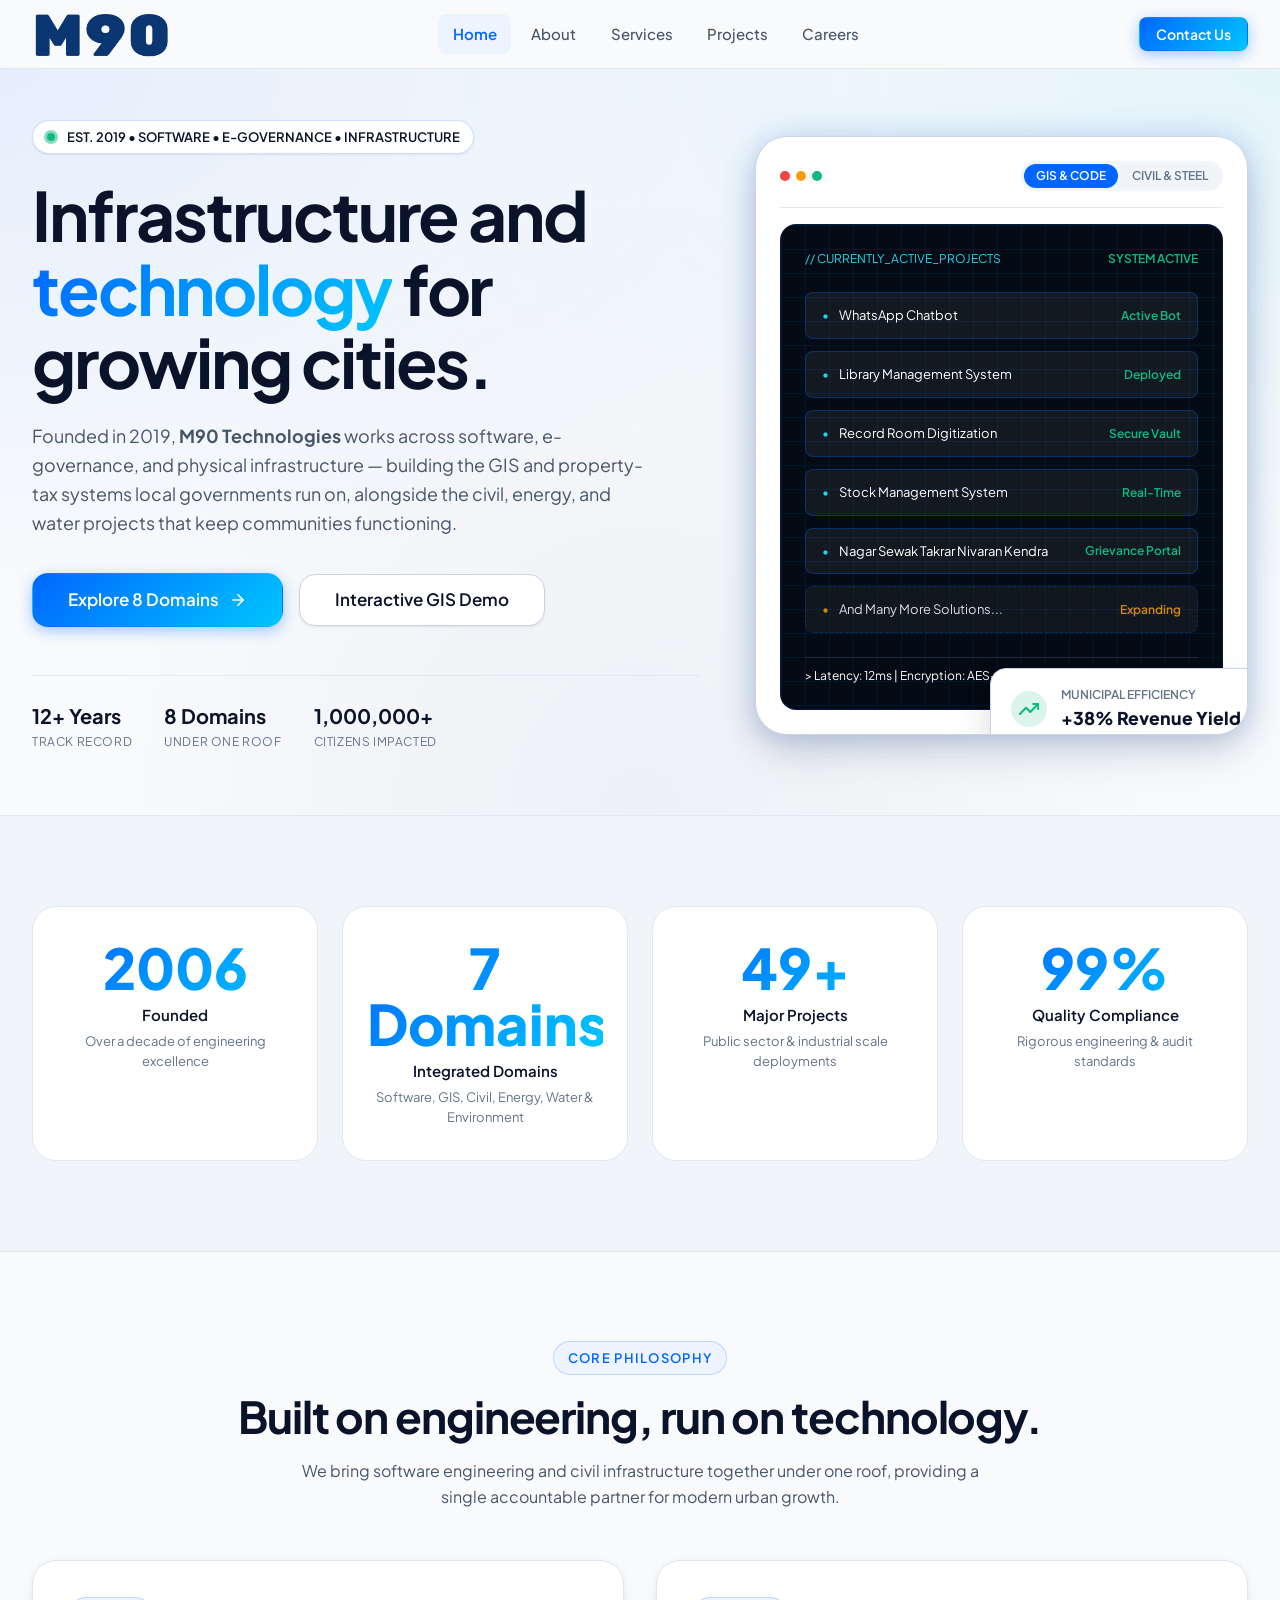
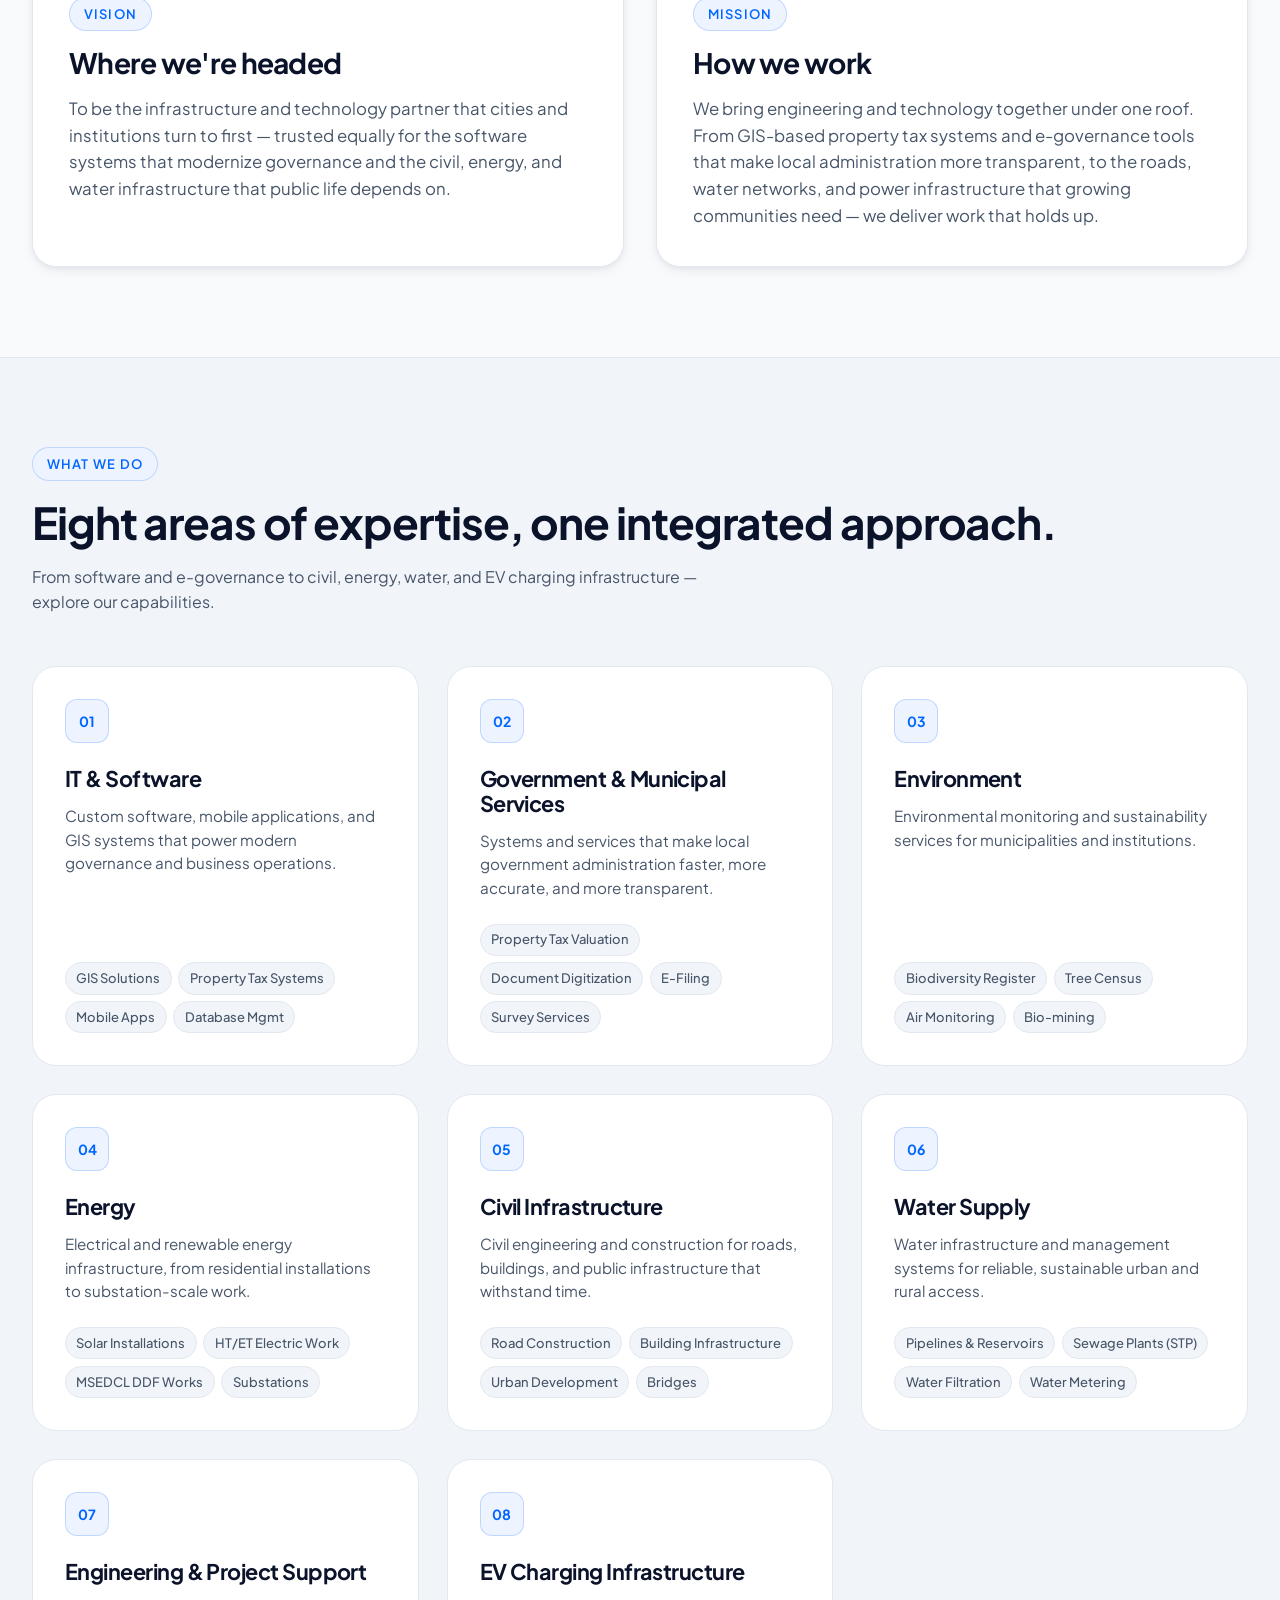
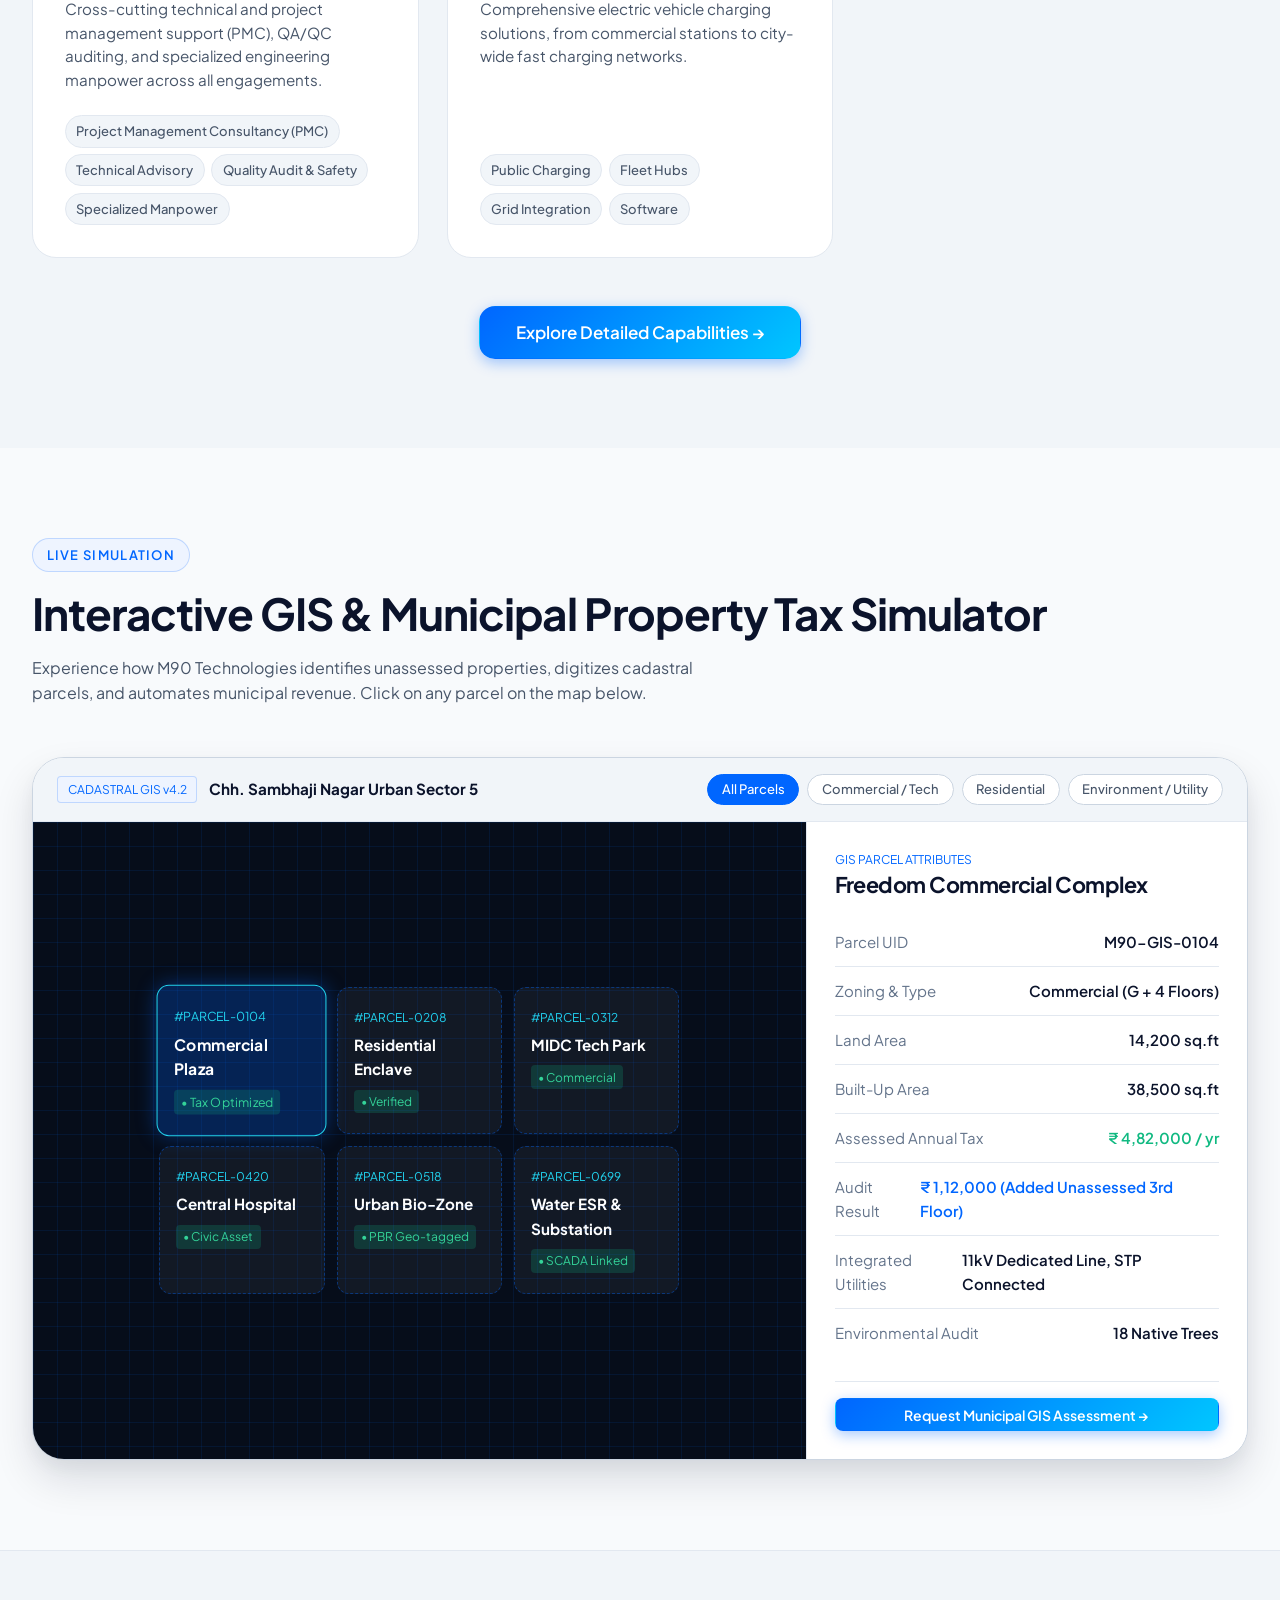
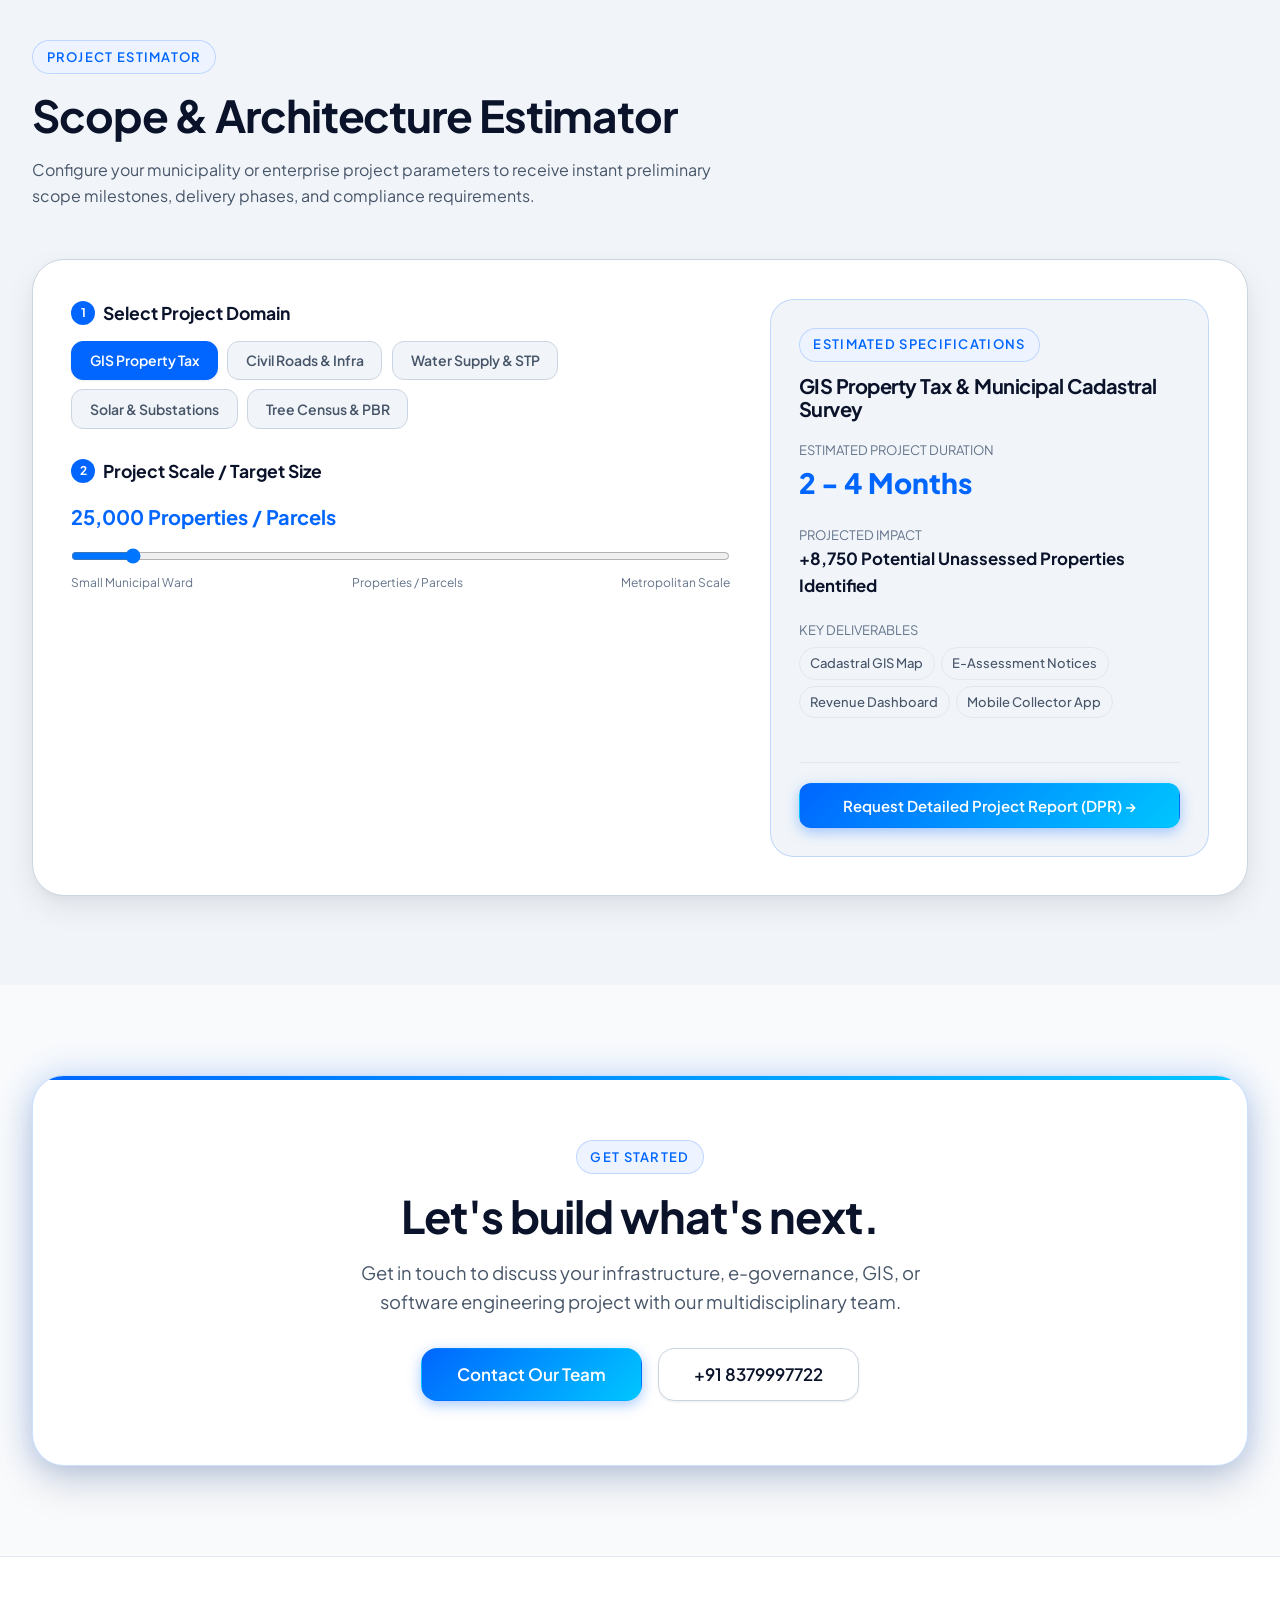
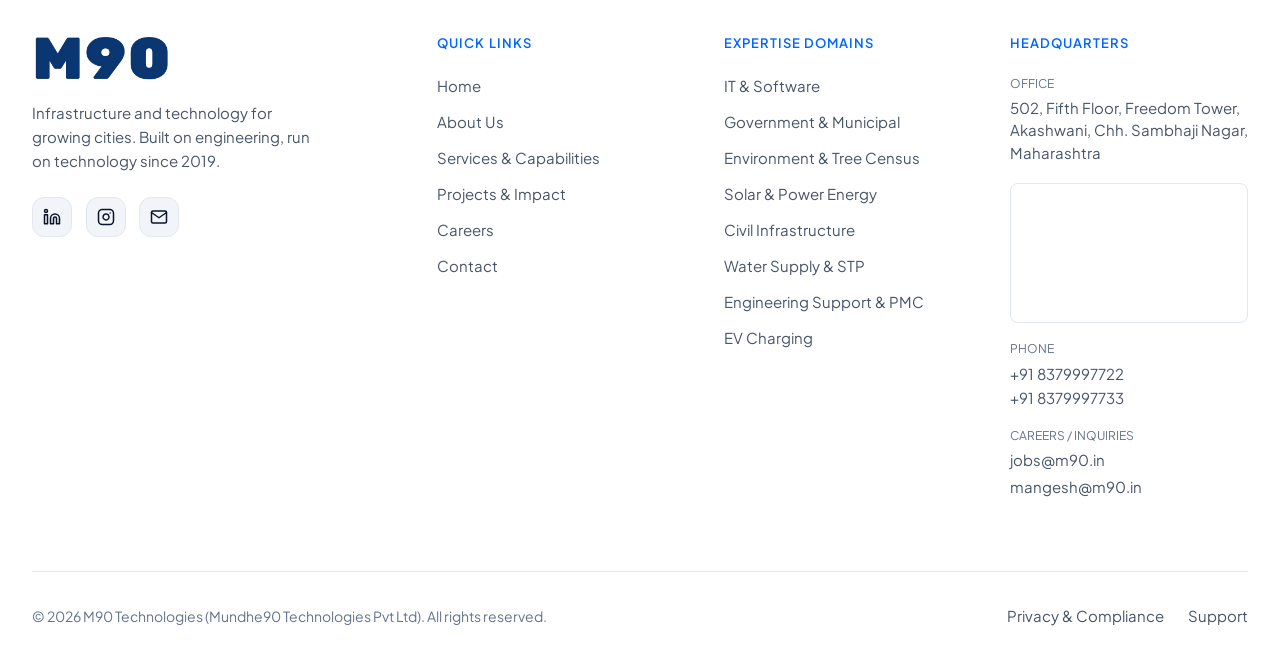
<file: index.html>
<!DOCTYPE html>
<html lang="en" data-theme="light">
<head>
  <meta charset="UTF-8">
  <meta name="viewport" content="width=device-width, initial-scale=1.0">
  
  <!-- Primary Meta Tags -->
  <title>M90 Technologies — Infrastructure &amp; Technology for Growing Cities</title>
  <meta name="title" content="M90 Technologies — Infrastructure &amp; Technology for Growing Cities">
  <meta name="description" content="Founded in 2019, M90 Technologies (Mundhe90 Technologies Pvt Ltd) delivers across software, GIS property-tax systems, e-governance, and civil, energy, and water infrastructure.">
  <meta name="keywords" content="M90 Technologies, GIS Property Tax, Municipal E-Governance, Civil Infrastructure, Solar Substations, Water Supply STP, Tree Census, Sambhaji Nagar Infrastructure">
  <meta name="author" content="M90 Technologies">
  <link rel="canonical" href="https://m90.in/">

  <!-- Favicon -->
  <link rel="icon" type="image/png" href="favicon_io/android-chrome-192x192.png">

  <!-- Open Graph / Facebook -->
  <meta property="og:type" content="website">
  <meta property="og:url" content="https://m90.in/">
  <meta property="og:title" content="M90 Technologies — Infrastructure &amp; Technology for Growing Cities">
  <meta property="og:description" content="M90 Technologies connects software, GIS systems, and e-governance with civil, energy, and water infrastructure.">
  <meta property="og:image" content="assets/images/logo.png">
  <meta property="og:site_name" content="M90 Technologies">

  <!-- Twitter -->
  <meta property="twitter:card" content="summary_large_image">
  <meta property="twitter:title" content="M90 Technologies — Infrastructure &amp; Technology for Growing Cities">
  <meta property="twitter:description" content="M90 Technologies connects software, GIS systems, and e-governance with civil, energy, and water infrastructure.">
  <meta property="twitter:image" content="assets/images/logo.png">

  <!-- Stylesheets -->
  <link rel="stylesheet" href="css/design-system.css">
  <link rel="stylesheet" href="css/components.css">
  <link rel="stylesheet" href="css/main.css">

  <!-- JSON-LD Structured Data -->
  <script type="application/ld+json">
  {
    "@context": "https://schema.org",
    "@type": "Corporation",
    "name": "M90 Technologies",
    "legalName": "Mundhe90 Technologies Pvt Ltd",
    "url": "https://m90.in",
    "logo": "https://m90.in/assets/images/logo.png",
    "foundingDate": "2019",
    "description": "Infrastructure and technology for growing cities. Specializing in GIS property tax systems, e-governance, civil infrastructure, water treatment, solar energy, and environmental services.",
    "address": {
      "@type": "PostalAddress",
      "streetAddress": "502, Fifth Floor, Freedom Tower, Akashwani",
      "addressLocality": "Chhatrapati Sambhaji Nagar",
      "addressRegion": "Maharashtra",
      "addressCountry": "IN"
    },
    "contactPoint": [
      {
        "@type": "ContactPoint",
        "telephone": "+91-8379997722",
        "contactType": "customer service",
        "email": "jobs@m90.in"
      },
      {
        "@type": "ContactPoint",
        "telephone": "+91-8379997733",
        "contactType": "technical support"
      }
    ]
  }
  </script>
</head>
<body>

  <!-- Accessibility Skip Link -->
  <a href="#main-content" class="skip-link">Skip to main content</a>

  <!-- Header -->
  <header class="site-header">
    <div class="container">
      <div class="header-inner">
        <!-- Logo -->
        <a href="index.html" class="brand-logo" aria-label="M90 Technologies Home">
          <img src="assets/images/logo.png" alt="M90 Technologies Logo" style="height: 48px; width: auto; object-fit: contain;">
        </a>

        <!-- Desktop Navigation -->
        <nav class="nav-desktop" aria-label="Primary Navigation">
          <a href="index.html" class="nav-link active">Home</a>
          <a href="about.html" class="nav-link">About</a>
          <a href="services.html" class="nav-link">Services</a>
          <a href="projects.html" class="nav-link">Projects</a>
          <a href="careers.html" class="nav-link">Careers</a>
        </nav>

        <!-- Header Actions -->
        <div class="header-actions">
          <a href="contact.html" class="btn btn-primary btn-sm hidden-mobile" style="display:inline-flex;">Contact Us</a>

          <!-- Mobile Hamburger -->
          <button type="button" id="mobile-menu-toggle" class="mobile-menu-toggle" aria-label="Toggle navigation menu" aria-expanded="false" aria-controls="mobile-drawer">
            <svg viewBox="0 0 24 24" fill="none" stroke="currentColor" stroke-width="2" stroke-linecap="round" stroke-linejoin="round">
              <line x1="3" y1="12" x2="21" y2="12"></line>
              <line x1="3" y1="6" x2="21" y2="6"></line>
              <line x1="3" y1="18" x2="21" y2="18"></line>
            </svg>
          </button>
        </div>
      </div>
    </div>
  </header>

  <!-- Mobile Drawer -->
  <div id="mobile-drawer" class="mobile-drawer" aria-label="Mobile Navigation">
    <div class="mobile-nav-links">
      <a href="index.html" class="mobile-nav-link active">Home</a>
      <a href="about.html" class="mobile-nav-link">About</a>
      <a href="services.html" class="mobile-nav-link">Services</a>
      <a href="projects.html" class="mobile-nav-link">Projects</a>
      <a href="careers.html" class="mobile-nav-link">Careers</a>
    </div>
    <div style="margin-top:auto; padding-top:1.5rem; border-top:1px solid var(--border-subtle);">
      <a href="contact.html" class="btn btn-primary" style="width:100%;">Contact Us</a>
    </div>
  </div>

  <main id="main-content">
    
    <!-- Hero Section -->
    <section class="hero-section">
      <div class="container">
        <div class="hero-grid">
          
          <!-- Hero Left Content -->
          <div class="hero-content reveal">
            <div class="hero-badge-group">
              <span class="pulse-dot"></span>
              <span class="hero-badge-text">EST. 2019 &bull; SOFTWARE &bull; E-GOVERNANCE &bull; INFRASTRUCTURE</span>
            </div>

            <h1 class="hero-title">
              Infrastructure and <br>
              <span class="hero-title-highlight">technology</span> for growing cities.
            </h1>

            <p class="hero-subtitle">
              Founded in 2019, <strong>M90 Technologies</strong> works across software, e-governance, and physical infrastructure — building the GIS and property-tax systems local governments run on, alongside the civil, energy, and water projects that keep communities functioning.
            </p>

            <div class="hero-ctas">
              <a href="services.html" class="btn btn-primary btn-lg">
                Explore 8 Domains
                <svg width="18" height="18" viewBox="0 0 24 24" fill="none" stroke="currentColor" stroke-width="2" stroke-linecap="round" stroke-linejoin="round">
                  <line x1="5" y1="12" x2="19" y2="12"></line>
                  <polyline points="12 5 19 12 12 19"></polyline>
                </svg>
              </a>
              <a href="#gis-demo" class="btn btn-secondary btn-lg">
                Interactive GIS Demo
              </a>
            </div>

            <!-- Trust Bar -->
            <div class="hero-trust-bar">
              <div class="hero-trust-item">
                <span class="hero-trust-val" data-counter-target="12" data-suffix="+ Years">12+ Years</span>
                <span class="hero-trust-lbl">Track Record</span>
              </div>
              <div class="hero-trust-item">
                <span class="hero-trust-val" data-counter-target="8" data-suffix=" Domains">8 Domains</span>
                <span class="hero-trust-lbl">Under One Roof</span>
              </div>
              <div class="hero-trust-item">
                <span class="hero-trust-val" data-counter-target="1000000" data-prefix="" data-suffix="+">1M+</span>
                <span class="hero-trust-lbl">Citizens Impacted</span>
              </div>
            </div>
          </div>

          <!-- Hero Right Visual (Dual Software & Steel Interactive Blueprint) -->
          <div class="hero-visual-card reveal stagger-1">
            <div class="hero-preview-header">
              <div class="window-dots">
                <span class="dot dot-red"></span>
                <span class="dot dot-yellow"></span>
                <span class="dot dot-green"></span>
              </div>
              <div class="hero-dual-switch">
                <button type="button" class="hero-switch-btn active" data-mode="software">GIS &amp; CODE</button>
                <button type="button" class="hero-switch-btn" data-mode="infra">CIVIL &amp; STEEL</button>
              </div>
            </div>

            <div id="hero-blueprint-content" class="hero-blueprint-view">
              <div class="grid-overlay"></div>
              <div class="blueprint-header">
                <span class="blueprint-tag">// CURRENTLY_ACTIVE_PROJECTS</span>
                <span class="layer-status">SYSTEM ACTIVE</span>
              </div>
              <div class="blueprint-layers">
                <div class="layer-bar">
                  <div class="layer-title"><span class="layer-icon">&bull;</span> WhatsApp Chatbot</div>
                  <span class="layer-status">Active Bot</span>
                </div>
                <div class="layer-bar">
                  <div class="layer-title"><span class="layer-icon">&bull;</span> Library Management System</div>
                  <span class="layer-status">Deployed</span>
                </div>
                <div class="layer-bar">
                  <div class="layer-title"><span class="layer-icon">&bull;</span> Record Room Digitization</div>
                  <span class="layer-status">Secure Vault</span>
                </div>
                <div class="layer-bar">
                  <div class="layer-title"><span class="layer-icon">&bull;</span> Stock Management System</div>
                  <span class="layer-status">Real-Time</span>
                </div>
                <div class="layer-bar">
                  <div class="layer-title"><span class="layer-icon">&bull;</span> Nagar Sewak Takrar Nivaran Kendra</div>
                  <span class="layer-status">Grievance Portal</span>
                </div>
                <div class="layer-bar" style="border-style: dashed; opacity: 0.85;">
                  <div class="layer-title"><span class="layer-icon" style="color: var(--brand-amber-500);">&bull;</span> And Many More Solutions...</div>
                  <span class="layer-status" style="color: var(--brand-amber-500);">Expanding</span>
                </div>
              </div>
              <div class="blueprint-footer text-muted" style="font-size: 0.75rem; border-top: 1px solid rgba(255,255,255,0.1); padding-top: 0.5rem;">
                &gt; Latency: 12ms | Encryption: AES-256 | High Availability
              </div>
            </div>

            <!-- Floating Badge -->
            <div class="floating-kpi-card">
              <div class="kpi-icon">
                <svg width="20" height="20" viewBox="0 0 24 24" fill="none" stroke="currentColor" stroke-width="2.5" stroke-linecap="round" stroke-linejoin="round">
                  <polyline points="23 6 13.5 15.5 8.5 10.5 1 18"></polyline>
                  <polyline points="17 6 23 6 23 12"></polyline>
                </svg>
              </div>
              <div>
                <div style="font-size: 0.75rem; color: var(--text-muted); font-weight: 600;">MUNICIPAL EFFICIENCY</div>
                <div style="font-size: 1.1rem; font-weight: 800; color: var(--text-primary);">+38% Revenue Yield</div>
              </div>
            </div>
          </div>

        </div>
      </div>
    </section>

    <!-- At A Glance Numbers Section -->
    <section class="section-py" style="background: var(--bg-card-subtle); border-top: 1px solid var(--border-subtle); border-bottom: 1px solid var(--border-subtle);">
      <div class="container">
        <div class="stats-grid">
          <div class="stat-item reveal stagger-1">
            <div class="stat-number" data-counter-target="2019" data-suffix="" data-format="false">2019</div>
            <div class="stat-label">Founded</div>
            <div class="stat-desc">Over a decade of engineering excellence</div>
          </div>
          <div class="stat-item reveal stagger-2">
            <div class="stat-number" data-counter-target="8" data-suffix=" Domains">8</div>
            <div class="stat-label">Integrated Domains</div>
            <div class="stat-desc">Software, GIS, Civil, Energy, Water &amp; Environment</div>
          </div>
          <div class="stat-item reveal stagger-3">
            <div class="stat-number" data-counter-target="50" data-prefix="" data-suffix="+">50+</div>
            <div class="stat-label">Major Projects</div>
            <div class="stat-desc">Public sector &amp; industrial scale deployments</div>
          </div>
          <div class="stat-item reveal stagger-4">
            <div class="stat-number" data-counter-target="100" data-suffix="%">100%</div>
            <div class="stat-label">Quality Compliance</div>
            <div class="stat-desc">Rigorous engineering &amp; audit standards</div>
          </div>
        </div>
      </div>
    </section>

    <!-- Vision & Mission Overview -->
    <section class="section-py">
      <div class="container">
        <div class="section-header text-center reveal">
          <span class="section-tag">CORE PHILOSOPHY</span>
          <h2 class="section-title">Built on engineering, run on technology.</h2>
          <p class="section-desc">
            We bring software engineering and civil infrastructure together under one roof, providing a single accountable partner for modern urban growth.
          </p>
        </div>

        <div style="display: grid; grid-template-columns: repeat(auto-fit, minmax(320px, 1fr)); gap: 2rem;">
          <!-- Vision Card -->
          <div class="card card-glow reveal stagger-1">
            <div class="section-tag" style="margin-bottom: 1rem;">VISION</div>
            <h3 style="margin-bottom: 1rem;">Where we're headed</h3>
            <p style="font-size: 1.05rem; line-height: 1.6;">
              To be the infrastructure and technology partner that cities and institutions turn to first — trusted equally for the software systems that modernize governance and the civil, energy, and water infrastructure that public life depends on.
            </p>
          </div>

          <!-- Mission Card -->
          <div class="card card-glow reveal stagger-2">
            <div class="section-tag" style="margin-bottom: 1rem;">MISSION</div>
            <h3 style="margin-bottom: 1rem;">How we work</h3>
            <p style="font-size: 1.05rem; line-height: 1.6;">
              We bring engineering and technology together under one roof. From GIS-based property tax systems and e-governance tools that make local administration more transparent, to the roads, water networks, and power infrastructure that growing communities need — we deliver work that holds up.
            </p>
          </div>
        </div>
      </div>
    </section>

    <!-- 7 Areas of Expertise Showcase -->
    <section class="section-py" style="background: var(--bg-card-subtle); border-top: 1px solid var(--border-subtle);">
      <div class="container">
        <div class="section-header reveal">
          <span class="section-tag">WHAT WE DO</span>
          <h2 class="section-title">Eight areas of expertise, one integrated approach.</h2>
          <p class="section-desc">
            From software and e-governance to civil, energy, water, and EV charging infrastructure — explore our capabilities.
          </p>
        </div>

        <!-- 7 Domain Grid Cards -->
        <div style="display: grid; grid-template-columns: repeat(auto-fit, minmax(320px, 1fr)); gap: 1.75rem;">
          
          <!-- Domain 1 -->
          <a href="services.html#it-software" class="domain-card reveal stagger-1">
            <div class="domain-badge">01</div>
            <h3 class="domain-title">IT &amp; Software</h3>
            <p class="domain-desc">Custom software, mobile applications, and GIS systems that power modern governance and business operations.</p>
            <div class="domain-tags">
              <span class="tag-pill">GIS Solutions</span>
              <span class="tag-pill">Property Tax Systems</span>
              <span class="tag-pill">Mobile Apps</span>
              <span class="tag-pill">Database Mgmt</span>
            </div>
          </a>

          <!-- Domain 2 -->
          <a href="services.html#government-municipal" class="domain-card reveal stagger-2">
            <div class="domain-badge">02</div>
            <h3 class="domain-title">Government &amp; Municipal Services</h3>
            <p class="domain-desc">Systems and services that make local government administration faster, more accurate, and more transparent.</p>
            <div class="domain-tags">
              <span class="tag-pill">Property Tax Valuation</span>
              <span class="tag-pill">Document Digitization</span>
              <span class="tag-pill">E-Filing</span>
              <span class="tag-pill">Survey Services</span>
            </div>
          </a>

          <!-- Domain 3 -->
          <a href="services.html#environment" class="domain-card reveal stagger-3">
            <div class="domain-badge">03</div>
            <h3 class="domain-title">Environment</h3>
            <p class="domain-desc">Environmental monitoring and sustainability services for municipalities and institutions.</p>
            <div class="domain-tags">
              <span class="tag-pill">Biodiversity Register</span>
              <span class="tag-pill">Tree Census</span>
              <span class="tag-pill">Air Monitoring</span>
              <span class="tag-pill">Bio-mining</span>
            </div>
          </a>

          <!-- Domain 4 -->
          <a href="services.html#energy" class="domain-card reveal stagger-1">
            <div class="domain-badge">04</div>
            <h3 class="domain-title">Energy</h3>
            <p class="domain-desc">Electrical and renewable energy infrastructure, from residential installations to substation-scale work.</p>
            <div class="domain-tags">
              <span class="tag-pill">Solar Installations</span>
              <span class="tag-pill">HT/ET Electric Work</span>
              <span class="tag-pill">MSEDCL DDF Works</span>
              <span class="tag-pill">Substations</span>
            </div>
          </a>

          <!-- Domain 5 -->
          <a href="services.html#civil" class="domain-card reveal stagger-2">
            <div class="domain-badge">05</div>
            <h3 class="domain-title">Civil Infrastructure</h3>
            <p class="domain-desc">Civil engineering and construction for roads, buildings, and public infrastructure that withstand time.</p>
            <div class="domain-tags">
              <span class="tag-pill">Road Construction</span>
              <span class="tag-pill">Building Infrastructure</span>
              <span class="tag-pill">Urban Development</span>
              <span class="tag-pill">Bridges</span>
            </div>
          </a>

          <!-- Domain 6 -->
          <a href="services.html#water-supply" class="domain-card reveal stagger-3">
            <div class="domain-badge">06</div>
            <h3 class="domain-title">Water Supply</h3>
            <p class="domain-desc">Water infrastructure and management systems for reliable, sustainable urban and rural access.</p>
            <div class="domain-tags">
              <span class="tag-pill">Pipelines &amp; Reservoirs</span>
              <span class="tag-pill">Sewage Plants (STP)</span>
              <span class="tag-pill">Water Filtration</span>
              <span class="tag-pill">Water Metering</span>
            </div>
          </a>

          <!-- Domain 7 -->
          <a href="services.html#engineering-support" class="domain-card reveal stagger-1">
            <div class="domain-badge">07</div>
            <h3 class="domain-title">Engineering &amp; Project Support</h3>
            <p class="domain-desc">Cross-cutting technical and project management support (PMC), QA/QC auditing, and specialized engineering manpower across all engagements.</p>
            <div class="domain-tags">
              <span class="tag-pill">Project Management Consultancy (PMC)</span>
              <span class="tag-pill">Technical Advisory</span>
              <span class="tag-pill">Quality Audit &amp; Safety</span>
              <span class="tag-pill">Specialized Manpower</span>
            </div>
          </a>

          <!-- Domain 8 -->
          <a href="services.html#ev-charging" class="domain-card reveal stagger-2">
            <div class="domain-badge">08</div>
            <h3 class="domain-title">EV Charging Infrastructure</h3>
            <p class="domain-desc">Comprehensive electric vehicle charging solutions, from commercial stations to city-wide fast charging networks.</p>
            <div class="domain-tags">
              <span class="tag-pill">Public Charging</span>
              <span class="tag-pill">Fleet Hubs</span>
              <span class="tag-pill">Grid Integration</span>
              <span class="tag-pill">Software</span>
            </div>
          </a>

        </div>

        <div style="text-align: center; margin-top: 3rem;">
          <a href="services.html" class="btn btn-primary btn-lg">Explore Detailed Capabilities &rarr;</a>
        </div>
      </div>
    </section>

    <!-- Interactive GIS Property Tax Demo Section -->
    <section id="gis-demo" class="section-py">
      <div class="container">
        <div class="section-header reveal">
          <span class="section-tag">LIVE SIMULATION</span>
          <h2 class="section-title">Interactive GIS &amp; Municipal Property Tax Simulator</h2>
          <p class="section-desc">
            Experience how M90 Technologies identifies unassessed properties, digitizes cadastral parcels, and automates municipal revenue. Click on any parcel on the map below.
          </p>
        </div>

        <div class="gis-simulator-container reveal stagger-1">
          <!-- Top Bar -->
          <div class="gis-header-bar">
            <div class="gis-title-group">
              <span class="gis-badge">CADASTRAL GIS v4.2</span>
              <strong style="font-size: 0.95rem;">Chh. Sambhaji Nagar Urban Sector 5</strong>
            </div>
            <div class="gis-controls">
              <button type="button" class="gis-filter-btn active" data-filter="all">All Parcels</button>
              <button type="button" class="gis-filter-btn" data-filter="commercial">Commercial / Tech</button>
              <button type="button" class="gis-filter-btn" data-filter="residential">Residential</button>
              <button type="button" class="gis-filter-btn" data-filter="environment">Environment / Utility</button>
            </div>
          </div>

          <!-- Interactive Grid & Inspector -->
          <div class="gis-interactive-grid">
            <!-- Simulated GIS Map -->
            <div class="gis-map-canvas-wrap">
              <div class="grid-overlay"></div>
              
              <div class="gis-parcels-map">
                <!-- Parcel 0 -->
                <div class="gis-parcel-cell selected" data-parcel-index="0" data-category="commercial">
                  <span class="parcel-id">#PARCEL-0104</span>
                  <div class="parcel-type">Commercial Plaza</div>
                  <span class="parcel-tax-status status-assessed">&bull; Tax Optimized</span>
                </div>

                <!-- Parcel 1 -->
                <div class="gis-parcel-cell" data-parcel-index="1" data-category="residential">
                  <span class="parcel-id">#PARCEL-0208</span>
                  <div class="parcel-type">Residential Enclave</div>
                  <span class="parcel-tax-status status-assessed">&bull; Verified</span>
                </div>

                <!-- Parcel 2 -->
                <div class="gis-parcel-cell" data-parcel-index="2" data-category="commercial">
                  <span class="parcel-id">#PARCEL-0312</span>
                  <div class="parcel-type">MIDC Tech Park</div>
                  <span class="parcel-tax-status status-assessed">&bull; Commercial</span>
                </div>

                <!-- Parcel 3 -->
                <div class="gis-parcel-cell" data-parcel-index="3" data-category="infrastructure">
                  <span class="parcel-id">#PARCEL-0420</span>
                  <div class="parcel-type">Central Hospital</div>
                  <span class="parcel-tax-status status-assessed">&bull; Civic Asset</span>
                </div>

                <!-- Parcel 4 -->
                <div class="gis-parcel-cell" data-parcel-index="4" data-category="environment">
                  <span class="parcel-id">#PARCEL-0518</span>
                  <div class="parcel-type">Urban Bio-Zone</div>
                  <span class="parcel-tax-status status-assessed">&bull; PBR Geo-tagged</span>
                </div>

                <!-- Parcel 5 -->
                <div class="gis-parcel-cell" data-parcel-index="5" data-category="infrastructure">
                  <span class="parcel-id">#PARCEL-0699</span>
                  <div class="parcel-type">Water ESR &amp; Substation</div>
                  <span class="parcel-tax-status status-assessed">&bull; SCADA Linked</span>
                </div>
              </div>
            </div>

            <!-- Inspector Panel -->
            <div class="gis-inspector-panel">
              <div>
                <div style="font-size: 0.75rem; font-family: var(--font-mono); color: var(--accent-primary); text-transform: uppercase; margin-bottom: 0.25rem;">
                  GIS PARCEL ATTRIBUTES
                </div>
                <h3 id="inspect-name" style="font-size: 1.35rem; margin-bottom: 1.25rem;">Freedom Commercial Complex</h3>

                <div class="inspector-field">
                  <span class="inspector-lbl">Parcel UID</span>
                  <span class="inspector-val" id="inspect-id">M90-GIS-0104</span>
                </div>

                <div class="inspector-field">
                  <span class="inspector-lbl">Zoning &amp; Type</span>
                  <span class="inspector-val" id="inspect-type">Commercial (G + 4 Floors)</span>
                </div>

                <div class="inspector-field">
                  <span class="inspector-lbl">Land Area</span>
                  <span class="inspector-val" id="inspect-land">14,200 sq.ft</span>
                </div>

                <div class="inspector-field">
                  <span class="inspector-lbl">Built-Up Area</span>
                  <span class="inspector-val" id="inspect-built">38,500 sq.ft</span>
                </div>

                <div class="inspector-field">
                  <span class="inspector-lbl">Assessed Annual Tax</span>
                  <span class="inspector-val" id="inspect-tax" style="color: var(--brand-emerald-500);">₹ 4,82,000 / yr</span>
                </div>

                <div class="inspector-field">
                  <span class="inspector-lbl">Audit Result</span>
                  <span class="inspector-val" id="inspect-leakage" style="color: var(--accent-primary);">₹ 1,12,000 (Added Unassessed 3rd Floor)</span>
                </div>

                <div class="inspector-field">
                  <span class="inspector-lbl">Integrated Utilities</span>
                  <span class="inspector-val" id="inspect-util">11kV Dedicated Line, STP Connected</span>
                </div>

                <div class="inspector-field">
                  <span class="inspector-lbl">Environmental Audit</span>
                  <span class="inspector-val" id="inspect-trees">18 Native Trees</span>
                </div>
              </div>

              <div style="margin-top: 1.5rem; padding-top: 1rem; border-top: 1px solid var(--border-subtle);">
                <a href="contact.html?subject=GIS%20Property%20Tax%20Inquiry" class="btn btn-primary btn-sm" style="width: 100%;">
                  Request Municipal GIS Assessment &rarr;
                </a>
              </div>
            </div>
          </div>
        </div>
      </div>
    </section>

    <!-- Project Scope & Architecture Estimator Section -->
    <section class="section-py" style="background: var(--bg-card-subtle); border-top: 1px solid var(--border-subtle);">
      <div class="container">
        <div class="section-header reveal">
          <span class="section-tag">PROJECT ESTIMATOR</span>
          <h2 class="section-title">Scope &amp; Architecture Estimator</h2>
          <p class="section-desc">
            Configure your municipality or enterprise project parameters to receive instant preliminary scope milestones, delivery phases, and compliance requirements.
          </p>
        </div>

        <div class="estimator-box reveal stagger-1">
          <div class="estimator-grid">
            
            <!-- Left Controls -->
            <div>
              <!-- Step 1: Select Domain -->
              <div class="estimator-step">
                <div class="estimator-step-title">
                  <span class="step-circle">1</span>
                  Select Project Domain
                </div>
                <div class="estimator-chips">
                  <button type="button" class="estimator-chip selected" data-profile="gis-tax">GIS Property Tax</button>
                  <button type="button" class="estimator-chip" data-profile="civil-infra">Civil Roads &amp; Infra</button>
                  <button type="button" class="estimator-chip" data-profile="water-stp">Water Supply &amp; STP</button>
                  <button type="button" class="estimator-chip" data-profile="solar-energy">Solar &amp; Substations</button>
                  <button type="button" class="estimator-chip" data-profile="env-census">Tree Census &amp; PBR</button>
                </div>
              </div>

              <!-- Step 2: Project Scale Slider -->
              <div class="estimator-step">
                <div class="estimator-step-title">
                  <span class="step-circle">2</span>
                  Project Scale / Target Size
                </div>
                <div class="estimator-slider-wrap">
                  <div class="slider-val-display" id="estimator-scale-val">25,000 Properties / Parcels</div>
                  <input type="range" id="estimator-scale-slider" class="form-control" style="cursor: pointer; height: 8px; padding: 0;" min="5000" max="250000" step="5000" value="25000">
                  <div style="display: flex; justify-content: space-between; font-size: 0.75rem; color: var(--text-muted); margin-top: 0.4rem;">
                    <span>Small Municipal Ward</span>
                    <span id="estimator-unit-label">Properties</span>
                    <span>Metropolitan Scale</span>
                  </div>
                </div>
              </div>
            </div>

            <!-- Right Summary -->
            <div class="estimator-summary-card">
              <div>
                <span class="section-tag" style="margin-bottom: 0.75rem;">ESTIMATED SPECIFICATIONS</span>
                <h3 id="estimator-domain-title" style="font-size: 1.25rem; margin-bottom: 1.25rem;">GIS Property Tax &amp; Municipal Cadastral Survey</h3>

                <div class="summary-metric">
                  <div style="font-size: 0.8125rem; color: var(--text-muted); text-transform: uppercase;">Estimated Project Duration</div>
                  <div class="summary-metric-val" id="est-time" style="color: var(--accent-primary);">3 - 5 Months</div>
                </div>

                <div class="summary-metric">
                  <div style="font-size: 0.8125rem; color: var(--text-muted); text-transform: uppercase;">Projected Impact</div>
                  <div style="font-weight: 700; color: var(--text-primary); font-size: 1.05rem;" id="est-impact">+8,750 Potential Unassessed Properties Identified</div>
                </div>

                <div class="summary-metric">
                  <div style="font-size: 0.8125rem; color: var(--text-muted); text-transform: uppercase;">Key Deliverables</div>
                  <div id="est-deliverables" style="display: flex; flex-wrap: wrap; gap: 0.4rem; margin-top: 0.4rem;">
                    <span class="tag-pill">Cadastral GIS Map</span>
                    <span class="tag-pill">E-Assessment Notices</span>
                    <span class="tag-pill">Revenue Dashboard</span>
                  </div>
                </div>
              </div>

              <div style="margin-top: 1.5rem; padding-top: 1.25rem; border-top: 1px solid var(--border-subtle);">
                <a href="contact.html?subject=Project%20Estimator%20Proposal%20Request" class="btn btn-primary" style="width: 100%;">
                  Request Detailed Project Report (DPR) &rarr;
                </a>
              </div>
            </div>

          </div>
        </div>
      </div>
    </section>

    <!-- Call to Action Banner -->
    <section class="section-py">
      <div class="container">
        <div class="cta-banner reveal">
          <span class="section-tag">GET STARTED</span>
          <h2 style="font-size: clamp(2rem, 3.5vw, 3rem); margin-bottom: 1rem;">Let's build what's next.</h2>
          <p style="font-size: 1.15rem; color: var(--text-secondary); max-width: 620px; margin: 0 auto 2rem auto;">
            Get in touch to discuss your infrastructure, e-governance, GIS, or software engineering project with our multidisciplinary team.
          </p>
          <div style="display: flex; justify-content: center; gap: 1rem; flex-wrap: wrap;">
            <a href="contact.html" class="btn btn-primary btn-lg">Contact Our Team</a>
            <a href="tel:+918379997722" class="btn btn-secondary btn-lg">+91 8379997722</a>
          </div>
        </div>
      </div>
    </section>

  </main>

  <!-- Footer -->
  <footer class="site-footer">
    <div class="container">
      <div class="footer-grid">
        
        <!-- Col 1: Brand -->
        <div>
          <a href="index.html" class="brand-logo" style="margin-bottom: 1.25rem;">
            <img src="assets/images/logo.png" alt="M90 Technologies Logo" style="height: 48px; width: auto; object-fit: contain;">
          </a>
          <p style="font-size: 0.9375rem; color: var(--text-secondary); line-height: 1.6; max-width: 280px; margin-bottom: 1.5rem;">
            Infrastructure and technology for growing cities. Built on engineering, run on technology since 2019.
          </p>
          <div class="social-links">
            <a href="https://www.linkedin.com/company/m90-technologies/" target="_blank" rel="noopener noreferrer" class="social-btn" aria-label="LinkedIn">
              <svg viewBox="0 0 24 24" fill="none" stroke="currentColor" stroke-width="2" stroke-linecap="round" stroke-linejoin="round">
                <path d="M16 8a6 6 0 0 1 6 6v7h-4v-7a2 2 0 0 0-2-2 2 2 0 0 0-2 2v7h-4v-7a6 6 0 0 1 6-6z"></path>
                <rect x="2" y="9" width="4" height="12"></rect>
                <circle cx="4" cy="4" r="2"></circle>
              </svg>
            </a>
            <a href="https://www.instagram.com/m90tech" target="_blank" rel="noopener noreferrer" class="social-btn" aria-label="Instagram">
              <svg viewBox="0 0 24 24" fill="none" stroke="currentColor" stroke-width="2" stroke-linecap="round" stroke-linejoin="round">
                <rect x="2" y="2" width="20" height="20" rx="5" ry="5"></rect>
                <path d="M16 11.37A4 4 0 1 1 12.63 8 4 4 0 0 1 16 11.37z"></path>
                <line x1="17.5" y1="6.5" x2="17.51" y2="6.5"></line>
              </svg>
            </a>
            <a href="mailto:jobs@m90.in" class="social-btn" aria-label="Email">
              <svg viewBox="0 0 24 24" fill="none" stroke="currentColor" stroke-width="2" stroke-linecap="round" stroke-linejoin="round">
                <rect x="2" y="4" width="20" height="16" rx="2"></rect>
                <path d="M22 6l-10 7L2 6"></path>
              </svg>
            </a>
          </div>
        </div>

        <!-- Col 2: Quick Links -->
        <div>
          <div class="footer-col-title">Quick Links</div>
          <div class="footer-links">
            <a href="index.html" class="footer-link">Home</a>
            <a href="about.html" class="footer-link">About Us</a>
            <a href="services.html" class="footer-link">Services &amp; Capabilities</a>
            <a href="projects.html" class="footer-link">Projects &amp; Impact</a>
            <a href="careers.html" class="footer-link">Careers</a>
            <a href="contact.html" class="footer-link">Contact</a>
          </div>
        </div>

        <!-- Col 3: 8 Domains -->
        <div>
          <div class="footer-col-title">Expertise Domains</div>
          <div class="footer-links">
            <a href="services.html#it-software" class="footer-link">IT &amp; Software</a>
            <a href="services.html#government-municipal" class="footer-link">Government &amp; Municipal</a>
            <a href="services.html#environment" class="footer-link">Environment &amp; Tree Census</a>
            <a href="services.html#energy" class="footer-link">Solar &amp; Power Energy</a>
            <a href="services.html#civil" class="footer-link">Civil Infrastructure</a>
            <a href="services.html#water-supply" class="footer-link">Water Supply &amp; STP</a>
            <a href="services.html#engineering-support" class="footer-link">Engineering Support &amp; PMC</a>
            <a href="services.html#ev-charging" class="footer-link">EV Charging</a>
          </div>
        </div>

        <!-- Col 4: Contact -->
        <div>
          <div class="footer-col-title">Headquarters</div>
          <div class="footer-contact-item">
            <span class="footer-contact-label">Office</span>
            <address style="font-style: normal; line-height: 1.5;">
              502, Fifth Floor, Freedom Tower, Akashwani, Chh. Sambhaji Nagar, Maharashtra
                        </address>
            <div style="margin-top: 1rem; border-radius: 8px; overflow: hidden; height: 140px; border: 1px solid var(--border-subtle);">
              <iframe src="https://maps.google.com/maps?q=Freedom+Tower,+Akashwani,+Chhatrapati+Sambhaji+Nagar&amp;t=&amp;z=15&amp;ie=UTF8&amp;iwloc=&amp;output=embed" width="100%" height="100%" style="border:0;" allowfullscreen="" loading="lazy" referrerpolicy="no-referrer-when-downgrade"></iframe>
            </div>
          </div>
          <div class="footer-contact-item">
            <span class="footer-contact-label">Phone</span>
            <div>
              <a href="tel:+918379997722" class="footer-link">+91 8379997722</a> <br>
              <a href="tel:+918379997733" class="footer-link">+91 8379997733</a>
            </div>
          </div>
          <div class="footer-contact-item">
            <span class="footer-contact-label">Careers / Inquiries</span>
            <a href="mailto:jobs@m90.in" class="footer-link">jobs@m90.in</a>
              <a href="mailto:mangesh@m90.in" class="footer-link">mangesh@m90.in</a>
          </div>
        </div>

      </div>

      <!-- Bottom Bar -->
      <div class="footer-bottom">
        <div>
          &copy; 2026 M90 Technologies (Mundhe90 Technologies Pvt Ltd). All rights reserved.
        </div>
        <div style="display:flex; gap:1.5rem;">
          <a href="about.html" class="footer-link">Privacy &amp; Compliance</a>
          <a href="contact.html" class="footer-link">Support</a>
        </div>
      </div>
    </div>
  </footer>

  <!-- Scripts -->
  <script src="js/main.js"></script>
  <script src="js/gis-simulator.js"></script>
  <script src="js/estimator.js"></script>
  <script src="js/forms.js"></script>
</body>
</html>
</file>
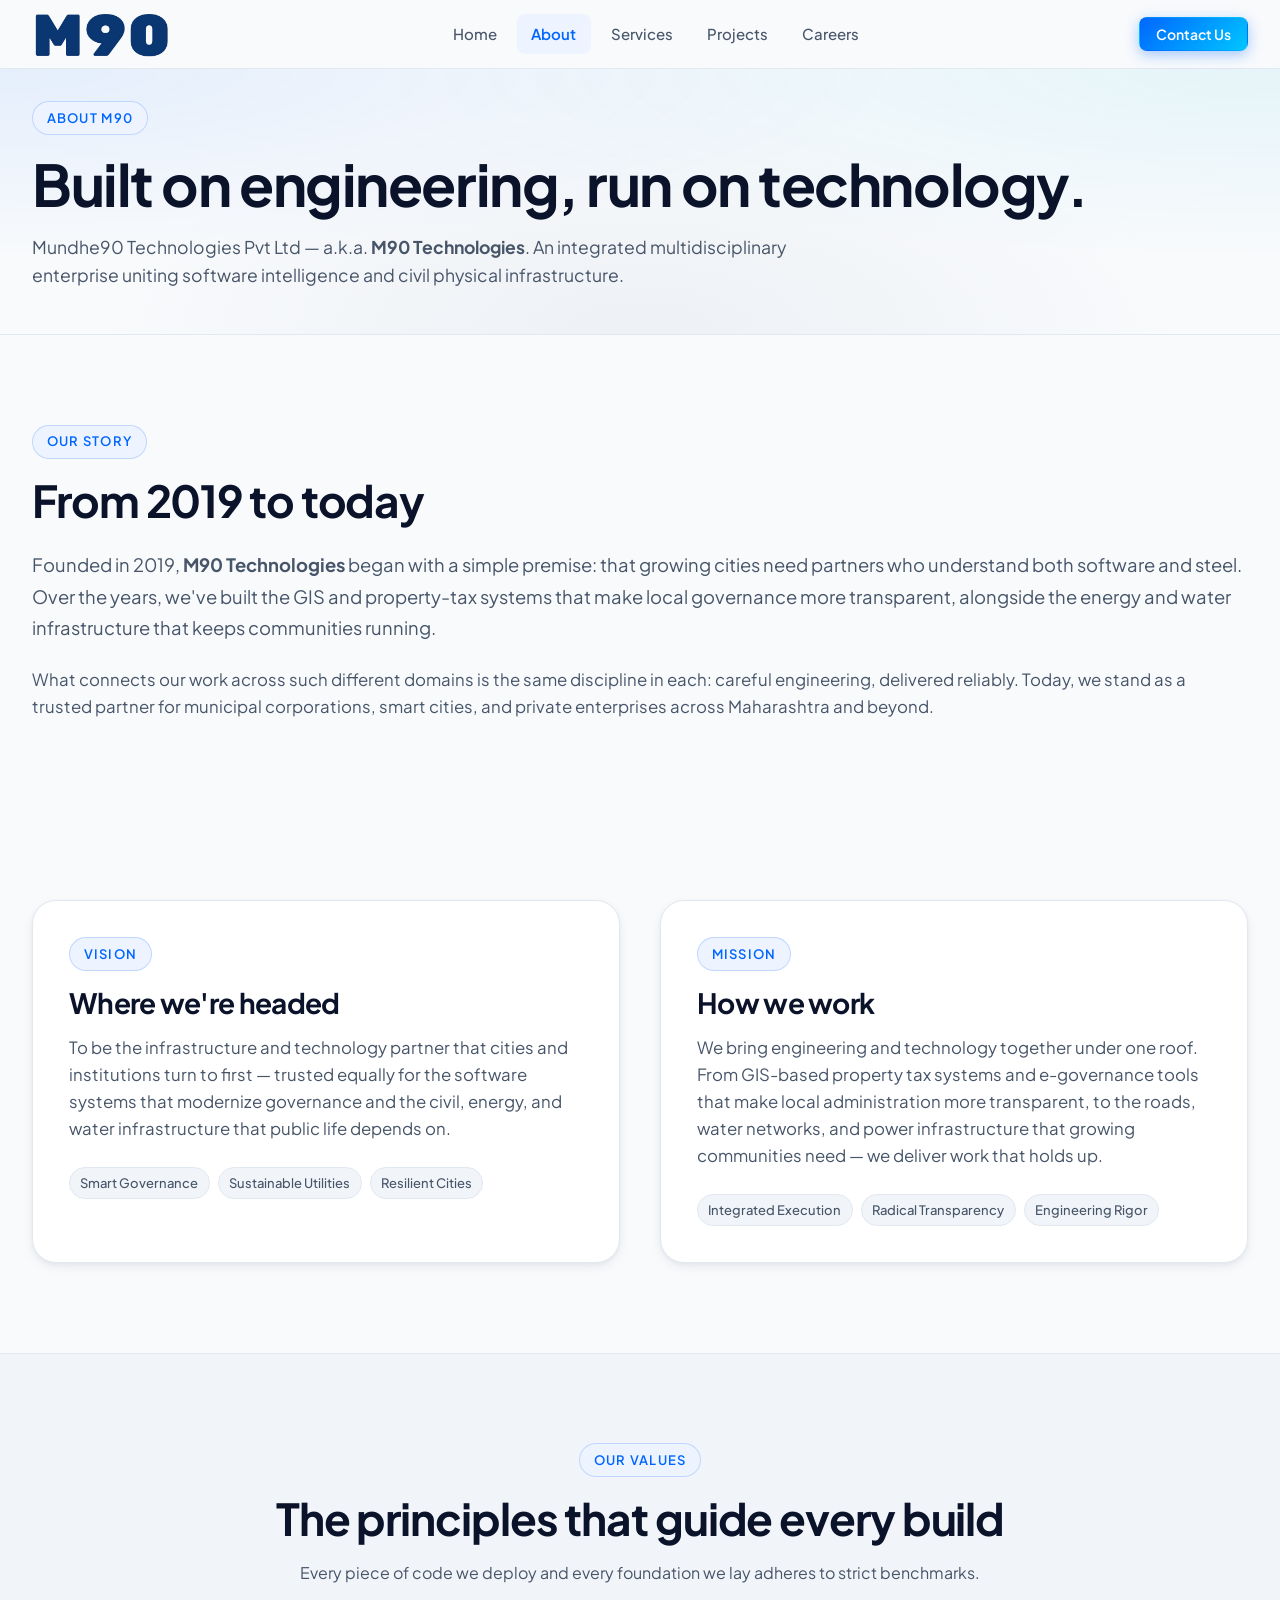
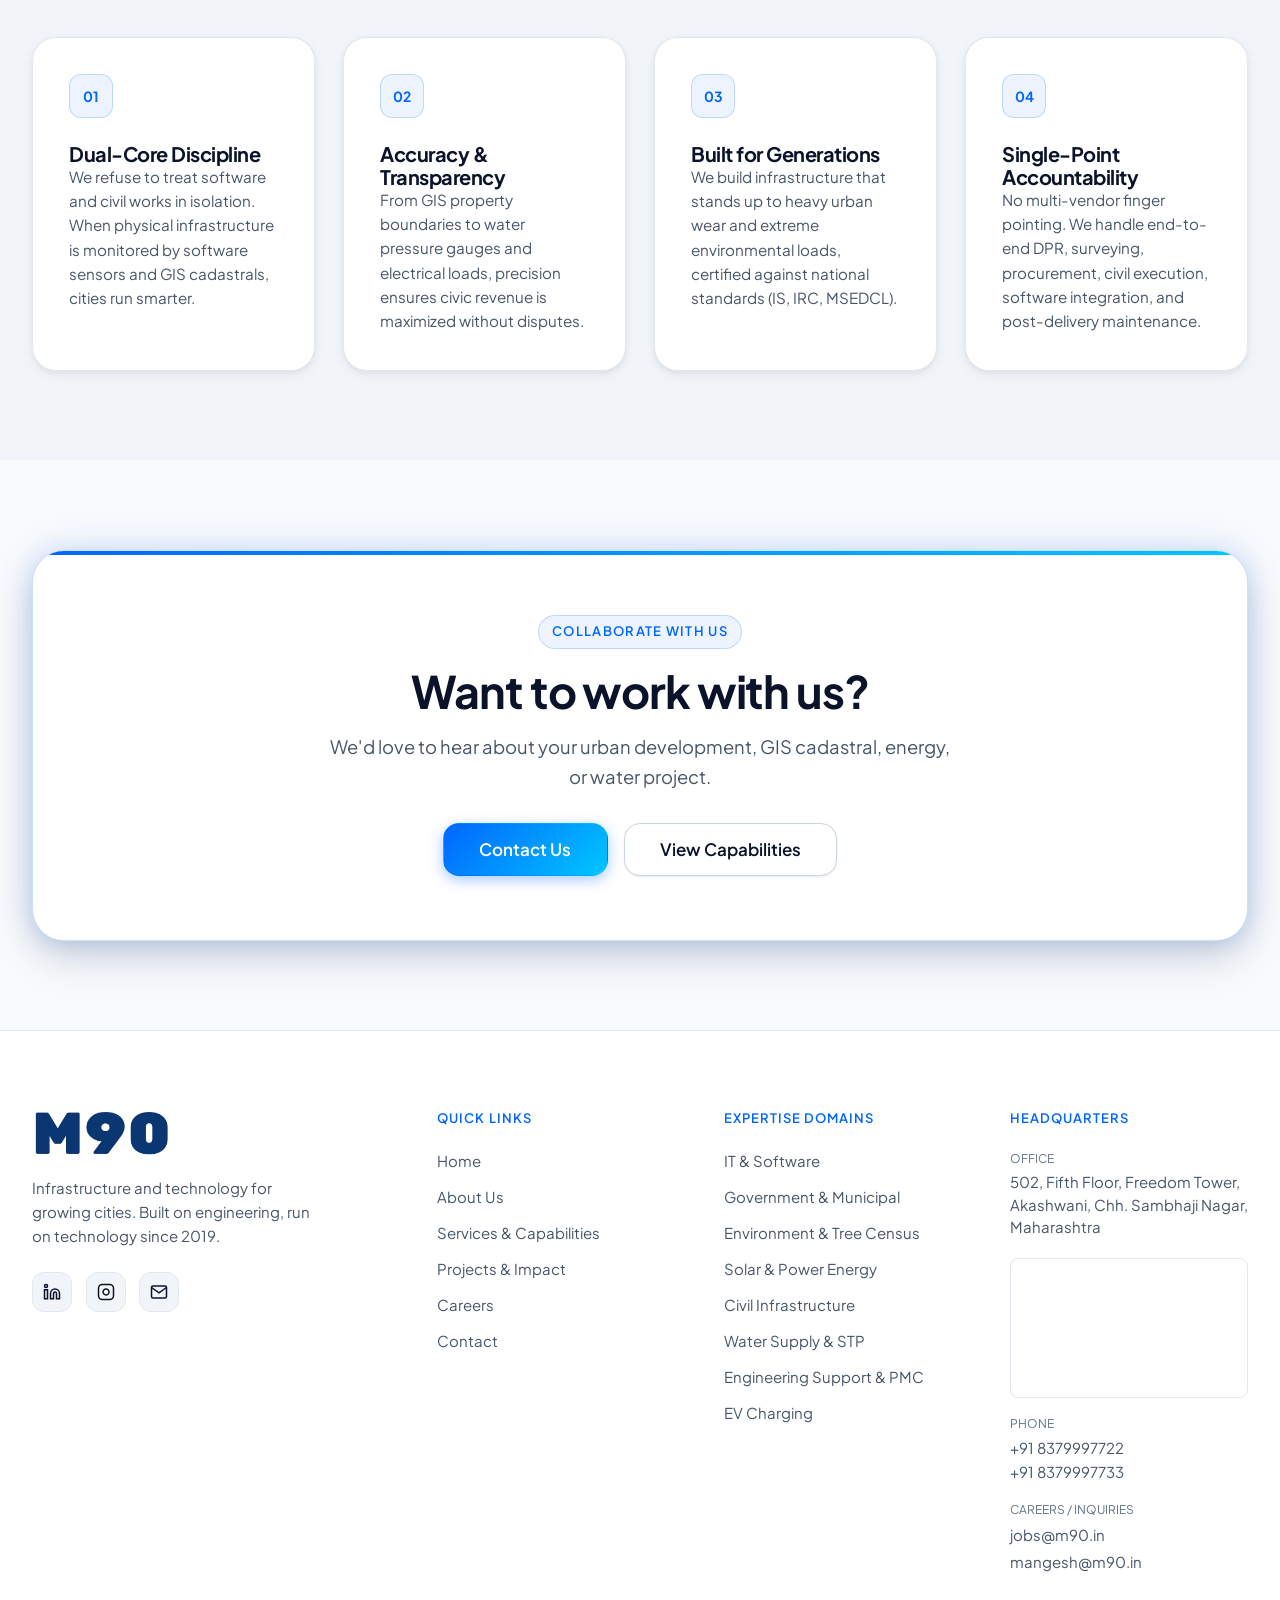
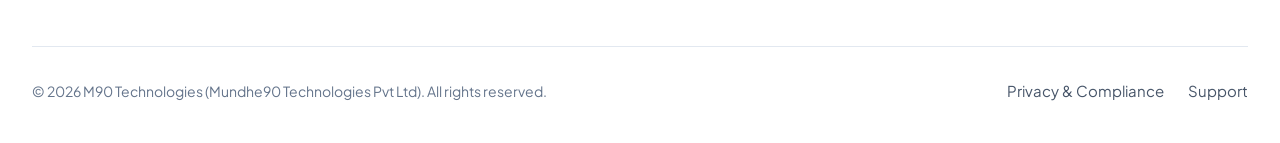
<file: about.html>
<!DOCTYPE html>
<html lang="en" data-theme="light">
<head>
  <meta charset="UTF-8">
  <meta name="viewport" content="width=device-width, initial-scale=1.0">
  
  <title>About Us — M90 Technologies (Mundhe90 Technologies Pvt Ltd)</title>
  <meta name="title" content="About Us — M90 Technologies">
  <meta name="description" content="Learn about M90 Technologies (Mundhe90 Technologies Pvt Ltd) — our story from 2019, vision, mission, and foundational principles across software and infrastructure.">
  <link rel="canonical" href="https://m90.in/about">
  <link rel="icon" type="image/png" href="favicon_io/android-chrome-192x192.png">

  <link rel="stylesheet" href="css/design-system.css">
  <link rel="stylesheet" href="css/components.css">
  <link rel="stylesheet" href="css/main.css">
</head>
<body>

  <a href="#main-content" class="skip-link">Skip to main content</a>

  <!-- Header -->
  <header class="site-header">
    <div class="container">
      <div class="header-inner">
        <a href="index.html" class="brand-logo" aria-label="M90 Technologies Home">
          <img src="assets/images/logo.png" alt="M90 Technologies Logo" style="height: 48px; width: auto; object-fit: contain;">
        </a>

        <nav class="nav-desktop" aria-label="Primary Navigation">
          <a href="index.html" class="nav-link">Home</a>
          <a href="about.html" class="nav-link active">About</a>
          <a href="services.html" class="nav-link">Services</a>
          <a href="projects.html" class="nav-link">Projects</a>
          <a href="careers.html" class="nav-link">Careers</a>
        </nav>

        <div class="header-actions">

          <a href="contact.html" class="btn btn-primary btn-sm hidden-mobile" style="display:inline-flex;">Contact Us</a>
          <button type="button" id="mobile-menu-toggle" class="mobile-menu-toggle" aria-label="Toggle navigation menu" aria-expanded="false" aria-controls="mobile-drawer">
            <svg viewBox="0 0 24 24" fill="none" stroke="currentColor" stroke-width="2"><line x1="3" y1="12" x2="21" y2="12"></line><line x1="3" y1="6" x2="21" y2="6"></line><line x1="3" y1="18" x2="21" y2="18"></line></svg>
          </button>
        </div>
      </div>
    </div>
  </header>

  <!-- Mobile Drawer -->
  <div id="mobile-drawer" class="mobile-drawer">
    <div class="mobile-nav-links">
      <a href="index.html" class="mobile-nav-link">Home</a>
      <a href="about.html" class="mobile-nav-link active">About</a>
      <a href="services.html" class="mobile-nav-link">Services</a>
      <a href="projects.html" class="mobile-nav-link">Projects</a>
      <a href="careers.html" class="mobile-nav-link">Careers</a>
    </div>
    <div style="margin-top:auto; padding-top:1.5rem; border-top:1px solid var(--border-subtle);">
      <a href="contact.html" class="btn btn-primary" style="width:100%;">Contact Us</a>
    </div>
  </div>

  <main id="main-content">
    
    <!-- Page Header -->
    <section class="page-header">
      <div class="container">
        <div class="reveal">
          <span class="section-tag">ABOUT M90</span>
          <h1 class="page-header-title">Built on engineering, run on technology.</h1>
          <p class="page-header-desc">
            Mundhe90 Technologies Pvt Ltd — a.k.a. <strong>M90 Technologies</strong>. An integrated multidisciplinary enterprise uniting software intelligence and civil physical infrastructure.
          </p>
        </div>
      </div>
    </section>

    <!-- Company Story Section -->
    <section class="section-py">
      <div class="container">
        <div style="display: grid; grid-template-columns: 1fr; gap: 3rem; align-items: center;" class="reveal">
          <div>
            <span class="section-tag">OUR STORY</span>
            <h2 style="margin-bottom: 1.5rem;">From 2019 to today</h2>
            <p style="font-size: 1.15rem; line-height: 1.7; margin-bottom: 1.5rem;">
              Founded in 2019, <strong>M90 Technologies</strong> began with a simple premise: that growing cities need partners who understand both software and steel. Over the years, we've built the GIS and property-tax systems that make local governance more transparent, alongside the energy and water infrastructure that keeps communities running.
            </p>
            <p style="font-size: 1.05rem; line-height: 1.6; color: var(--text-secondary);">
              What connects our work across such different domains is the same discipline in each: careful engineering, delivered reliably. Today, we stand as a trusted partner for municipal corporations, smart cities, and private enterprises across Maharashtra and beyond.
            </p>
          </div>
        </div>
      </div>
    </section>

    <!-- Vision & Mission Deep Dive -->
    <section class="section-py">
      <div class="container">
        <div style="display: grid; grid-template-columns: repeat(auto-fit, minmax(320px, 1fr)); gap: 2.5rem;">
          
          <div class="card card-glow reveal stagger-1">
            <span class="section-tag">VISION</span>
            <h3 style="font-size: 1.75rem; margin-bottom: 1rem;">Where we're headed</h3>
            <p style="font-size: 1.05rem; line-height: 1.6;">
              To be the infrastructure and technology partner that cities and institutions turn to first — trusted equally for the software systems that modernize governance and the civil, energy, and water infrastructure that public life depends on.
            </p>
            <div style="margin-top: 1.5rem; display: flex; flex-wrap: wrap; gap: 0.5rem;">
              <span class="tag-pill">Smart Governance</span>
              <span class="tag-pill">Sustainable Utilities</span>
              <span class="tag-pill">Resilient Cities</span>
            </div>
          </div>

          <div class="card card-glow reveal stagger-2">
            <span class="section-tag">MISSION</span>
            <h3 style="font-size: 1.75rem; margin-bottom: 1rem;">How we work</h3>
            <p style="font-size: 1.05rem; line-height: 1.6;">
              We bring engineering and technology together under one roof. From GIS-based property tax systems and e-governance tools that make local administration more transparent, to the roads, water networks, and power infrastructure that growing communities need — we deliver work that holds up.
            </p>
            <div style="margin-top: 1.5rem; display: flex; flex-wrap: wrap; gap: 0.5rem;">
              <span class="tag-pill">Integrated Execution</span>
              <span class="tag-pill">Radical Transparency</span>
              <span class="tag-pill">Engineering Rigor</span>
            </div>
          </div>

        </div>
      </div>
    </section>

    <!-- Core Foundational Values -->
    <section class="section-py" style="background: var(--bg-card-subtle); border-top: 1px solid var(--border-subtle);">
      <div class="container">
        <div class="section-header text-center reveal">
          <span class="section-tag">OUR VALUES</span>
          <h2 class="section-title">The principles that guide every build</h2>
          <p class="section-desc">Every piece of code we deploy and every foundation we lay adheres to strict benchmarks.</p>
        </div>

        <div style="display: grid; grid-template-columns: repeat(auto-fit, minmax(280px, 1fr)); gap: 1.75rem;">
          
          <div class="card reveal stagger-1">
            <div class="domain-badge">01</div>
            <h4>Dual-Core Discipline</h4>
            <p style="font-size: 0.95rem;">We refuse to treat software and civil works in isolation. When physical infrastructure is monitored by software sensors and GIS cadastrals, cities run smarter.</p>
          </div>

          <div class="card reveal stagger-2">
            <div class="domain-badge">02</div>
            <h4>Accuracy &amp; Transparency</h4>
            <p style="font-size: 0.95rem;">From GIS property boundaries to water pressure gauges and electrical loads, precision ensures civic revenue is maximized without disputes.</p>
          </div>

          <div class="card reveal stagger-3">
            <div class="domain-badge">03</div>
            <h4>Built for Generations</h4>
            <p style="font-size: 0.95rem;">We build infrastructure that stands up to heavy urban wear and extreme environmental loads, certified against national standards (IS, IRC, MSEDCL).</p>
          </div>

          <div class="card reveal stagger-4">
            <div class="domain-badge">04</div>
            <h4>Single-Point Accountability</h4>
            <p style="font-size: 0.95rem;">No multi-vendor finger pointing. We handle end-to-end DPR, surveying, procurement, civil execution, software integration, and post-delivery maintenance.</p>
          </div>

        </div>
      </div>
    </section>

    <!-- Call to Action Banner -->
    <section class="section-py">
      <div class="container">
        <div class="cta-banner reveal">
          <span class="section-tag">COLLABORATE WITH US</span>
          <h2 style="font-size: clamp(2rem, 3.5vw, 3rem); margin-bottom: 1rem;">Want to work with us?</h2>
          <p style="font-size: 1.15rem; color: var(--text-secondary); max-width: 620px; margin: 0 auto 2rem auto;">
            We'd love to hear about your urban development, GIS cadastral, energy, or water project.
          </p>
          <div style="display: flex; justify-content: center; gap: 1rem; flex-wrap: wrap;">
            <a href="contact.html" class="btn btn-primary btn-lg">Contact Us</a>
            <a href="services.html" class="btn btn-secondary btn-lg">View Capabilities</a>
          </div>
        </div>
      </div>
    </section>

  </main>

  <!-- Footer -->
  <footer class="site-footer">
    <div class="container">
      <div class="footer-grid">
        <div>
          <a href="index.html" class="brand-logo" style="margin-bottom: 1.25rem;">
            <img src="assets/images/logo.png" alt="M90 Technologies Logo" style="height: 48px; width: auto; object-fit: contain;">
          </a>
          <p style="font-size: 0.9375rem; color: var(--text-secondary); line-height: 1.6; max-width: 280px; margin-bottom: 1.5rem;">
            Infrastructure and technology for growing cities. Built on engineering, run on technology since 2019.
          </p>
          <div class="social-links">
            <a href="https://www.linkedin.com/company/m90-technologies/" target="_blank" rel="noopener noreferrer" class="social-btn" aria-label="LinkedIn">
              <svg viewBox="0 0 24 24" fill="none" stroke="currentColor" stroke-width="2"><path d="M16 8a6 6 0 0 1 6 6v7h-4v-7a2 2 0 0 0-2-2 2 2 0 0 0-2 2v7h-4v-7a6 6 0 0 1 6-6z"></path><rect x="2" y="9" width="4" height="12"></rect><circle cx="4" cy="4" r="2"></circle></svg>
            </a>
            <a href="https://www.instagram.com/m90tech" target="_blank" rel="noopener noreferrer" class="social-btn" aria-label="Instagram">
              <svg viewBox="0 0 24 24" fill="none" stroke="currentColor" stroke-width="2"><rect x="2" y="2" width="20" height="20" rx="5" ry="5"></rect><path d="M16 11.37A4 4 0 1 1 12.63 8 4 4 0 0 1 16 11.37z"></path><line x1="17.5" y1="6.5" x2="17.51" y2="6.5"></line></svg>
            </a>
            <a href="mailto:jobs@m90.in" class="social-btn" aria-label="Email">
              <svg viewBox="0 0 24 24" fill="none" stroke="currentColor" stroke-width="2"><rect x="2" y="4" width="20" height="16" rx="2"></rect><path d="M22 6l-10 7L2 6"></path></svg>
            </a>
          </div>
        </div>

        <div>
          <div class="footer-col-title">Quick Links</div>
          <div class="footer-links">
            <a href="index.html" class="footer-link">Home</a>
            <a href="about.html" class="footer-link">About Us</a>
            <a href="services.html" class="footer-link">Services &amp; Capabilities</a>
            <a href="projects.html" class="footer-link">Projects &amp; Impact</a>
            <a href="careers.html" class="footer-link">Careers</a>
            <a href="contact.html" class="footer-link">Contact</a>
          </div>
        </div>

        <div>
          <div class="footer-col-title">Expertise Domains</div>
          <div class="footer-links">
            <a href="services.html#it-software" class="footer-link">IT &amp; Software</a>
            <a href="services.html#government-municipal" class="footer-link">Government &amp; Municipal</a>
            <a href="services.html#environment" class="footer-link">Environment &amp; Tree Census</a>
            <a href="services.html#energy" class="footer-link">Solar &amp; Power Energy</a>
            <a href="services.html#civil" class="footer-link">Civil Infrastructure</a>
            <a href="services.html#water-supply" class="footer-link">Water Supply &amp; STP</a>
            <a href="services.html#engineering-support" class="footer-link">Engineering Support &amp; PMC</a>
            <a href="services.html#ev-charging" class="footer-link">EV Charging</a>
          </div>
        </div>

        <div>
          <div class="footer-col-title">Headquarters</div>
          <div class="footer-contact-item">
            <span class="footer-contact-label">Office</span>
            <address style="font-style: normal; line-height: 1.5;">
              502, Fifth Floor, Freedom Tower, Akashwani, Chh. Sambhaji Nagar, Maharashtra
                        </address>
            <div style="margin-top: 1rem; border-radius: 8px; overflow: hidden; height: 140px; border: 1px solid var(--border-subtle);">
              <iframe src="https://maps.google.com/maps?q=Freedom+Tower,+Akashwani,+Chhatrapati+Sambhaji+Nagar&amp;t=&amp;z=15&amp;ie=UTF8&amp;iwloc=&amp;output=embed" width="100%" height="100%" style="border:0;" allowfullscreen="" loading="lazy" referrerpolicy="no-referrer-when-downgrade"></iframe>
            </div>
          </div>
          <div class="footer-contact-item">
            <span class="footer-contact-label">Phone</span>
            <div>
              <a href="tel:+918379997722" class="footer-link">+91 8379997722</a> <br>
              <a href="tel:+918379997733" class="footer-link">+91 8379997733</a>
            </div>
          </div>
          <div class="footer-contact-item">
            <span class="footer-contact-label">Careers / Inquiries</span>
            <a href="mailto:jobs@m90.in" class="footer-link">jobs@m90.in</a>
              <a href="mailto:mangesh@m90.in" class="footer-link">mangesh@m90.in</a>
          </div>
        </div>
      </div>

      <div class="footer-bottom">
        <div>
          &copy; 2026 M90 Technologies (Mundhe90 Technologies Pvt Ltd). All rights reserved.
        </div>
        <div style="display:flex; gap:1.5rem;">
          <a href="about.html" class="footer-link">Privacy &amp; Compliance</a>
          <a href="contact.html" class="footer-link">Support</a>
        </div>
      </div>
    </div>
  </footer>

  <script src="js/main.js"></script>
</body>
</html>
</file>
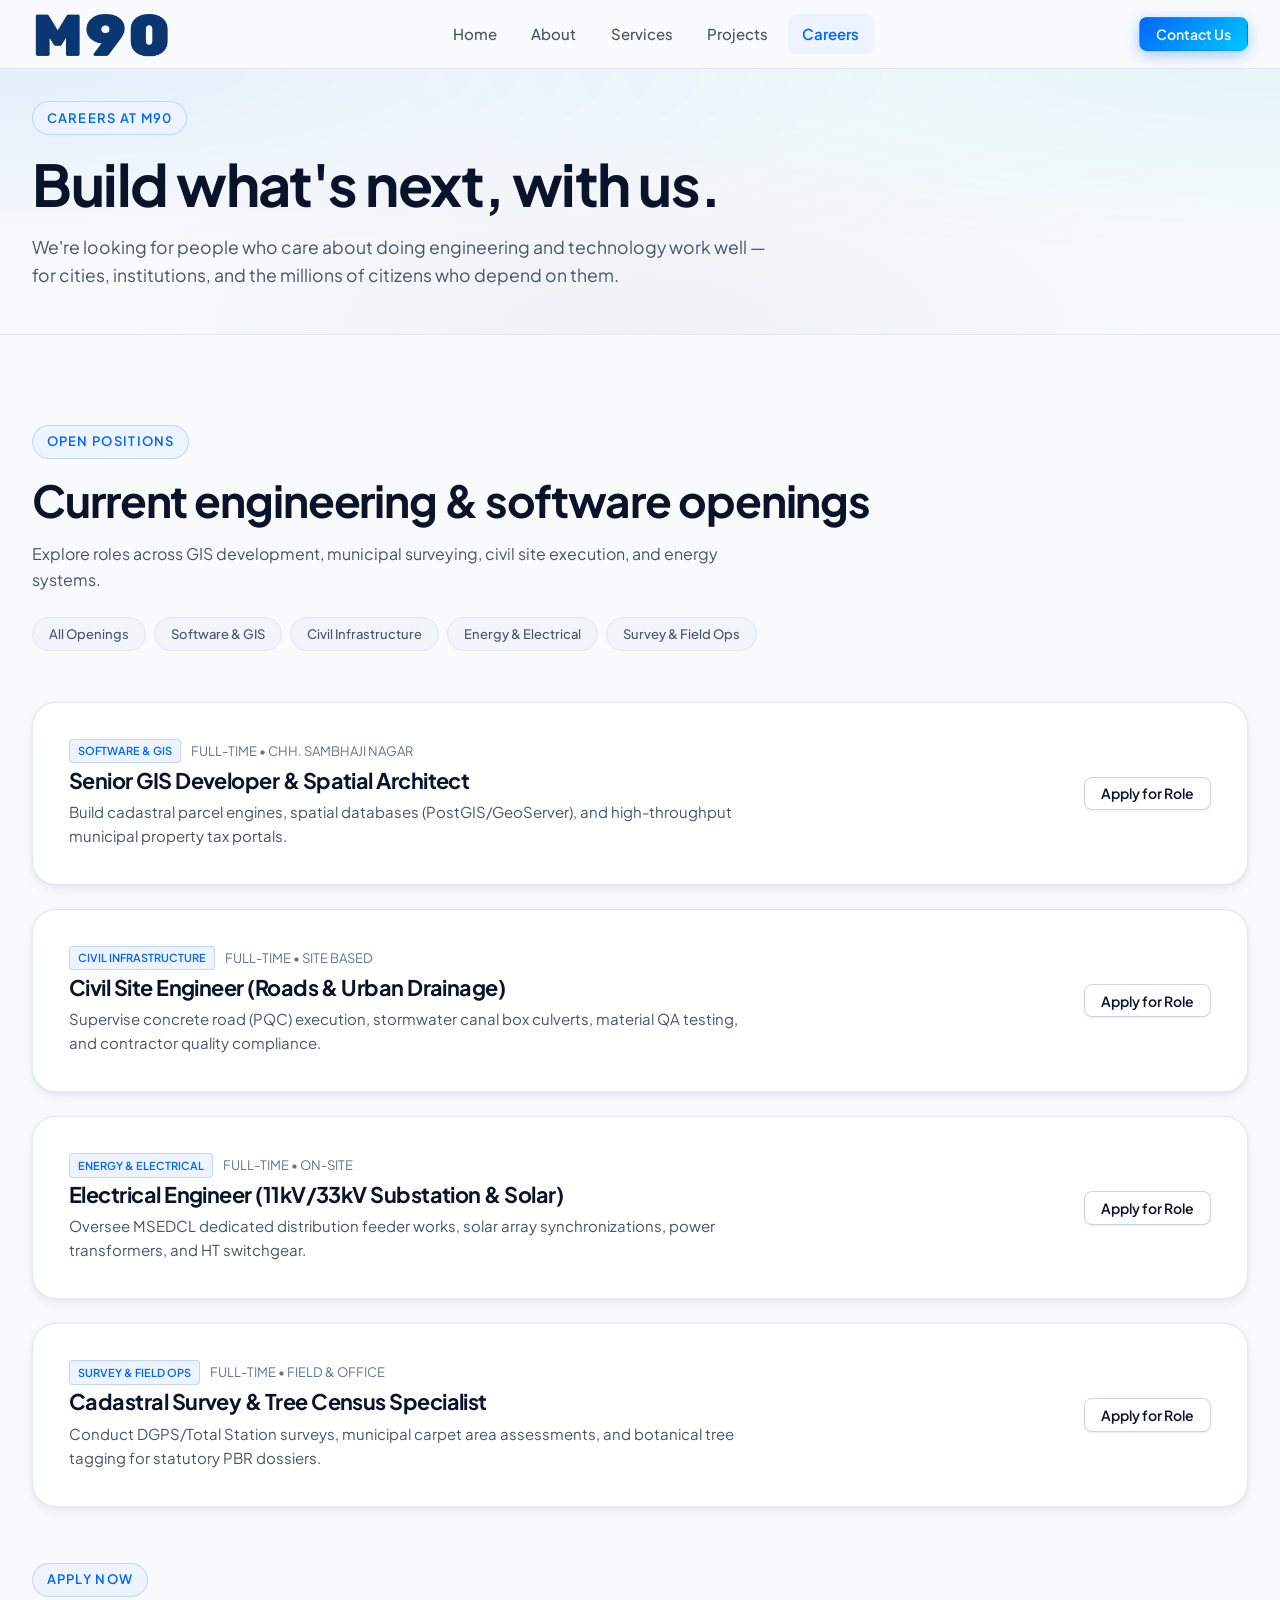
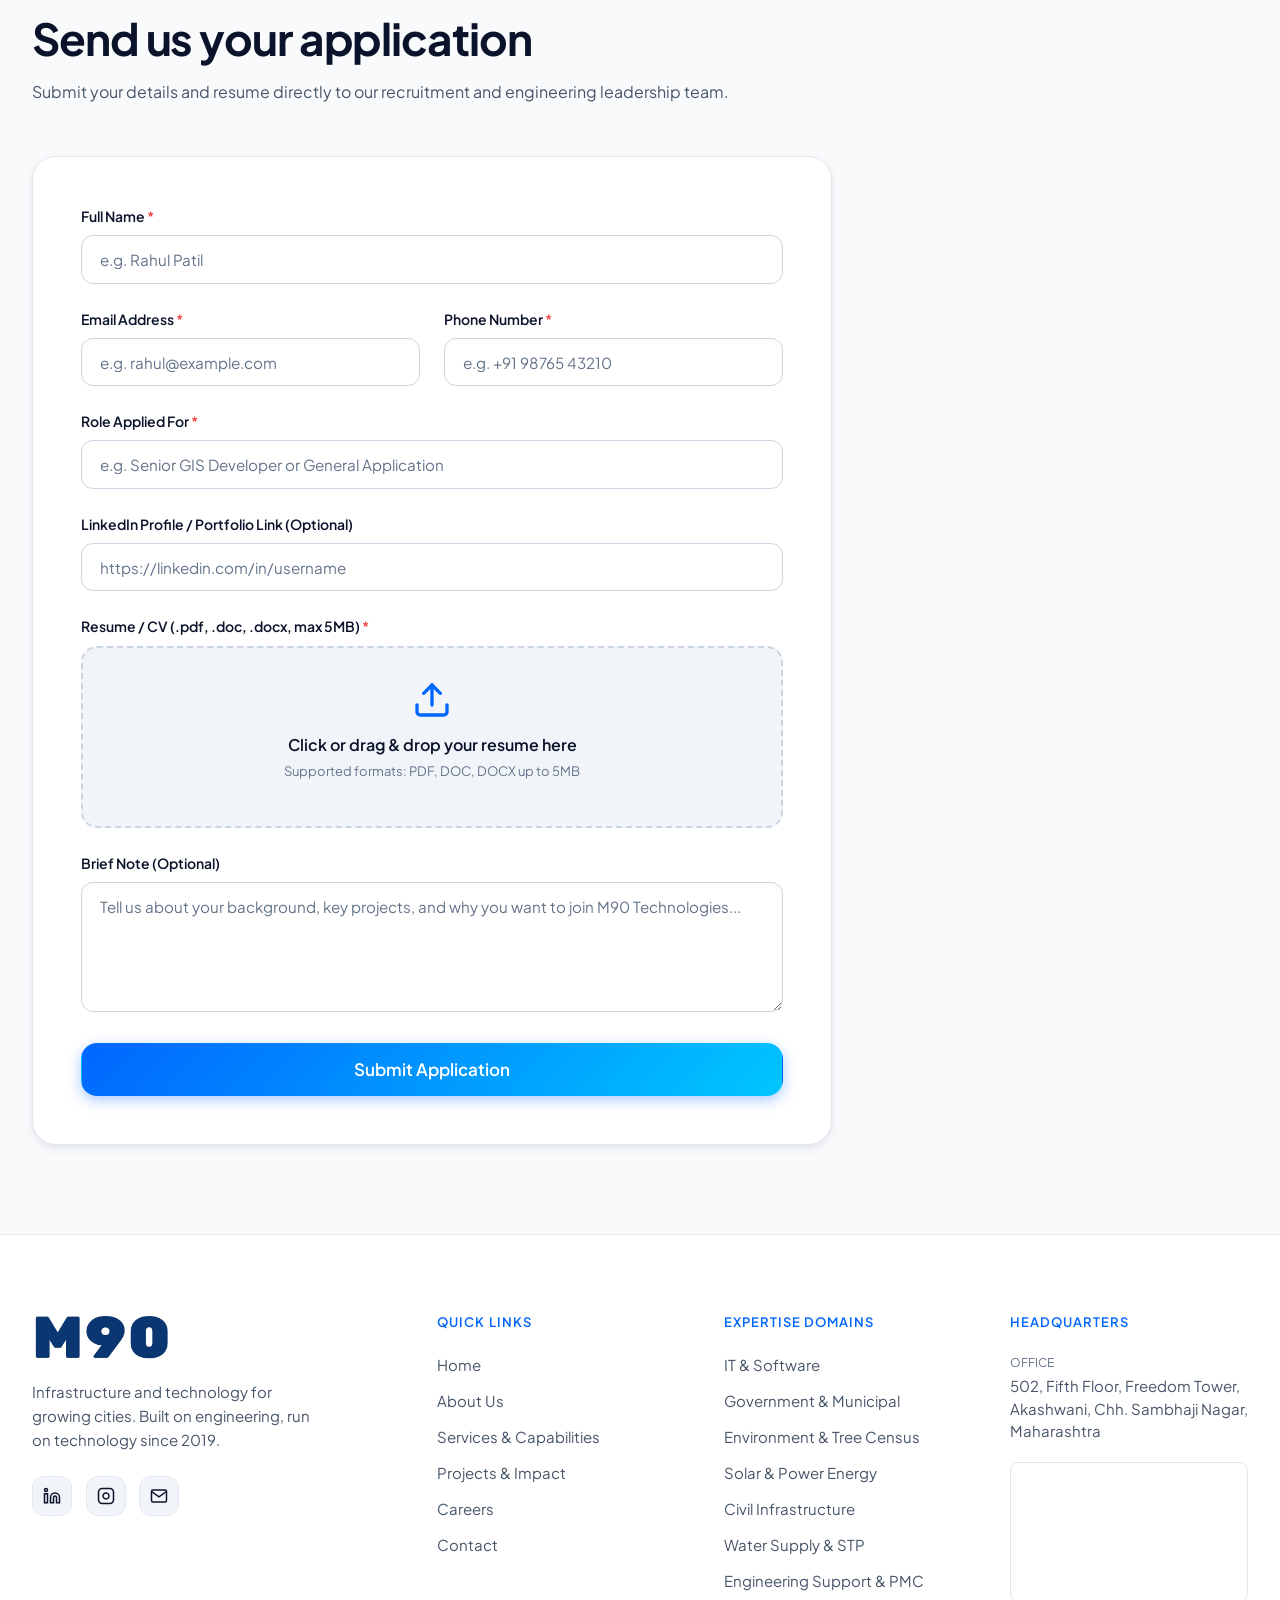
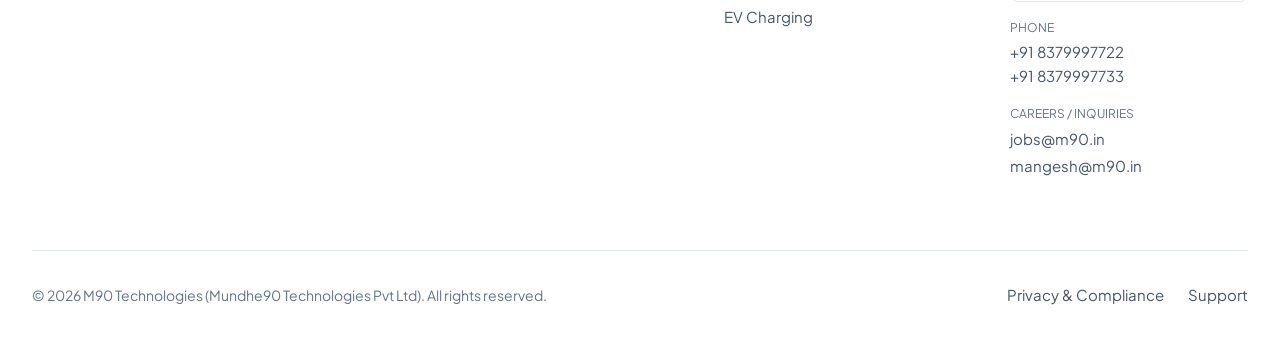
<file: careers.html>
<!DOCTYPE html>
<html lang="en" data-theme="light">
<head>
  <meta charset="UTF-8">
  <meta name="viewport" content="width=device-width, initial-scale=1.0">
  
  <title>Careers — M90 Technologies</title>
  <meta name="title" content="Careers — M90 Technologies">
  <meta name="description" content="Join M90 Technologies (Mundhe90 Technologies Pvt Ltd). Explore open engineering, software, GIS, civil, and infrastructure career opportunities in growing cities.">
  <link rel="canonical" href="https://m90.in/careers">
  <link rel="icon" type="image/png" href="favicon_io/android-chrome-192x192.png">

  <link rel="stylesheet" href="css/design-system.css">
  <link rel="stylesheet" href="css/components.css">
  <link rel="stylesheet" href="css/main.css">
</head>
<body>

  <a href="#main-content" class="skip-link">Skip to main content</a>

  <!-- Header -->
  <header class="site-header">
    <div class="container">
      <div class="header-inner">
        <a href="index.html" class="brand-logo" aria-label="M90 Technologies Home">
          <img src="assets/images/logo.png" alt="M90 Technologies Logo" style="height: 48px; width: auto; object-fit: contain;">
        </a>

        <nav class="nav-desktop" aria-label="Primary Navigation">
          <a href="index.html" class="nav-link">Home</a>
          <a href="about.html" class="nav-link">About</a>
          <a href="services.html" class="nav-link">Services</a>
          <a href="projects.html" class="nav-link">Projects</a>
          <a href="careers.html" class="nav-link active">Careers</a>
        </nav>

        <div class="header-actions">

          <a href="contact.html" class="btn btn-primary btn-sm hidden-mobile" style="display:inline-flex;">Contact Us</a>
          <button type="button" id="mobile-menu-toggle" class="mobile-menu-toggle" aria-label="Toggle navigation menu" aria-expanded="false" aria-controls="mobile-drawer">
            <svg viewBox="0 0 24 24" fill="none" stroke="currentColor" stroke-width="2"><line x1="3" y1="12" x2="21" y2="12"></line><line x1="3" y1="6" x2="21" y2="6"></line><line x1="3" y1="18" x2="21" y2="18"></line></svg>
          </button>
        </div>
      </div>
    </div>
  </header>

  <!-- Mobile Drawer -->
  <div id="mobile-drawer" class="mobile-drawer">
    <div class="mobile-nav-links">
      <a href="index.html" class="mobile-nav-link">Home</a>
      <a href="about.html" class="mobile-nav-link">About</a>
      <a href="services.html" class="mobile-nav-link">Services</a>
      <a href="projects.html" class="mobile-nav-link">Projects</a>
      <a href="careers.html" class="mobile-nav-link active">Careers</a>
    </div>
    <div style="margin-top:auto; padding-top:1.5rem; border-top:1px solid var(--border-subtle);">
      <a href="contact.html" class="btn btn-primary" style="width:100%;">Contact Us</a>
    </div>
  </div>

  <main id="main-content">
    
    <!-- Page Header -->
    <section class="page-header">
      <div class="container">
        <div class="reveal">
          <span class="section-tag">CAREERS AT M90</span>
          <h1 class="page-header-title">Build what's next, with us.</h1>
          <p class="page-header-desc">
            We're looking for people who care about doing engineering and technology work well — for cities, institutions, and the millions of citizens who depend on them.
          </p>
        </div>
      </div>
    </section>

    <!-- Open Positions & Filters -->
    <section class="section-py">
      <div class="container">
        
        <div class="section-header reveal">
          <span class="section-tag">OPEN POSITIONS</span>
          <h2 class="section-title">Current engineering &amp; software openings</h2>
          <p class="section-desc">Explore roles across GIS development, municipal surveying, civil site execution, and energy systems.</p>

          <!-- Department Filter Pills -->
          <div style="display: flex; gap: 0.5rem; flex-wrap: wrap; margin-top: 1.5rem;">
            <button type="button" class="tag-pill job-filter-pill active" data-dept="all" style="padding: 0.5rem 1rem; cursor: pointer;">All Openings</button>
            <button type="button" class="tag-pill job-filter-pill" data-dept="software" style="padding: 0.5rem 1rem; cursor: pointer;">Software &amp; GIS</button>
            <button type="button" class="tag-pill job-filter-pill" data-dept="civil" style="padding: 0.5rem 1rem; cursor: pointer;">Civil Infrastructure</button>
            <button type="button" class="tag-pill job-filter-pill" data-dept="energy" style="padding: 0.5rem 1rem; cursor: pointer;">Energy &amp; Electrical</button>
            <button type="button" class="tag-pill job-filter-pill" data-dept="survey" style="padding: 0.5rem 1rem; cursor: pointer;">Survey &amp; Field Ops</button>
          </div>
        </div>

        <!-- Job Listings -->
        <div style="display: flex; flex-direction: column; gap: 1.5rem; margin-bottom: 3.5rem;">
          
          <!-- Job 1 -->
          <div class="card card-glow job-listing-card reveal stagger-1" data-dept="software" style="display: flex; justify-content: space-between; align-items: center; flex-wrap: wrap; gap: 1.5rem;">
            <div>
              <div style="display: flex; align-items: center; gap: 0.6rem; margin-bottom: 0.35rem;">
                <span class="brand-tag-pill">SOFTWARE &amp; GIS</span>
                <span style="font-size: 0.8125rem; color: var(--text-muted);">FULL-TIME &bull; CHH. SAMBHAJI NAGAR</span>
              </div>
              <h3 style="font-size: 1.35rem; margin-bottom: 0.4rem;">Senior GIS Developer &amp; Spatial Architect</h3>
              <p style="font-size: 0.9375rem; color: var(--text-secondary); max-width: 680px; margin-bottom: 0;">
                Build cadastral parcel engines, spatial databases (PostGIS/GeoServer), and high-throughput municipal property tax portals.
              </p>
            </div>
            <a href="#apply" class="btn btn-secondary btn-sm" onclick="document.getElementById('applicant-role').value = 'Senior GIS Developer & Spatial Architect';">Apply for Role</a>
          </div>

          <!-- Job 2 -->
          <div class="card card-glow job-listing-card reveal stagger-2" data-dept="civil" style="display: flex; justify-content: space-between; align-items: center; flex-wrap: wrap; gap: 1.5rem;">
            <div>
              <div style="display: flex; align-items: center; gap: 0.6rem; margin-bottom: 0.35rem;">
                <span class="brand-tag-pill">CIVIL INFRASTRUCTURE</span>
                <span style="font-size: 0.8125rem; color: var(--text-muted);">FULL-TIME &bull; SITE BASED</span>
              </div>
              <h3 style="font-size: 1.35rem; margin-bottom: 0.4rem;">Civil Site Engineer (Roads &amp; Urban Drainage)</h3>
              <p style="font-size: 0.9375rem; color: var(--text-secondary); max-width: 680px; margin-bottom: 0;">
                Supervise concrete road (PQC) execution, stormwater canal box culverts, material QA testing, and contractor quality compliance.
              </p>
            </div>
            <a href="#apply" class="btn btn-secondary btn-sm" onclick="document.getElementById('applicant-role').value = 'Civil Site Engineer';">Apply for Role</a>
          </div>

          <!-- Job 3 -->
          <div class="card card-glow job-listing-card reveal stagger-3" data-dept="energy" style="display: flex; justify-content: space-between; align-items: center; flex-wrap: wrap; gap: 1.5rem;">
            <div>
              <div style="display: flex; align-items: center; gap: 0.6rem; margin-bottom: 0.35rem;">
                <span class="brand-tag-pill">ENERGY &amp; ELECTRICAL</span>
                <span style="font-size: 0.8125rem; color: var(--text-muted);">FULL-TIME &bull; ON-SITE</span>
              </div>
              <h3 style="font-size: 1.35rem; margin-bottom: 0.4rem;">Electrical Engineer (11kV/33kV Substation &amp; Solar)</h3>
              <p style="font-size: 0.9375rem; color: var(--text-secondary); max-width: 680px; margin-bottom: 0;">
                Oversee MSEDCL dedicated distribution feeder works, solar array synchronizations, power transformers, and HT switchgear.
              </p>
            </div>
            <a href="#apply" class="btn btn-secondary btn-sm" onclick="document.getElementById('applicant-role').value = 'Electrical Substation & Solar Engineer';">Apply for Role</a>
          </div>

          <!-- Job 4 -->
          <div class="card card-glow job-listing-card reveal stagger-4" data-dept="survey" style="display: flex; justify-content: space-between; align-items: center; flex-wrap: wrap; gap: 1.5rem;">
            <div>
              <div style="display: flex; align-items: center; gap: 0.6rem; margin-bottom: 0.35rem;">
                <span class="brand-tag-pill">SURVEY &amp; FIELD OPS</span>
                <span style="font-size: 0.8125rem; color: var(--text-muted);">FULL-TIME &bull; FIELD &amp; OFFICE</span>
              </div>
              <h3 style="font-size: 1.35rem; margin-bottom: 0.4rem;">Cadastral Survey &amp; Tree Census Specialist</h3>
              <p style="font-size: 0.9375rem; color: var(--text-secondary); max-width: 680px; margin-bottom: 0;">
                Conduct DGPS/Total Station surveys, municipal carpet area assessments, and botanical tree tagging for statutory PBR dossiers.
              </p>
            </div>
            <a href="#apply" class="btn btn-secondary btn-sm" onclick="document.getElementById('applicant-role').value = 'Cadastral Survey Specialist';">Apply for Role</a>
          </div>

        </div>

        <!-- Application Portal Section -->
        <div id="apply" class="reveal" style="scroll-margin-top: 120px;">
          <div class="section-header">
            <span class="section-tag">APPLY NOW</span>
            <h2 class="section-title">Send us your application</h2>
            <p class="section-desc">
              Submit your details and resume directly to our recruitment and engineering leadership team.
            </p>
          </div>

          <!-- Application Form Card -->
          <div class="card" id="application-form-card" style="max-width: 800px; padding: clamp(1.75rem, 4vw, 3rem);">
            <form id="application-form">
              
              <div class="alert alert-error hidden" id="career-error-msg">
                Please fill in all required fields properly.
              </div>

              <!-- Full Name -->
              <div class="form-group">
                <label for="applicant-name" class="form-label">Full Name <span class="req">*</span></label>
                <input type="text" id="applicant-name" name="name" class="form-control" placeholder="e.g. Rahul Patil" required>
              </div>

              <!-- Email & Phone Grid -->
              <div style="display: grid; grid-template-columns: repeat(auto-fit, minmax(240px, 1fr)); gap: 1.5rem;">
                <div class="form-group">
                  <label for="applicant-email" class="form-label">Email Address <span class="req">*</span></label>
                  <input type="email" id="applicant-email" name="email" class="form-control" placeholder="e.g. rahul@example.com" required>
                </div>

                <div class="form-group">
                  <label for="applicant-phone" class="form-label">Phone Number <span class="req">*</span></label>
                  <input type="tel" id="applicant-phone" name="phone" class="form-control" placeholder="e.g. +91 98765 43210" required>
                </div>
              </div>

              <!-- Role Applied For -->
              <div class="form-group">
                <label for="applicant-role" class="form-label">Role Applied For <span class="req">*</span></label>
                <input type="text" id="applicant-role" name="role" class="form-control" placeholder="e.g. Senior GIS Developer or General Application" required>
              </div>

              <!-- Experience & Portfolio -->
              <div class="form-group">
                <label for="applicant-link" class="form-label">LinkedIn Profile / Portfolio Link (Optional)</label>
                <input type="url" id="applicant-link" name="portfolio" class="form-control" placeholder="https://linkedin.com/in/username">
              </div>

              <!-- Resume Upload (Drag & Drop Zone) -->
              <div class="form-group">
                <label class="form-label">Resume / CV (.pdf, .doc, .docx, max 5MB) <span class="req">*</span></label>
                <div class="file-dropzone" id="file-dropzone" onclick="document.getElementById('applicant-resume').click();">
                  <svg viewBox="0 0 24 24" fill="none" stroke="currentColor" stroke-width="2" stroke-linecap="round" stroke-linejoin="round">
                    <path d="M21 15v4a2 2 0 0 1-2 2H5a2 2 0 0 1-2-2v-4"></path>
                    <polyline points="17 8 12 3 7 8"></polyline>
                    <line x1="12" y1="3" x2="12" y2="15"></line>
                  </svg>
                  <div style="font-weight: 600; font-size: 1rem; color: var(--text-primary);">Click or drag &amp; drop your resume here</div>
                  <div style="font-size: 0.8125rem; color: var(--text-muted); margin-top: 0.25rem;">Supported formats: PDF, DOC, DOCX up to 5MB</div>
                  <div id="chosen-file-name" style="margin-top: 0.75rem; font-size: 0.875rem; color: var(--accent-primary);"></div>
                </div>
                <input type="file" id="applicant-resume" name="resume" accept=".pdf,.doc,.docx" style="display: none;" required>
                <div id="resume-file-error" class="hidden" style="color: #EF4444; font-size: 0.8125rem; margin-top: 0.5rem;">
                  File size exceeds 5MB limit. Please choose a smaller file.
                </div>
              </div>

              <!-- Message / Cover Note -->
              <div class="form-group">
                <label for="applicant-note" class="form-label">Brief Note (Optional)</label>
                <textarea id="applicant-note" name="note" class="form-control" placeholder="Tell us about your background, key projects, and why you want to join M90 Technologies..."></textarea>
              </div>

              <button type="submit" id="career-submit-btn" class="btn btn-primary btn-lg" style="width: 100%;">
                Submit Application
              </button>
            </form>
          </div>

          <!-- Success Confirmation Message -->
          <div class="card hidden" id="career-success-msg" style="max-width: 800px; padding: 3rem; text-align: center;">
            <div style="width: 64px; height: 64px; border-radius: 50%; background: rgba(16, 185, 129, 0.15); color: var(--brand-emerald-500); display: flex; align-items: center; justify-content: center; margin: 0 auto 1.5rem auto;">
              <svg width="32" height="32" viewBox="0 0 24 24" fill="none" stroke="currentColor" stroke-width="2.5"><polyline points="20 6 9 17 4 12"></polyline></svg>
            </div>
            <h3 style="font-size: 1.85rem; margin-bottom: 0.75rem;">Application Received!</h3>
            <p style="font-size: 1.1rem; color: var(--text-secondary); max-width: 520px; margin: 0 auto 1.5rem auto;">
              Thank you for your interest in joining M90 Technologies. Our talent team will review your profile and reach out if there is a match.
            </p>
            <a href="careers.html" class="btn btn-secondary btn-sm">Submit Another Application</a>
          </div>

        </div>

      </div>
    </section>

  </main>

  <!-- Footer -->
  <footer class="site-footer">
    <div class="container">
      <div class="footer-grid">
        <div>
          <a href="index.html" class="brand-logo" style="margin-bottom: 1.25rem;">
            <img src="assets/images/logo.png" alt="M90 Technologies Logo" style="height: 48px; width: auto; object-fit: contain;">
          </a>
          <p style="font-size: 0.9375rem; color: var(--text-secondary); line-height: 1.6; max-width: 280px; margin-bottom: 1.5rem;">
            Infrastructure and technology for growing cities. Built on engineering, run on technology since 2019.
          </p>
          <div class="social-links">
            <a href="https://www.linkedin.com/company/m90-technologies/" target="_blank" rel="noopener noreferrer" class="social-btn" aria-label="LinkedIn">
              <svg viewBox="0 0 24 24" fill="none" stroke="currentColor" stroke-width="2"><path d="M16 8a6 6 0 0 1 6 6v7h-4v-7a2 2 0 0 0-2-2 2 2 0 0 0-2 2v7h-4v-7a6 6 0 0 1 6-6z"></path><rect x="2" y="9" width="4" height="12"></rect><circle cx="4" cy="4" r="2"></circle></svg>
            </a>
            <a href="https://www.instagram.com/m90tech" target="_blank" rel="noopener noreferrer" class="social-btn" aria-label="Instagram">
              <svg viewBox="0 0 24 24" fill="none" stroke="currentColor" stroke-width="2"><rect x="2" y="2" width="20" height="20" rx="5" ry="5"></rect><path d="M16 11.37A4 4 0 1 1 12.63 8 4 4 0 0 1 16 11.37z"></path><line x1="17.5" y1="6.5" x2="17.51" y2="6.5"></line></svg>
            </a>
            <a href="mailto:jobs@m90.in" class="social-btn" aria-label="Email">
              <svg viewBox="0 0 24 24" fill="none" stroke="currentColor" stroke-width="2"><rect x="2" y="4" width="20" height="16" rx="2"></rect><path d="M22 6l-10 7L2 6"></path></svg>
            </a>
          </div>
        </div>

        <div>
          <div class="footer-col-title">Quick Links</div>
          <div class="footer-links">
            <a href="index.html" class="footer-link">Home</a>
            <a href="about.html" class="footer-link">About Us</a>
            <a href="services.html" class="footer-link">Services &amp; Capabilities</a>
            <a href="projects.html" class="footer-link">Projects &amp; Impact</a>
            <a href="careers.html" class="footer-link">Careers</a>
            <a href="contact.html" class="footer-link">Contact</a>
          </div>
        </div>

        <div>
          <div class="footer-col-title">Expertise Domains</div>
          <div class="footer-links">
            <a href="services.html#it-software" class="footer-link">IT &amp; Software</a>
            <a href="services.html#government-municipal" class="footer-link">Government &amp; Municipal</a>
            <a href="services.html#environment" class="footer-link">Environment &amp; Tree Census</a>
            <a href="services.html#energy" class="footer-link">Solar &amp; Power Energy</a>
            <a href="services.html#civil" class="footer-link">Civil Infrastructure</a>
            <a href="services.html#water-supply" class="footer-link">Water Supply &amp; STP</a>
            <a href="services.html#engineering-support" class="footer-link">Engineering Support &amp; PMC</a>
            <a href="services.html#ev-charging" class="footer-link">EV Charging</a>
          </div>
        </div>

        <div>
          <div class="footer-col-title">Headquarters</div>
          <div class="footer-contact-item">
            <span class="footer-contact-label">Office</span>
            <address style="font-style: normal; line-height: 1.5;">
              502, Fifth Floor, Freedom Tower, Akashwani, Chh. Sambhaji Nagar, Maharashtra
                        </address>
            <div style="margin-top: 1rem; border-radius: 8px; overflow: hidden; height: 140px; border: 1px solid var(--border-subtle);">
              <iframe src="https://maps.google.com/maps?q=Freedom+Tower,+Akashwani,+Chhatrapati+Sambhaji+Nagar&amp;t=&amp;z=15&amp;ie=UTF8&amp;iwloc=&amp;output=embed" width="100%" height="100%" style="border:0;" allowfullscreen="" loading="lazy" referrerpolicy="no-referrer-when-downgrade"></iframe>
            </div>
          </div>
          <div class="footer-contact-item">
            <span class="footer-contact-label">Phone</span>
            <div>
              <a href="tel:+918379997722" class="footer-link">+91 8379997722</a> <br>
              <a href="tel:+918379997733" class="footer-link">+91 8379997733</a>
            </div>
          </div>
          <div class="footer-contact-item">
            <span class="footer-contact-label">Careers / Inquiries</span>
            <a href="mailto:jobs@m90.in" class="footer-link">jobs@m90.in</a>
              <a href="mailto:mangesh@m90.in" class="footer-link">mangesh@m90.in</a>
          </div>
        </div>
      </div>

      <div class="footer-bottom">
        <div>
          &copy; 2026 M90 Technologies (Mundhe90 Technologies Pvt Ltd). All rights reserved.
        </div>
        <div style="display:flex; gap:1.5rem;">
          <a href="about.html" class="footer-link">Privacy &amp; Compliance</a>
          <a href="contact.html" class="footer-link">Support</a>
        </div>
      </div>
    </div>
  </footer>

  <script src="js/main.js"></script>
  <script src="js/forms.js"></script>
</body>
</html>
</file>
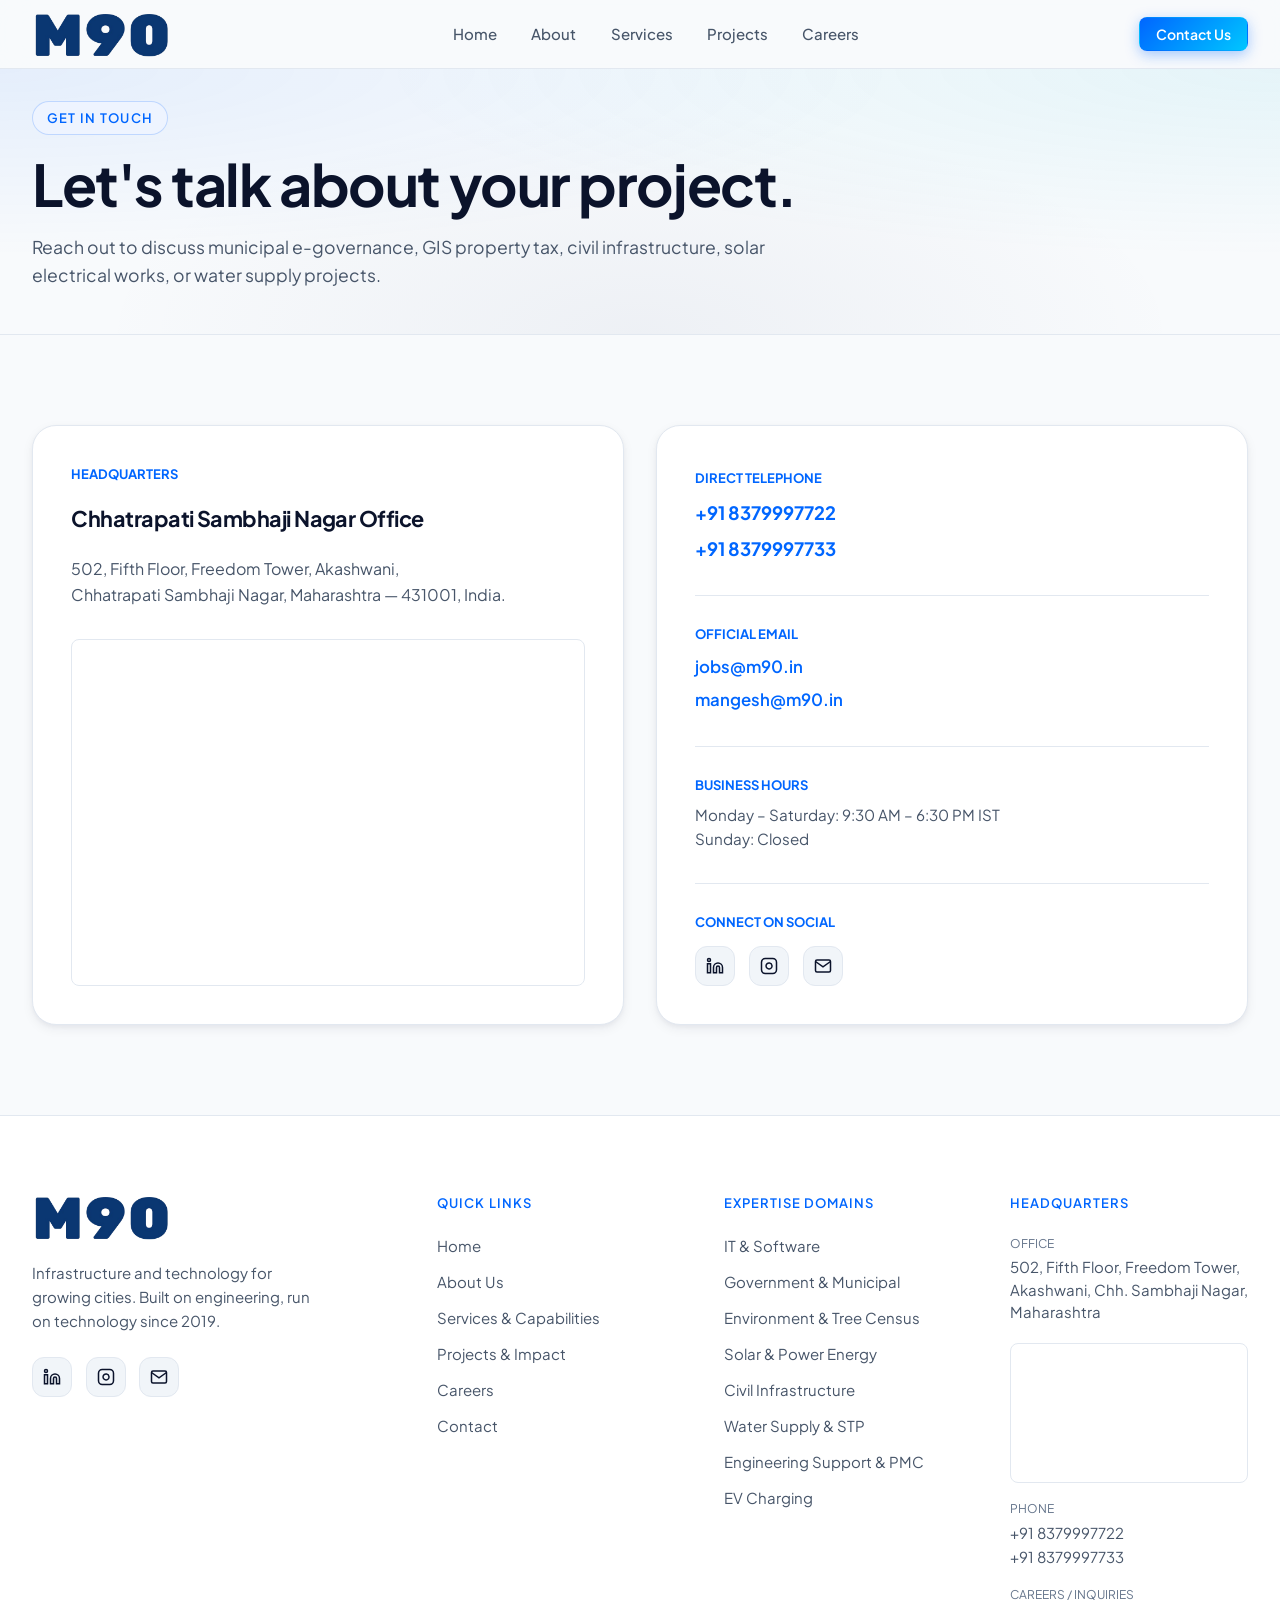
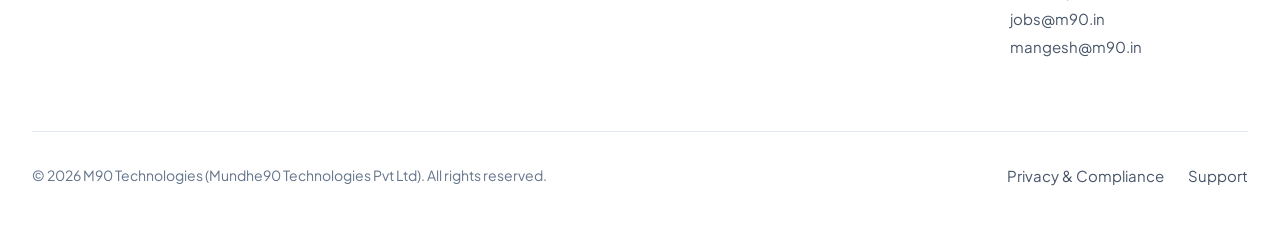
<file: contact.html>
<!DOCTYPE html>
<html lang="en" data-theme="light">
<head>
  <meta charset="UTF-8">
  <meta name="viewport" content="width=device-width, initial-scale=1.0">
  
  <title>Contact Us — M90 Technologies (Freedom Tower, Chh. Sambhaji Nagar)</title>
  <meta name="title" content="Contact Us — M90 Technologies">
  <meta name="description" content="Get in touch with M90 Technologies (Mundhe90 Technologies Pvt Ltd). Discuss your engineering, infrastructure, or e-governance technology project.">
  <link rel="canonical" href="https://m90.in/contact">
  <link rel="icon" type="image/png" href="favicon_io/android-chrome-192x192.png">

  <link rel="stylesheet" href="css/design-system.css">
  <link rel="stylesheet" href="css/components.css">
  <link rel="stylesheet" href="css/main.css">
</head>
<body>

  <a href="#main-content" class="skip-link">Skip to main content</a>

  <!-- Header -->
  <header class="site-header">
    <div class="container">
      <div class="header-inner">
        <a href="index.html" class="brand-logo" aria-label="M90 Technologies Home">
          <img src="assets/images/logo.png" alt="M90 Technologies Logo" style="height: 48px; width: auto; object-fit: contain;">
        </a>

        <nav class="nav-desktop" aria-label="Primary Navigation">
          <a href="index.html" class="nav-link">Home</a>
          <a href="about.html" class="nav-link">About</a>
          <a href="services.html" class="nav-link">Services</a>
          <a href="projects.html" class="nav-link">Projects</a>
          <a href="careers.html" class="nav-link">Careers</a>
        </nav>

        <div class="header-actions">

          <a href="contact.html" class="btn btn-primary btn-sm hidden-mobile" style="display:inline-flex;">Contact Us</a>
          <button type="button" id="mobile-menu-toggle" class="mobile-menu-toggle" aria-label="Toggle navigation menu" aria-expanded="false" aria-controls="mobile-drawer">
            <svg viewBox="0 0 24 24" fill="none" stroke="currentColor" stroke-width="2"><line x1="3" y1="12" x2="21" y2="12"></line><line x1="3" y1="6" x2="21" y2="6"></line><line x1="3" y1="18" x2="21" y2="18"></line></svg>
          </button>
        </div>
      </div>
    </div>
  </header>

  <!-- Mobile Drawer -->
  <div id="mobile-drawer" class="mobile-drawer">
    <div class="mobile-nav-links">
      <a href="index.html" class="mobile-nav-link">Home</a>
      <a href="about.html" class="mobile-nav-link">About</a>
      <a href="services.html" class="mobile-nav-link">Services</a>
      <a href="projects.html" class="mobile-nav-link">Projects</a>
      <a href="careers.html" class="mobile-nav-link">Careers</a>
    </div>
    <div style="margin-top:auto; padding-top:1.5rem; border-top:1px solid var(--border-subtle);">
      <a href="contact.html" class="btn btn-primary" style="width:100%;">Contact Us</a>
    </div>
  </div>

  <main id="main-content">
    
    <!-- Page Header -->
    <section class="page-header">
      <div class="container">
        <div class="reveal">
          <span class="section-tag">GET IN TOUCH</span>
          <h1 class="page-header-title">Let's talk about your project.</h1>
          <p class="page-header-desc">
            Reach out to discuss municipal e-governance, GIS property tax, civil infrastructure, solar electrical works, or water supply projects.
          </p>
        </div>
      </div>
    </section>

    <!-- Contact Info Grid -->
    <section class="section-py">
      <div class="container">
        <div style="display: grid; grid-template-columns: repeat(auto-fit, minmax(340px, 1fr)); gap: 2rem;">

          <!-- Left Card: Headquarters -->
          <div class="reveal stagger-1">
            <div class="card card-glow" style="padding: clamp(1.75rem, 3vw, 2.5rem); display: flex; flex-direction: column; gap: 1rem; height: 100%;">
              <span class="footer-contact-label" style="color: var(--accent-primary); font-weight: 700; font-size: 0.8125rem;">HEADQUARTERS</span>
              <h3 style="font-size: 1.35rem; margin-top: 0.4rem; margin-bottom: 0.5rem;">Chhatrapati Sambhaji Nagar Office</h3>
              <address style="font-style: normal; font-size: 1rem; color: var(--text-secondary); line-height: 1.6;">
                502, Fifth Floor, Freedom Tower, Akashwani,<br>
                Chhatrapati Sambhaji Nagar, Maharashtra — 431001, India.
              </address>
              <div style="margin-top: 1rem; border-radius: 8px; overflow: hidden; height: 200px; border: 1px solid var(--border-subtle); flex-grow: 1;">
                <iframe src="https://maps.google.com/maps?q=Freedom+Tower,+Akashwani,+Chhatrapati+Sambhaji+Nagar&amp;t=&amp;z=15&amp;ie=UTF8&amp;iwloc=&amp;output=embed" width="100%" height="100%" style="border:0;" allowfullscreen="" loading="lazy" referrerpolicy="no-referrer-when-downgrade"></iframe>
              </div>
            </div>
          </div>

          <!-- Right Card: Contact Details -->
          <div class="reveal stagger-2">
            <div class="card card-glow" style="padding: clamp(1.75rem, 3vw, 2.5rem); display: flex; flex-direction: column; gap: 2rem; height: 100%;">
              
              <div>
                <span class="footer-contact-label" style="color: var(--accent-primary); font-weight: 700; font-size: 0.8125rem;">DIRECT TELEPHONE</span>
                <div style="margin-top: 0.5rem; display: flex; flex-direction: column; gap: 0.4rem;">
                  <a href="tel:+918379997722" style="font-size: 1.15rem; font-weight: 700; font-family: var(--font-mono);">+91 8379997722</a>
                  <a href="tel:+918379997733" style="font-size: 1.15rem; font-weight: 700; font-family: var(--font-mono);">+91 8379997733</a>
                </div>
              </div>

              <div style="border-top: 1px solid var(--border-subtle); padding-top: 1.5rem;">
                <span class="footer-contact-label" style="color: var(--accent-primary); font-weight: 700; font-size: 0.8125rem;">OFFICIAL EMAIL</span>
                <div style="margin-top: 0.5rem; display: flex; flex-direction: column; gap: 0.4rem;">
                  <a href="mailto:jobs@m90.in" style="font-size: 1.05rem; font-weight: 600;">jobs@m90.in</a>
                  <a href="mailto:mangesh@m90.in" style="font-size: 1.05rem; font-weight: 600;">mangesh@m90.in</a>
                </div>
              </div>

              <div style="border-top: 1px solid var(--border-subtle); padding-top: 1.5rem;">
                <span class="footer-contact-label" style="color: var(--accent-primary); font-weight: 700; font-size: 0.8125rem;">BUSINESS HOURS</span>
                <div style="margin-top: 0.4rem; font-size: 0.95rem; color: var(--text-secondary);">
                  Monday – Saturday: 9:30 AM – 6:30 PM IST<br>
                  Sunday: Closed
                </div>
              </div>

              <div style="border-top: 1px solid var(--border-subtle); padding-top: 1.5rem;">
                <span class="footer-contact-label" style="color: var(--accent-primary); font-weight: 700; font-size: 0.8125rem;">CONNECT ON SOCIAL</span>
                <div class="social-links" style="margin-top: 0.75rem;">
                  <a href="https://www.linkedin.com/company/m90-technologies/" target="_blank" rel="noopener noreferrer" class="social-btn" aria-label="LinkedIn">
                    <svg viewBox="0 0 24 24" fill="none" stroke="currentColor" stroke-width="2"><path d="M16 8a6 6 0 0 1 6 6v7h-4v-7a2 2 0 0 0-2-2 2 2 0 0 0-2 2v7h-4v-7a6 6 0 0 1 6-6z"></path><rect x="2" y="9" width="4" height="12"></rect><circle cx="4" cy="4" r="2"></circle></svg>
                  </a>
                  <a href="https://www.instagram.com/m90tech" target="_blank" rel="noopener noreferrer" class="social-btn" aria-label="Instagram">
                    <svg viewBox="0 0 24 24" fill="none" stroke="currentColor" stroke-width="2"><rect x="2" y="2" width="20" height="20" rx="5" ry="5"></rect><path d="M16 11.37A4 4 0 1 1 12.63 8 4 4 0 0 1 16 11.37z"></path><line x1="17.5" y1="6.5" x2="17.51" y2="6.5"></line></svg>
                  </a>
                  <a href="mailto:jobs@m90.in" class="social-btn" aria-label="Email">
                    <svg viewBox="0 0 24 24" fill="none" stroke="currentColor" stroke-width="2"><rect x="2" y="4" width="20" height="16" rx="2"></rect><path d="M22 6l-10 7L2 6"></path></svg>
                  </a>
                </div>
              </div>

            </div>
          </div>

        </div>
      </div>
    </section>

    

  </main>

  <!-- Footer -->
  <footer class="site-footer">
    <div class="container">
      <div class="footer-grid">
        <div>
          <a href="index.html" class="brand-logo" style="margin-bottom: 1.25rem;">
            <img src="assets/images/logo.png" alt="M90 Technologies Logo" style="height: 48px; width: auto; object-fit: contain;">
          </a>
          <p style="font-size: 0.9375rem; color: var(--text-secondary); line-height: 1.6; max-width: 280px; margin-bottom: 1.5rem;">
            Infrastructure and technology for growing cities. Built on engineering, run on technology since 2019.
          </p>
          <div class="social-links">
            <a href="https://www.linkedin.com/company/m90-technologies/" target="_blank" rel="noopener noreferrer" class="social-btn" aria-label="LinkedIn">
              <svg viewBox="0 0 24 24" fill="none" stroke="currentColor" stroke-width="2"><path d="M16 8a6 6 0 0 1 6 6v7h-4v-7a2 2 0 0 0-2-2 2 2 0 0 0-2 2v7h-4v-7a6 6 0 0 1 6-6z"></path><rect x="2" y="9" width="4" height="12"></rect><circle cx="4" cy="4" r="2"></circle></svg>
            </a>
            <a href="https://www.instagram.com/m90tech" target="_blank" rel="noopener noreferrer" class="social-btn" aria-label="Instagram">
              <svg viewBox="0 0 24 24" fill="none" stroke="currentColor" stroke-width="2"><rect x="2" y="2" width="20" height="20" rx="5" ry="5"></rect><path d="M16 11.37A4 4 0 1 1 12.63 8 4 4 0 0 1 16 11.37z"></path><line x1="17.5" y1="6.5" x2="17.51" y2="6.5"></line></svg>
            </a>
            <a href="mailto:jobs@m90.in" class="social-btn" aria-label="Email">
              <svg viewBox="0 0 24 24" fill="none" stroke="currentColor" stroke-width="2"><rect x="2" y="4" width="20" height="16" rx="2"></rect><path d="M22 6l-10 7L2 6"></path></svg>
            </a>
          </div>
        </div>

        <div>
          <div class="footer-col-title">Quick Links</div>
          <div class="footer-links">
            <a href="index.html" class="footer-link">Home</a>
            <a href="about.html" class="footer-link">About Us</a>
            <a href="services.html" class="footer-link">Services &amp; Capabilities</a>
            <a href="projects.html" class="footer-link">Projects &amp; Impact</a>
            <a href="careers.html" class="footer-link">Careers</a>
            <a href="contact.html" class="footer-link">Contact</a>
          </div>
        </div>

        <div>
          <div class="footer-col-title">Expertise Domains</div>
          <div class="footer-links">
            <a href="services.html#it-software" class="footer-link">IT &amp; Software</a>
            <a href="services.html#government-municipal" class="footer-link">Government &amp; Municipal</a>
            <a href="services.html#environment" class="footer-link">Environment &amp; Tree Census</a>
            <a href="services.html#energy" class="footer-link">Solar &amp; Power Energy</a>
            <a href="services.html#civil" class="footer-link">Civil Infrastructure</a>
            <a href="services.html#water-supply" class="footer-link">Water Supply &amp; STP</a>
            <a href="services.html#engineering-support" class="footer-link">Engineering Support &amp; PMC</a>
            <a href="services.html#ev-charging" class="footer-link">EV Charging</a>
          </div>
        </div>

        <div>
          <div class="footer-col-title">Headquarters</div>
          <div class="footer-contact-item">
            <span class="footer-contact-label">Office</span>
            <address style="font-style: normal; line-height: 1.5;">
              502, Fifth Floor, Freedom Tower, Akashwani, Chh. Sambhaji Nagar, Maharashtra
                        </address>
            <div style="margin-top: 1rem; border-radius: 8px; overflow: hidden; height: 140px; border: 1px solid var(--border-subtle);">
              <iframe src="https://maps.google.com/maps?q=Freedom+Tower,+Akashwani,+Chhatrapati+Sambhaji+Nagar&amp;t=&amp;z=15&amp;ie=UTF8&amp;iwloc=&amp;output=embed" width="100%" height="100%" style="border:0;" allowfullscreen="" loading="lazy" referrerpolicy="no-referrer-when-downgrade"></iframe>
            </div>
          </div>
          <div class="footer-contact-item">
            <span class="footer-contact-label">Phone</span>
            <div>
              <a href="tel:+918379997722" class="footer-link">+91 8379997722</a> <br>
              <a href="tel:+918379997733" class="footer-link">+91 8379997733</a>
            </div>
          </div>
          <div class="footer-contact-item">
            <span class="footer-contact-label">Careers / Inquiries</span>
            <a href="mailto:jobs@m90.in" class="footer-link">jobs@m90.in</a>
              <a href="mailto:mangesh@m90.in" class="footer-link">mangesh@m90.in</a>
          </div>
        </div>
      </div>

      <div class="footer-bottom">
        <div>
          &copy; 2026 M90 Technologies (Mundhe90 Technologies Pvt Ltd). All rights reserved.
        </div>
        <div style="display:flex; gap:1.5rem;">
          <a href="about.html" class="footer-link">Privacy &amp; Compliance</a>
          <a href="contact.html" class="footer-link">Support</a>
        </div>
      </div>
    </div>
  </footer>

  <script src="js/main.js"></script>
  <script src="js/forms.js"></script>
  <script>
    // Pre-populate subject line if URL parameter exists
    document.addEventListener('DOMContentLoaded', () => {
      const urlParams = new URLSearchParams(window.location.search);
      const subject = urlParams.get('subject');
      if (subject) {
        const subjectInput = document.getElementById('contact-subject');
        if (subjectInput) {
          subjectInput.value = subject;
        }
      }
    });
  </script>
</body>
</html>
</file>
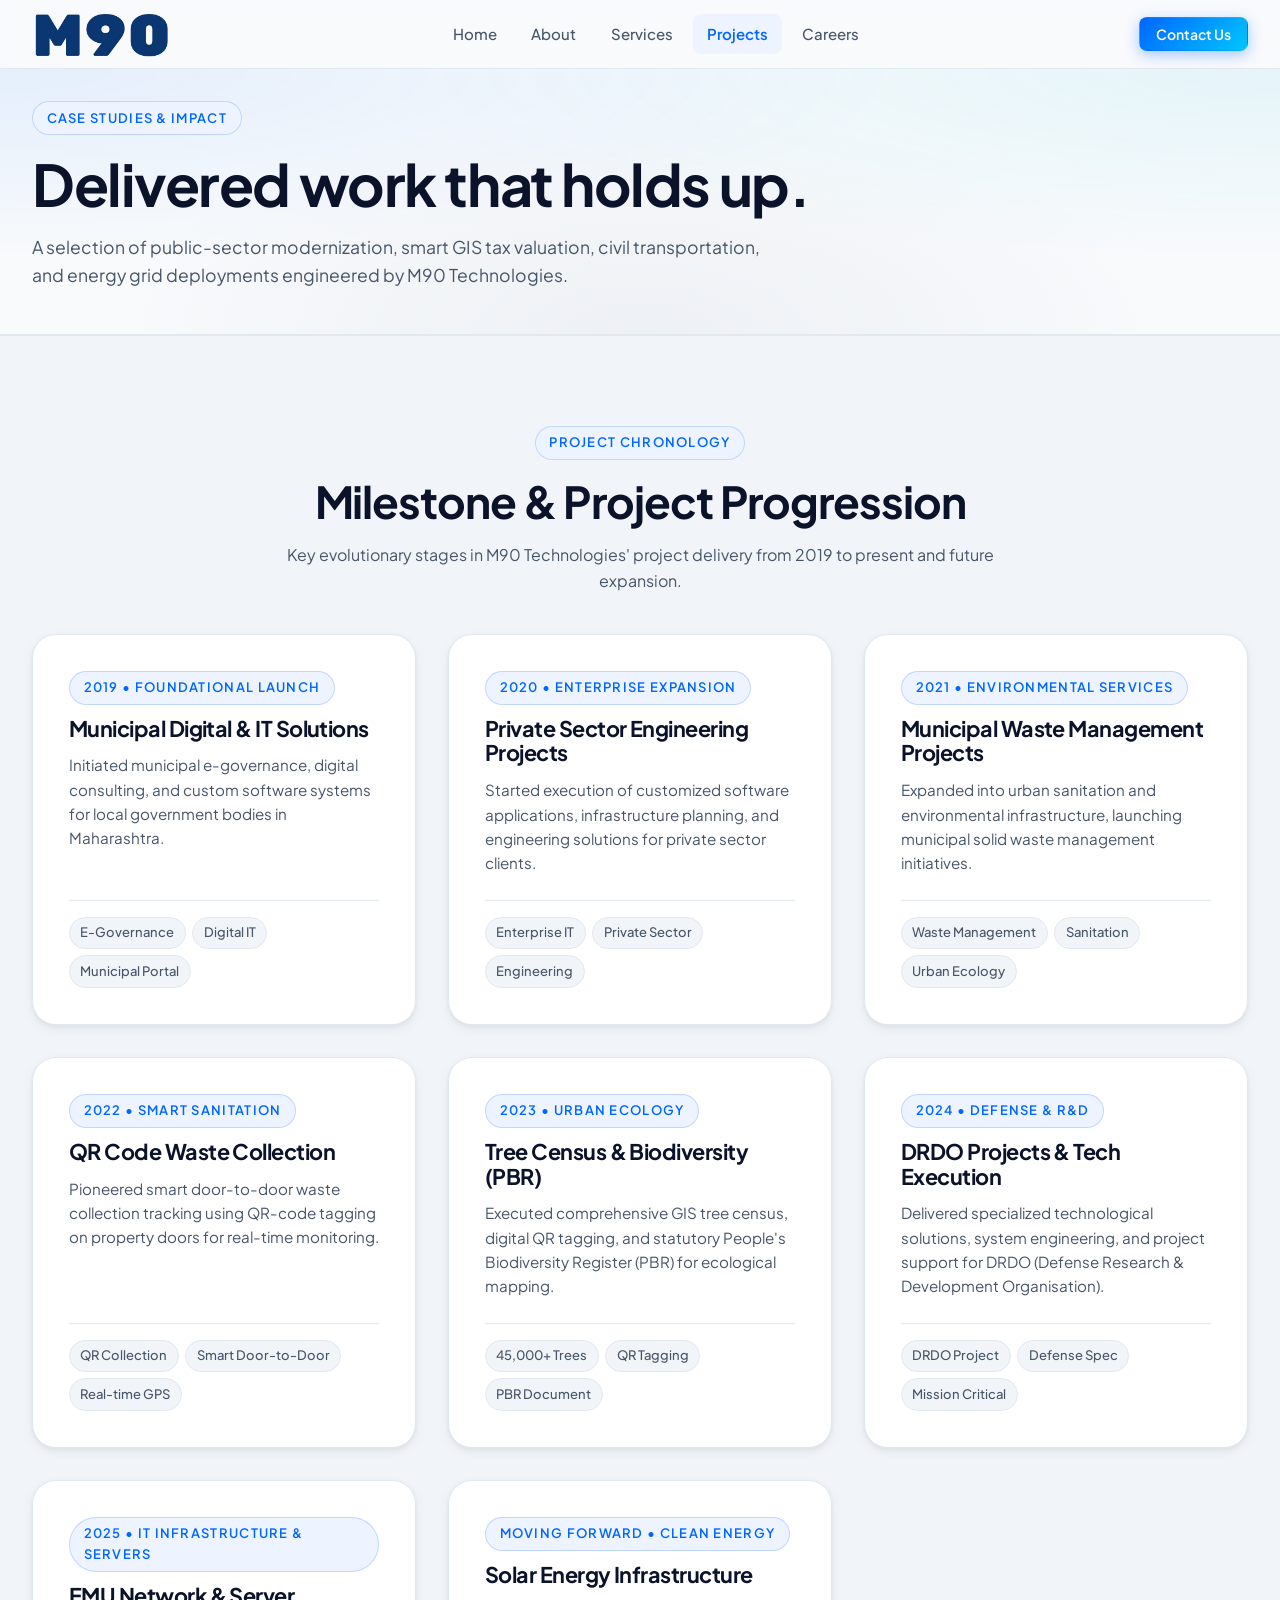
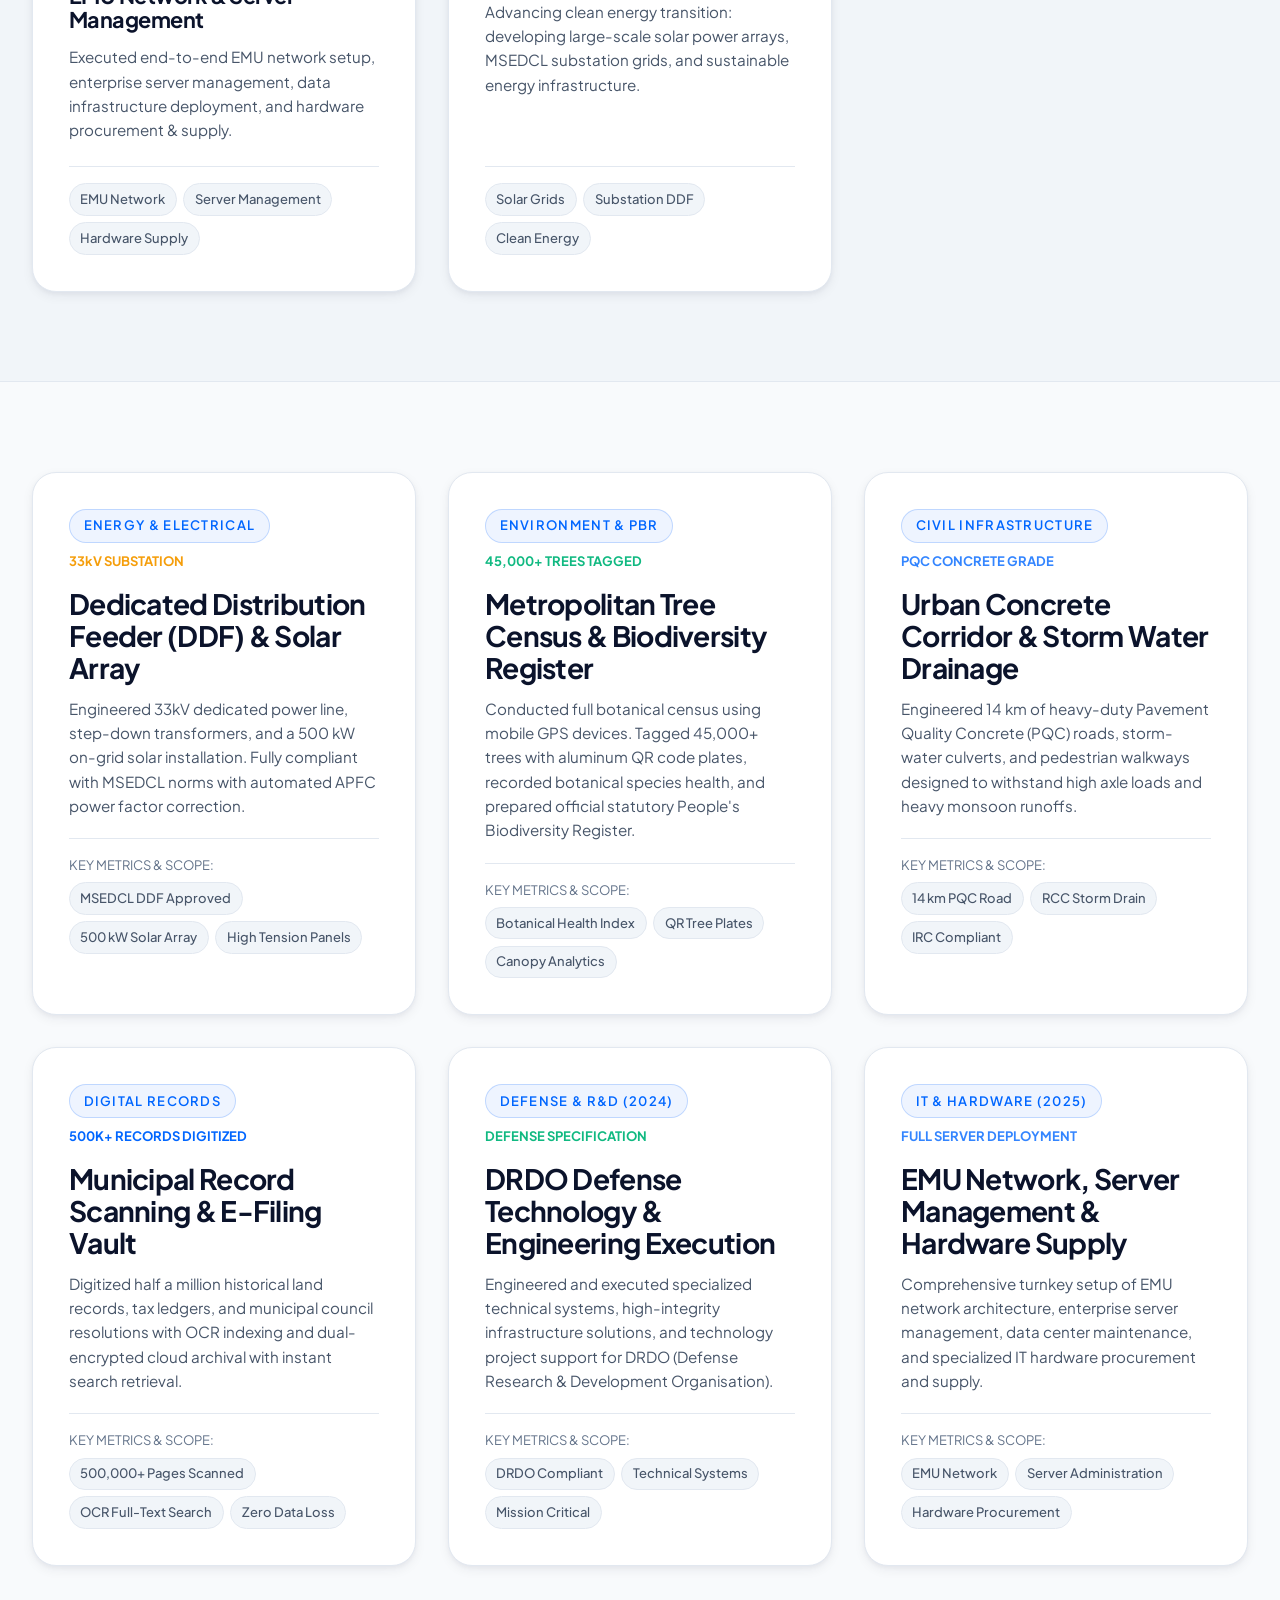
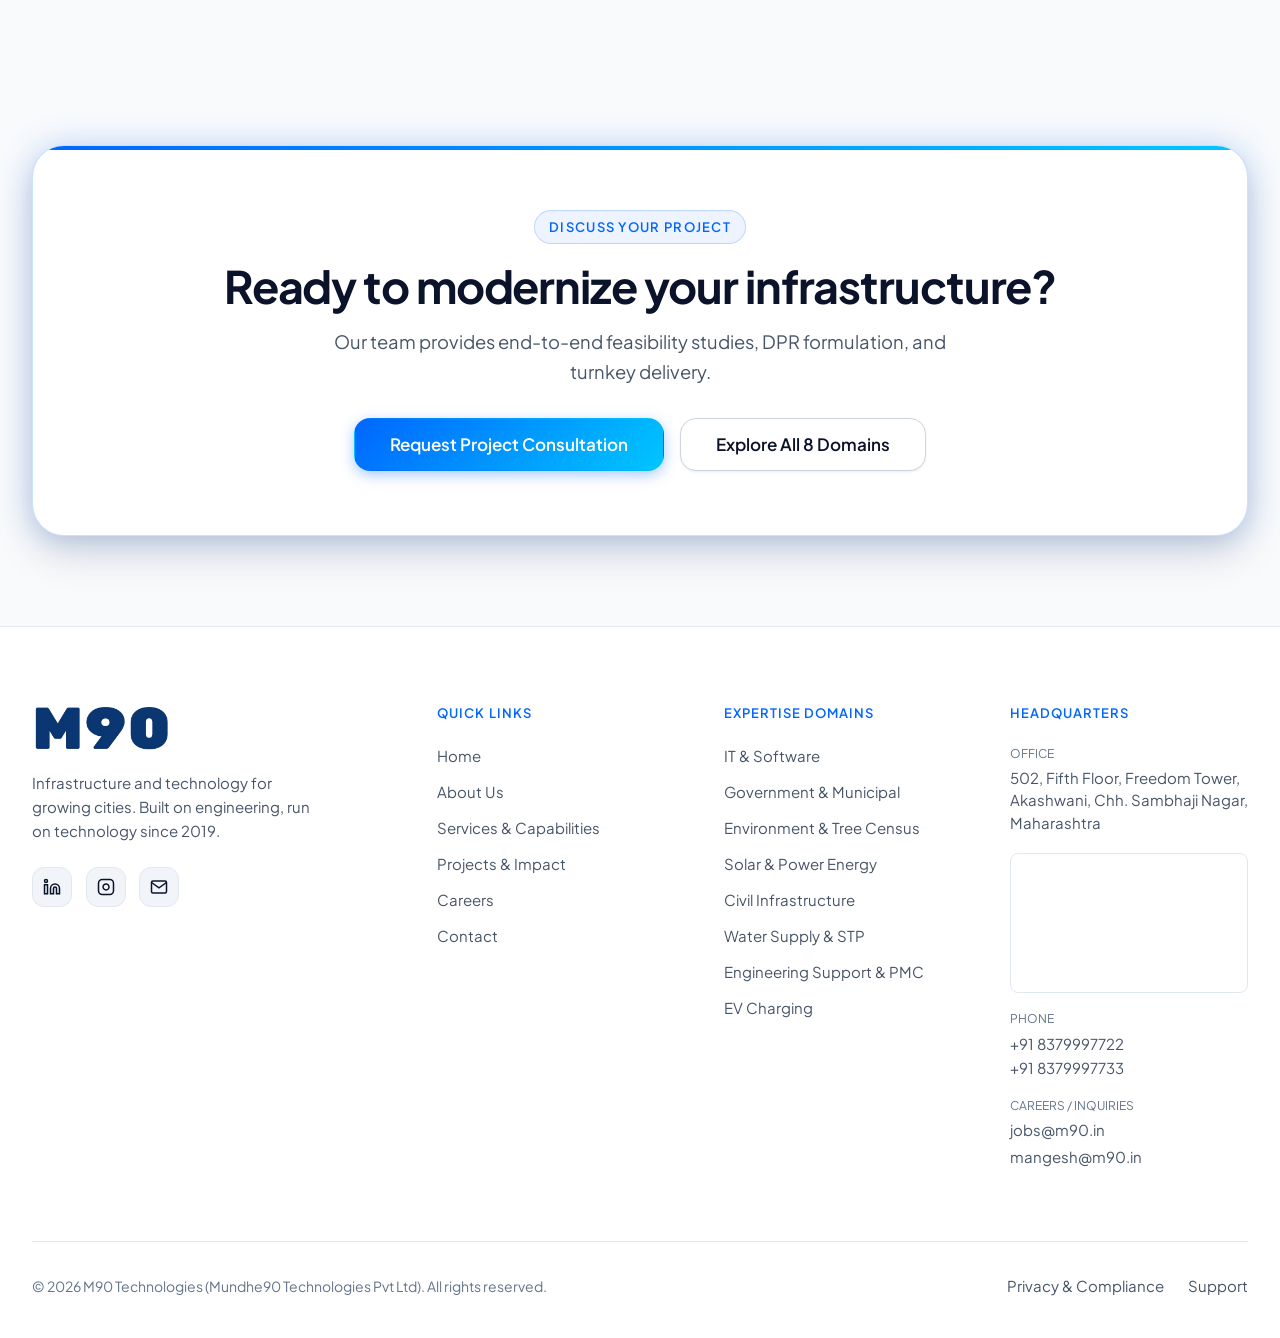
<file: projects.html>
<!DOCTYPE html>
<html lang="en" data-theme="light">
<head>
  <meta charset="UTF-8">
  <meta name="viewport" content="width=device-width, initial-scale=1.0">
  
  <title>Projects &amp; Impact — M90 Technologies</title>
  <meta name="title" content="Projects &amp; Impact — M90 Technologies">
  <meta name="description" content="Explore featured case studies and civil, software, and energy projects delivered by M90 Technologies across Maharashtra and growing cities.">
  <link rel="canonical" href="https://m90.in/projects">
  <link rel="icon" type="image/png" href="favicon_io/android-chrome-192x192.png">

  <link rel="stylesheet" href="css/design-system.css">
  <link rel="stylesheet" href="css/components.css">
  <link rel="stylesheet" href="css/main.css">
</head>
<body>

  <a href="#main-content" class="skip-link">Skip to main content</a>

  <!-- Header -->
  <header class="site-header">
    <div class="container">
      <div class="header-inner">
        <a href="index.html" class="brand-logo" aria-label="M90 Technologies Home">
          <img src="assets/images/logo.png" alt="M90 Technologies Logo" style="height: 48px; width: auto; object-fit: contain;">
        </a>

        <nav class="nav-desktop" aria-label="Primary Navigation">
          <a href="index.html" class="nav-link">Home</a>
          <a href="about.html" class="nav-link">About</a>
          <a href="services.html" class="nav-link">Services</a>
          <a href="projects.html" class="nav-link active">Projects</a>
          <a href="careers.html" class="nav-link">Careers</a>
        </nav>

        <div class="header-actions">

          <a href="contact.html" class="btn btn-primary btn-sm hidden-mobile" style="display:inline-flex;">Contact Us</a>
          <button type="button" id="mobile-menu-toggle" class="mobile-menu-toggle" aria-label="Toggle navigation menu" aria-expanded="false" aria-controls="mobile-drawer">
            <svg viewBox="0 0 24 24" fill="none" stroke="currentColor" stroke-width="2"><line x1="3" y1="12" x2="21" y2="12"></line><line x1="3" y1="6" x2="21" y2="6"></line><line x1="3" y1="18" x2="21" y2="18"></line></svg>
          </button>
        </div>
      </div>
    </div>
  </header>

  <!-- Mobile Drawer -->
  <div id="mobile-drawer" class="mobile-drawer">
    <div class="mobile-nav-links">
      <a href="index.html" class="mobile-nav-link">Home</a>
      <a href="about.html" class="mobile-nav-link">About</a>
      <a href="services.html" class="mobile-nav-link">Services</a>
      <a href="projects.html" class="mobile-nav-link active">Projects</a>
      <a href="careers.html" class="mobile-nav-link">Careers</a>
    </div>
    <div style="margin-top:auto; padding-top:1.5rem; border-top:1px solid var(--border-subtle);">
      <a href="contact.html" class="btn btn-primary" style="width:100%;">Contact Us</a>
    </div>
  </div>

  <main id="main-content">
    
    <!-- Page Header -->
    <section class="page-header">
      <div class="container">
        <div class="reveal">
          <span class="section-tag">CASE STUDIES &amp; IMPACT</span>
          <h1 class="page-header-title">Delivered work that holds up.</h1>
          <p class="page-header-desc">
            A selection of public-sector modernization, smart GIS tax valuation, civil transportation, and energy grid deployments engineered by M90 Technologies.
          </p>
        </div>
      </div>
    </section>

    <!-- Project Progression Grid Section (Simple Grid Format) -->
    <section class="section-py" style="background: var(--bg-card-subtle); border-top: 1px solid var(--border-subtle); border-bottom: 1px solid var(--border-subtle);">
      <div class="container">
        <div class="section-header text-center reveal" style="margin-bottom: 2.5rem;">
          <span class="section-tag">PROJECT CHRONOLOGY</span>
          <h2 class="section-title">Milestone &amp; Project Progression</h2>
          <p class="section-desc">Key evolutionary stages in M90 Technologies' project delivery from 2019 to present and future expansion.</p>
        </div>

        <div style="display: grid; grid-template-columns: repeat(auto-fit, minmax(320px, 1fr)); gap: 2rem;">
          
          <!-- Card 1: 2019 -->
          <div class="card card-glow reveal stagger-1" style="display: flex; flex-direction: column; justify-content: space-between;">
            <div>
              <span class="section-tag" style="margin-bottom: 0.75rem;">2019 &bull; FOUNDATIONAL LAUNCH</span>
              <h3 style="font-size: 1.35rem; margin-bottom: 0.75rem;">Municipal Digital &amp; IT Solutions</h3>
              <p style="font-size: 0.95rem; line-height: 1.6; color: var(--text-secondary);">
                Initiated municipal e-governance, digital consulting, and custom software systems for local government bodies in Maharashtra.
              </p>
            </div>
            <div style="border-top: 1px solid var(--border-subtle); padding-top: 1rem; margin-top: 1.5rem; display: flex; flex-wrap: wrap; gap: 0.4rem;">
              <span class="tag-pill">E-Governance</span>
              <span class="tag-pill">Digital IT</span>
              <span class="tag-pill">Municipal Portal</span>
            </div>
          </div>

          <!-- Card 2: 2020 -->
          <div class="card card-glow reveal stagger-2" style="display: flex; flex-direction: column; justify-content: space-between;">
            <div>
              <span class="section-tag" style="margin-bottom: 0.75rem;">2020 &bull; ENTERPRISE EXPANSION</span>
              <h3 style="font-size: 1.35rem; margin-bottom: 0.75rem;">Private Sector Engineering Projects</h3>
              <p style="font-size: 0.95rem; line-height: 1.6; color: var(--text-secondary);">
                Started execution of customized software applications, infrastructure planning, and engineering solutions for private sector clients.
              </p>
            </div>
            <div style="border-top: 1px solid var(--border-subtle); padding-top: 1rem; margin-top: 1.5rem; display: flex; flex-wrap: wrap; gap: 0.4rem;">
              <span class="tag-pill">Enterprise IT</span>
              <span class="tag-pill">Private Sector</span>
              <span class="tag-pill">Engineering</span>
            </div>
          </div>

          <!-- Card 3: 2021 -->
          <div class="card card-glow reveal stagger-3" style="display: flex; flex-direction: column; justify-content: space-between;">
            <div>
              <span class="section-tag" style="margin-bottom: 0.75rem;">2021 &bull; ENVIRONMENTAL SERVICES</span>
              <h3 style="font-size: 1.35rem; margin-bottom: 0.75rem;">Municipal Waste Management Projects</h3>
              <p style="font-size: 0.95rem; line-height: 1.6; color: var(--text-secondary);">
                Expanded into urban sanitation and environmental infrastructure, launching municipal solid waste management initiatives.
              </p>
            </div>
            <div style="border-top: 1px solid var(--border-subtle); padding-top: 1rem; margin-top: 1.5rem; display: flex; flex-wrap: wrap; gap: 0.4rem;">
              <span class="tag-pill">Waste Management</span>
              <span class="tag-pill">Sanitation</span>
              <span class="tag-pill">Urban Ecology</span>
            </div>
          </div>

          <!-- Card 4: 2022 -->
          <div class="card card-glow reveal stagger-1" style="display: flex; flex-direction: column; justify-content: space-between;">
            <div>
              <span class="section-tag" style="margin-bottom: 0.75rem;">2022 &bull; SMART SANITATION</span>
              <h3 style="font-size: 1.35rem; margin-bottom: 0.75rem;">QR Code Waste Collection</h3>
              <p style="font-size: 0.95rem; line-height: 1.6; color: var(--text-secondary);">
                Pioneered smart door-to-door waste collection tracking using QR-code tagging on property doors for real-time monitoring.
              </p>
            </div>
            <div style="border-top: 1px solid var(--border-subtle); padding-top: 1rem; margin-top: 1.5rem; display: flex; flex-wrap: wrap; gap: 0.4rem;">
              <span class="tag-pill">QR Collection</span>
              <span class="tag-pill">Smart Door-to-Door</span>
              <span class="tag-pill">Real-time GPS</span>
            </div>
          </div>

          <!-- Card 5: 2023 -->
          <div class="card card-glow reveal stagger-2" style="display: flex; flex-direction: column; justify-content: space-between;">
            <div>
              <span class="section-tag" style="margin-bottom: 0.75rem;">2023 &bull; URBAN ECOLOGY</span>
              <h3 style="font-size: 1.35rem; margin-bottom: 0.75rem;">Tree Census &amp; Biodiversity (PBR)</h3>
              <p style="font-size: 0.95rem; line-height: 1.6; color: var(--text-secondary);">
                Executed comprehensive GIS tree census, digital QR tagging, and statutory People's Biodiversity Register (PBR) for ecological mapping.
              </p>
            </div>
            <div style="border-top: 1px solid var(--border-subtle); padding-top: 1rem; margin-top: 1.5rem; display: flex; flex-wrap: wrap; gap: 0.4rem;">
              <span class="tag-pill">45,000+ Trees</span>
              <span class="tag-pill">QR Tagging</span>
              <span class="tag-pill">PBR Document</span>
            </div>
          </div>

          <!-- Card 6: 2024 -->
          <div class="card card-glow reveal stagger-3" style="display: flex; flex-direction: column; justify-content: space-between;">
            <div>
              <span class="section-tag" style="margin-bottom: 0.75rem;">2024 &bull; DEFENSE &amp; R&amp;D</span>
              <h3 style="font-size: 1.35rem; margin-bottom: 0.75rem;">DRDO Projects &amp; Tech Execution</h3>
              <p style="font-size: 0.95rem; line-height: 1.6; color: var(--text-secondary);">
                Delivered specialized technological solutions, system engineering, and project support for DRDO (Defense Research &amp; Development Organisation).
              </p>
            </div>
            <div style="border-top: 1px solid var(--border-subtle); padding-top: 1rem; margin-top: 1.5rem; display: flex; flex-wrap: wrap; gap: 0.4rem;">
              <span class="tag-pill">DRDO Project</span>
              <span class="tag-pill">Defense Spec</span>
              <span class="tag-pill">Mission Critical</span>
            </div>
          </div>

          <!-- Card 7: 2025 -->
          <div class="card card-glow reveal stagger-1" style="display: flex; flex-direction: column; justify-content: space-between;">
            <div>
              <span class="section-tag" style="margin-bottom: 0.75rem;">2025 &bull; IT INFRASTRUCTURE &amp; SERVERS</span>
              <h3 style="font-size: 1.35rem; margin-bottom: 0.75rem;">EMU Network &amp; Server Management</h3>
              <p style="font-size: 0.95rem; line-height: 1.6; color: var(--text-secondary);">
                Executed end-to-end EMU network setup, enterprise server management, data infrastructure deployment, and hardware procurement &amp; supply.
              </p>
            </div>
            <div style="border-top: 1px solid var(--border-subtle); padding-top: 1rem; margin-top: 1.5rem; display: flex; flex-wrap: wrap; gap: 0.4rem;">
              <span class="tag-pill">EMU Network</span>
              <span class="tag-pill">Server Management</span>
              <span class="tag-pill">Hardware Supply</span>
            </div>
          </div>

          <!-- Card 8: Moving Forward -->
          <div class="card card-glow reveal stagger-2" style="display: flex; flex-direction: column; justify-content: space-between;">
            <div>
              <span class="section-tag" style="margin-bottom: 0.75rem;">MOVING FORWARD &bull; CLEAN ENERGY</span>
              <h3 style="font-size: 1.35rem; margin-bottom: 0.75rem;">Solar Energy Infrastructure</h3>
              <p style="font-size: 0.95rem; line-height: 1.6; color: var(--text-secondary);">
                Advancing clean energy transition: developing large-scale solar power arrays, MSEDCL substation grids, and sustainable energy infrastructure.
              </p>
            </div>
            <div style="border-top: 1px solid var(--border-subtle); padding-top: 1rem; margin-top: 1.5rem; display: flex; flex-wrap: wrap; gap: 0.4rem;">
              <span class="tag-pill">Solar Grids</span>
              <span class="tag-pill">Substation DDF</span>
              <span class="tag-pill">Clean Energy</span>
            </div>
          </div>

        </div>
      </div>
    </section>

    

    <style>
      @keyframes waBounce {
        0%, 60%, 100% { transform: translateY(0); }
        30% { transform: translateY(-5px); }
      }
    </style>

    <script>
      function launchWADemo() {
        const input = document.getElementById('wa-demo-phone');
        const errEl = document.getElementById('wa-demo-error');
        const num = (input.value || '').replace(/\D/g, '');
        if (num.length !== 10) {
          errEl.classList.remove('hidden');
          input.focus();
          return;
        }
        errEl.classList.add('hidden');
        // Open WhatsApp with a pre-filled greeting to M90 chatbot number
        const botNumber = '918379997722';
        const message = encodeURIComponent('Hi! I want to try the M90 Municipal Chatbot demo. 🙏');
        window.open(`https://wa.me/${botNumber}?text=${message}`, '_blank');
      }

      // Allow Enter key to trigger
      document.getElementById('wa-demo-phone').addEventListener('keydown', function(e) {
        if (e.key === 'Enter') launchWADemo();
      });
    </script>

    <!-- Project Gallery -->
    <section class="section-py">
      <div class="container">
        
        <div style="display: grid; grid-template-columns: repeat(auto-fit, minmax(340px, 1fr)); gap: 2rem;">
          
          <!-- Project 3: Solar & Substation -->
          <div class="card card-glow reveal stagger-3">
            <div style="display: flex; justify-content: space-between; align-items: center; flex-wrap: wrap; gap: 0.5rem; margin-bottom: 1rem;">
              <span class="section-tag" style="margin-bottom: 0;">ENERGY &amp; ELECTRICAL</span>
              <span style="font-family: var(--font-mono); font-size: 0.8125rem; color: var(--brand-amber-500); font-weight: 700;">33kV SUBSTATION</span>
            </div>
            <h3 style="margin-bottom: 0.75rem;">Dedicated Distribution Feeder (DDF) &amp; Solar Array</h3>
            <p style="font-size: 0.95rem; line-height: 1.6; margin-bottom: 1.25rem;">
              Engineered 33kV dedicated power line, step-down transformers, and a 500 kW on-grid solar installation. Fully compliant with MSEDCL norms with automated APFC power factor correction.
            </p>
            <div style="border-top: 1px solid var(--border-subtle); padding-top: 1rem; margin-top: auto;">
              <div style="font-size: 0.8125rem; color: var(--text-muted); margin-bottom: 0.4rem;">KEY METRICS &amp; SCOPE:</div>
              <div style="display: flex; flex-wrap: wrap; gap: 0.4rem;">
                <span class="tag-pill">MSEDCL DDF Approved</span>
                <span class="tag-pill">500 kW Solar Array</span>
                <span class="tag-pill">High Tension Panels</span>
              </div>
            </div>
          </div>

          <!-- Project 4: Tree Census & PBR -->
          <div class="card card-glow reveal stagger-1">
            <div style="display: flex; justify-content: space-between; align-items: center; flex-wrap: wrap; gap: 0.5rem; margin-bottom: 1rem;">
              <span class="section-tag" style="margin-bottom: 0;">ENVIRONMENT &amp; PBR</span>
              <span style="font-family: var(--font-mono); font-size: 0.8125rem; color: var(--brand-emerald-500); font-weight: 700;">45,000+ TREES TAGGED</span>
            </div>
            <h3 style="margin-bottom: 0.75rem;">Metropolitan Tree Census &amp; Biodiversity Register</h3>
            <p style="font-size: 0.95rem; line-height: 1.6; margin-bottom: 1.25rem;">
              Conducted full botanical census using mobile GPS devices. Tagged 45,000+ trees with aluminum QR code plates, recorded botanical species health, and prepared official statutory People's Biodiversity Register.
            </p>
            <div style="border-top: 1px solid var(--border-subtle); padding-top: 1rem; margin-top: auto;">
              <div style="font-size: 0.8125rem; color: var(--text-muted); margin-bottom: 0.4rem;">KEY METRICS &amp; SCOPE:</div>
              <div style="display: flex; flex-wrap: wrap; gap: 0.4rem;">
                <span class="tag-pill">Botanical Health Index</span>
                <span class="tag-pill">QR Tree Plates</span>
                <span class="tag-pill">Canopy Analytics</span>
              </div>
            </div>
          </div>

          <!-- Project 5: Civil Concrete Roads -->
          <div class="card card-glow reveal stagger-2">
            <div style="display: flex; justify-content: space-between; align-items: center; flex-wrap: wrap; gap: 0.5rem; margin-bottom: 1rem;">
              <span class="section-tag" style="margin-bottom: 0;">CIVIL INFRASTRUCTURE</span>
              <span style="font-family: var(--font-mono); font-size: 0.8125rem; color: var(--brand-blue-400); font-weight: 700;">PQC CONCRETE GRADE</span>
            </div>
            <h3 style="margin-bottom: 0.75rem;">Urban Concrete Corridor &amp; Storm Water Drainage</h3>
            <p style="font-size: 0.95rem; line-height: 1.6; margin-bottom: 1.25rem;">
              Engineered 14 km of heavy-duty Pavement Quality Concrete (PQC) roads, storm-water culverts, and pedestrian walkways designed to withstand high axle loads and heavy monsoon runoffs.
            </p>
            <div style="border-top: 1px solid var(--border-subtle); padding-top: 1rem; margin-top: auto;">
              <div style="font-size: 0.8125rem; color: var(--text-muted); margin-bottom: 0.4rem;">KEY METRICS &amp; SCOPE:</div>
              <div style="display: flex; flex-wrap: wrap; gap: 0.4rem;">
                <span class="tag-pill">14 km PQC Road</span>
                <span class="tag-pill">RCC Storm Drain</span>
                <span class="tag-pill">IRC Compliant</span>
              </div>
            </div>
          </div>

          <!-- Project 6: Document Digitization -->
          <div class="card card-glow reveal stagger-3">
            <div style="display: flex; justify-content: space-between; align-items: center; flex-wrap: wrap; gap: 0.5rem; margin-bottom: 1rem;">
              <span class="section-tag" style="margin-bottom: 0;">DIGITAL RECORDS</span>
              <span style="font-family: var(--font-mono); font-size: 0.8125rem; color: var(--accent-primary); font-weight: 700;">500K+ RECORDS DIGITIZED</span>
            </div>
            <h3 style="margin-bottom: 0.75rem;">Municipal Record Scanning &amp; E-Filing Vault</h3>
            <p style="font-size: 0.95rem; line-height: 1.6; margin-bottom: 1.25rem;">
              Digitized half a million historical land records, tax ledgers, and municipal council resolutions with OCR indexing and dual-encrypted cloud archival with instant search retrieval.
            </p>
            <div style="border-top: 1px solid var(--border-subtle); padding-top: 1rem; margin-top: auto;">
              <div style="font-size: 0.8125rem; color: var(--text-muted); margin-bottom: 0.4rem;">KEY METRICS &amp; SCOPE:</div>
              <div style="display: flex; flex-wrap: wrap; gap: 0.4rem;">
                <span class="tag-pill">500,000+ Pages Scanned</span>
                <span class="tag-pill">OCR Full-Text Search</span>
                <span class="tag-pill">Zero Data Loss</span>
              </div>
            </div>
          </div>

          <!-- Project 7: DRDO Projects -->
          <div class="card card-glow reveal stagger-1">
            <div style="display: flex; justify-content: space-between; align-items: center; flex-wrap: wrap; gap: 0.5rem; margin-bottom: 1rem;">
              <span class="section-tag" style="margin-bottom: 0;">DEFENSE &amp; R&amp;D (2024)</span>
              <span style="font-family: var(--font-mono); font-size: 0.8125rem; color: var(--brand-emerald-500); font-weight: 700;">DEFENSE SPECIFICATION</span>
            </div>
            <h3 style="margin-bottom: 0.75rem;">DRDO Defense Technology &amp; Engineering Execution</h3>
            <p style="font-size: 0.95rem; line-height: 1.6; margin-bottom: 1.25rem;">
              Engineered and executed specialized technical systems, high-integrity infrastructure solutions, and technology project support for DRDO (Defense Research &amp; Development Organisation).
            </p>
            <div style="border-top: 1px solid var(--border-subtle); padding-top: 1rem; margin-top: auto;">
              <div style="font-size: 0.8125rem; color: var(--text-muted); margin-bottom: 0.4rem;">KEY METRICS &amp; SCOPE:</div>
              <div style="display: flex; flex-wrap: wrap; gap: 0.4rem;">
                <span class="tag-pill">DRDO Compliant</span>
                <span class="tag-pill">Technical Systems</span>
                <span class="tag-pill">Mission Critical</span>
              </div>
            </div>
          </div>

          <!-- Project 8: EMU Network & Server Management -->
          <div class="card card-glow reveal stagger-2">
            <div style="display: flex; justify-content: space-between; align-items: center; flex-wrap: wrap; gap: 0.5rem; margin-bottom: 1rem;">
              <span class="section-tag" style="margin-bottom: 0;">IT &amp; HARDWARE (2025)</span>
              <span style="font-family: var(--font-mono); font-size: 0.8125rem; color: var(--brand-blue-400); font-weight: 700;">FULL SERVER DEPLOYMENT</span>
            </div>
            <h3 style="margin-bottom: 0.75rem;">EMU Network, Server Management &amp; Hardware Supply</h3>
            <p style="font-size: 0.95rem; line-height: 1.6; margin-bottom: 1.25rem;">
              Comprehensive turnkey setup of EMU network architecture, enterprise server management, data center maintenance, and specialized IT hardware procurement and supply.
            </p>
            <div style="border-top: 1px solid var(--border-subtle); padding-top: 1rem; margin-top: auto;">
              <div style="font-size: 0.8125rem; color: var(--text-muted); margin-bottom: 0.4rem;">KEY METRICS &amp; SCOPE:</div>
              <div style="display: flex; flex-wrap: wrap; gap: 0.4rem;">
                <span class="tag-pill">EMU Network</span>
                <span class="tag-pill">Server Administration</span>
                <span class="tag-pill">Hardware Procurement</span>
              </div>
            </div>
          </div>

        </div>

      </div>
    </section>

    <!-- Call to Action Banner -->
    <section class="section-py">
      <div class="container">
        <div class="cta-banner reveal">
          <span class="section-tag">DISCUSS YOUR PROJECT</span>
          <h2 style="font-size: clamp(2rem, 3.5vw, 3rem); margin-bottom: 1rem;">Ready to modernize your infrastructure?</h2>
          <p style="font-size: 1.15rem; color: var(--text-secondary); max-width: 620px; margin: 0 auto 2rem auto;">
            Our team provides end-to-end feasibility studies, DPR formulation, and turnkey delivery.
          </p>
          <div style="display: flex; justify-content: center; gap: 1rem; flex-wrap: wrap;">
            <a href="contact.html" class="btn btn-primary btn-lg">Request Project Consultation</a>
            <a href="services.html" class="btn btn-secondary btn-lg">Explore All 8 Domains</a>
          </div>
        </div>
      </div>
    </section>

  </main>

  <!-- Footer -->
  <footer class="site-footer">
    <div class="container">
      <div class="footer-grid">
        <div>
          <a href="index.html" class="brand-logo" style="margin-bottom: 1.25rem;">
            <img src="assets/images/logo.png" alt="M90 Technologies Logo" style="height: 48px; width: auto; object-fit: contain;">
          </a>
          <p style="font-size: 0.9375rem; color: var(--text-secondary); line-height: 1.6; max-width: 280px; margin-bottom: 1.5rem;">
            Infrastructure and technology for growing cities. Built on engineering, run on technology since 2019.
          </p>
          <div class="social-links">
            <a href="https://www.linkedin.com/company/m90-technologies/" target="_blank" rel="noopener noreferrer" class="social-btn" aria-label="LinkedIn">
              <svg viewBox="0 0 24 24" fill="none" stroke="currentColor" stroke-width="2"><path d="M16 8a6 6 0 0 1 6 6v7h-4v-7a2 2 0 0 0-2-2 2 2 0 0 0-2 2v7h-4v-7a6 6 0 0 1 6-6z"></path><rect x="2" y="9" width="4" height="12"></rect><circle cx="4" cy="4" r="2"></circle></svg>
            </a>
            <a href="https://www.instagram.com/m90tech" target="_blank" rel="noopener noreferrer" class="social-btn" aria-label="Instagram">
              <svg viewBox="0 0 24 24" fill="none" stroke="currentColor" stroke-width="2"><rect x="2" y="2" width="20" height="20" rx="5" ry="5"></rect><path d="M16 11.37A4 4 0 1 1 12.63 8 4 4 0 0 1 16 11.37z"></path><line x1="17.5" y1="6.5" x2="17.51" y2="6.5"></line></svg>
            </a>
            <a href="mailto:jobs@m90.in" class="social-btn" aria-label="Email">
              <svg viewBox="0 0 24 24" fill="none" stroke="currentColor" stroke-width="2"><rect x="2" y="4" width="20" height="16" rx="2"></rect><path d="M22 6l-10 7L2 6"></path></svg>
            </a>
          </div>
        </div>

        <div>
          <div class="footer-col-title">Quick Links</div>
          <div class="footer-links">
            <a href="index.html" class="footer-link">Home</a>
            <a href="about.html" class="footer-link">About Us</a>
            <a href="services.html" class="footer-link">Services &amp; Capabilities</a>
            <a href="projects.html" class="footer-link">Projects &amp; Impact</a>
            <a href="careers.html" class="footer-link">Careers</a>
            <a href="contact.html" class="footer-link">Contact</a>
          </div>
        </div>

        <div>
          <div class="footer-col-title">Expertise Domains</div>
          <div class="footer-links">
            <a href="services.html#it-software" class="footer-link">IT &amp; Software</a>
            <a href="services.html#government-municipal" class="footer-link">Government &amp; Municipal</a>
            <a href="services.html#environment" class="footer-link">Environment &amp; Tree Census</a>
            <a href="services.html#energy" class="footer-link">Solar &amp; Power Energy</a>
            <a href="services.html#civil" class="footer-link">Civil Infrastructure</a>
            <a href="services.html#water-supply" class="footer-link">Water Supply &amp; STP</a>
            <a href="services.html#engineering-support" class="footer-link">Engineering Support &amp; PMC</a>
            <a href="services.html#ev-charging" class="footer-link">EV Charging</a>
          </div>
        </div>

        <div>
          <div class="footer-col-title">Headquarters</div>
          <div class="footer-contact-item">
            <span class="footer-contact-label">Office</span>
            <address style="font-style: normal; line-height: 1.5;">
              502, Fifth Floor, Freedom Tower, Akashwani, Chh. Sambhaji Nagar, Maharashtra
                        </address>
            <div style="margin-top: 1rem; border-radius: 8px; overflow: hidden; height: 140px; border: 1px solid var(--border-subtle);">
              <iframe src="https://maps.google.com/maps?q=Freedom+Tower,+Akashwani,+Chhatrapati+Sambhaji+Nagar&amp;t=&amp;z=15&amp;ie=UTF8&amp;iwloc=&amp;output=embed" width="100%" height="100%" style="border:0;" allowfullscreen="" loading="lazy" referrerpolicy="no-referrer-when-downgrade"></iframe>
            </div>
          </div>
          <div class="footer-contact-item">
            <span class="footer-contact-label">Phone</span>
            <div>
              <a href="tel:+918379997722" class="footer-link">+91 8379997722</a> <br>
              <a href="tel:+918379997733" class="footer-link">+91 8379997733</a>
            </div>
          </div>
          <div class="footer-contact-item">
            <span class="footer-contact-label">Careers / Inquiries</span>
            <a href="mailto:jobs@m90.in" class="footer-link">jobs@m90.in</a>
              <a href="mailto:mangesh@m90.in" class="footer-link">mangesh@m90.in</a>
          </div>
        </div>
      </div>

      <div class="footer-bottom">
        <div>
          &copy; 2026 M90 Technologies (Mundhe90 Technologies Pvt Ltd). All rights reserved.
        </div>
        <div style="display:flex; gap:1.5rem;">
          <a href="about.html" class="footer-link">Privacy &amp; Compliance</a>
          <a href="contact.html" class="footer-link">Support</a>
        </div>
      </div>
    </div>
  </footer>

  <script src="js/main.js"></script>
</body>
</html>
</file>
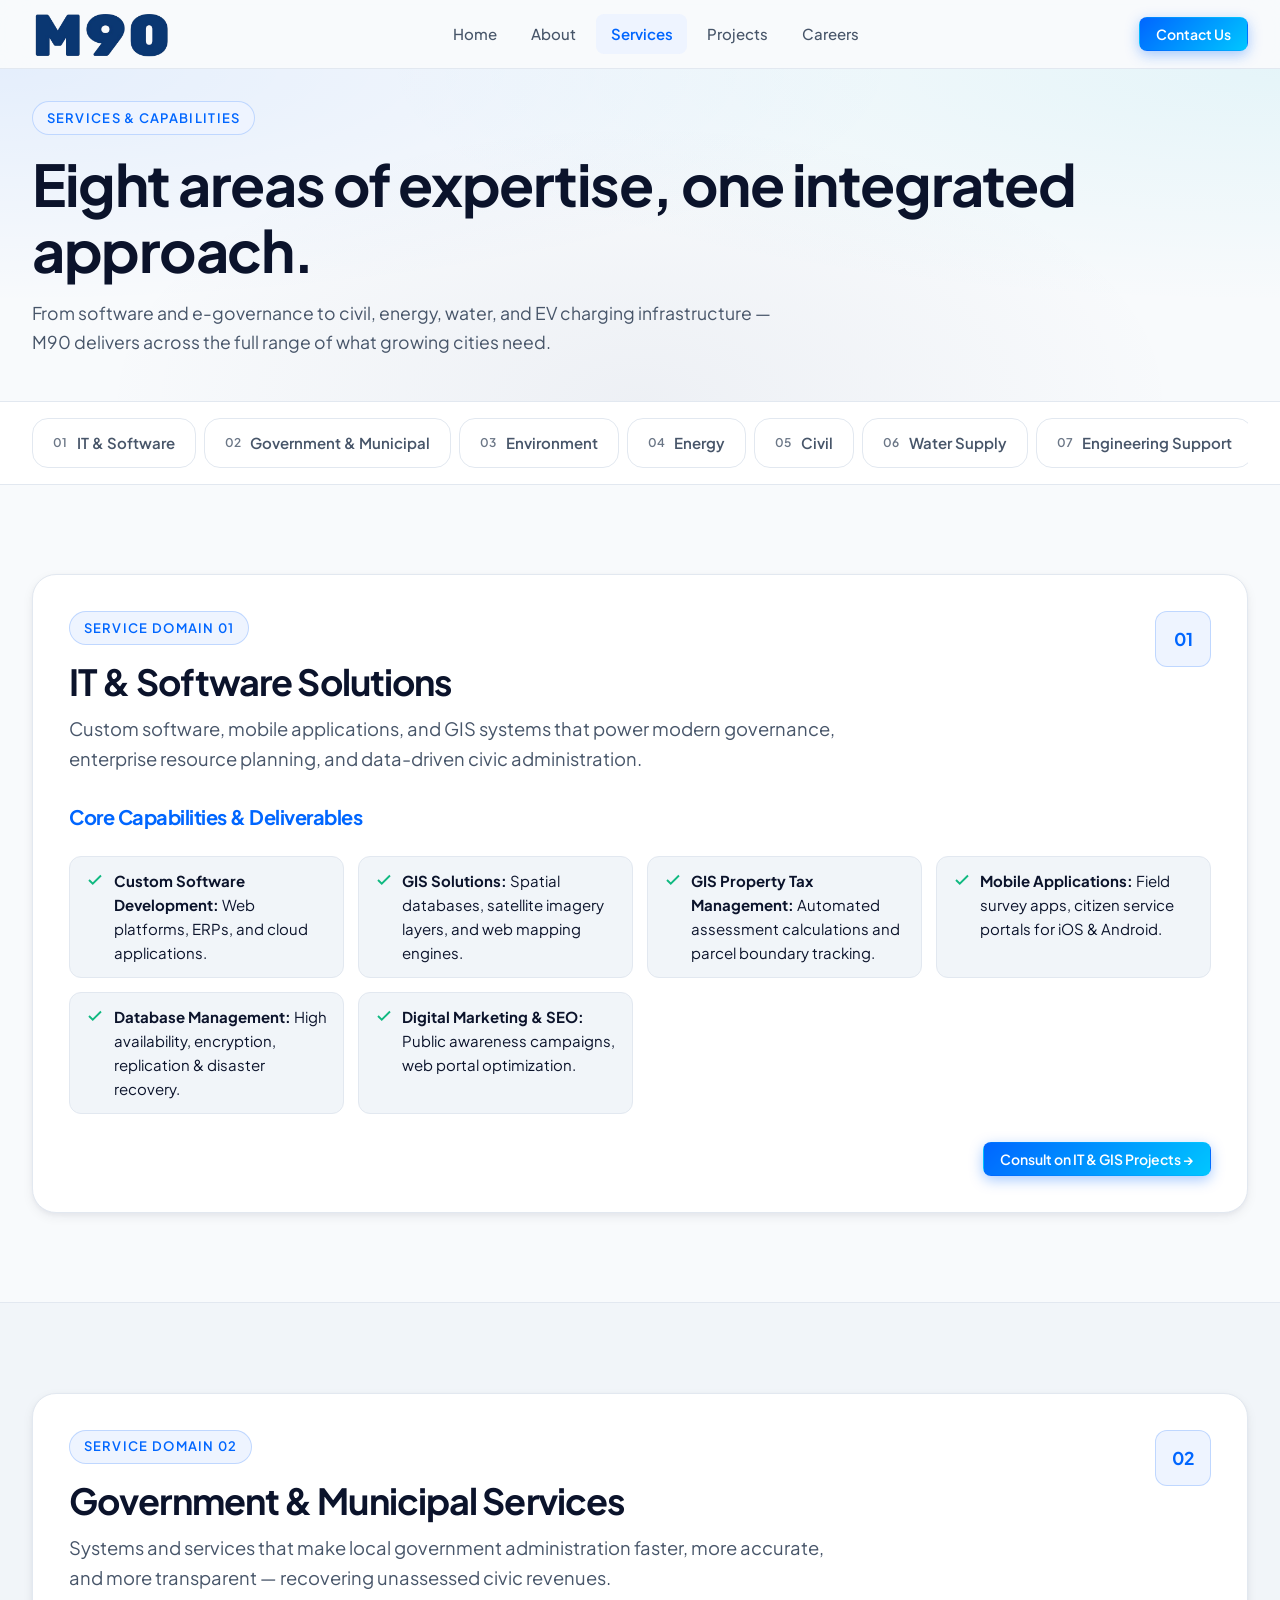
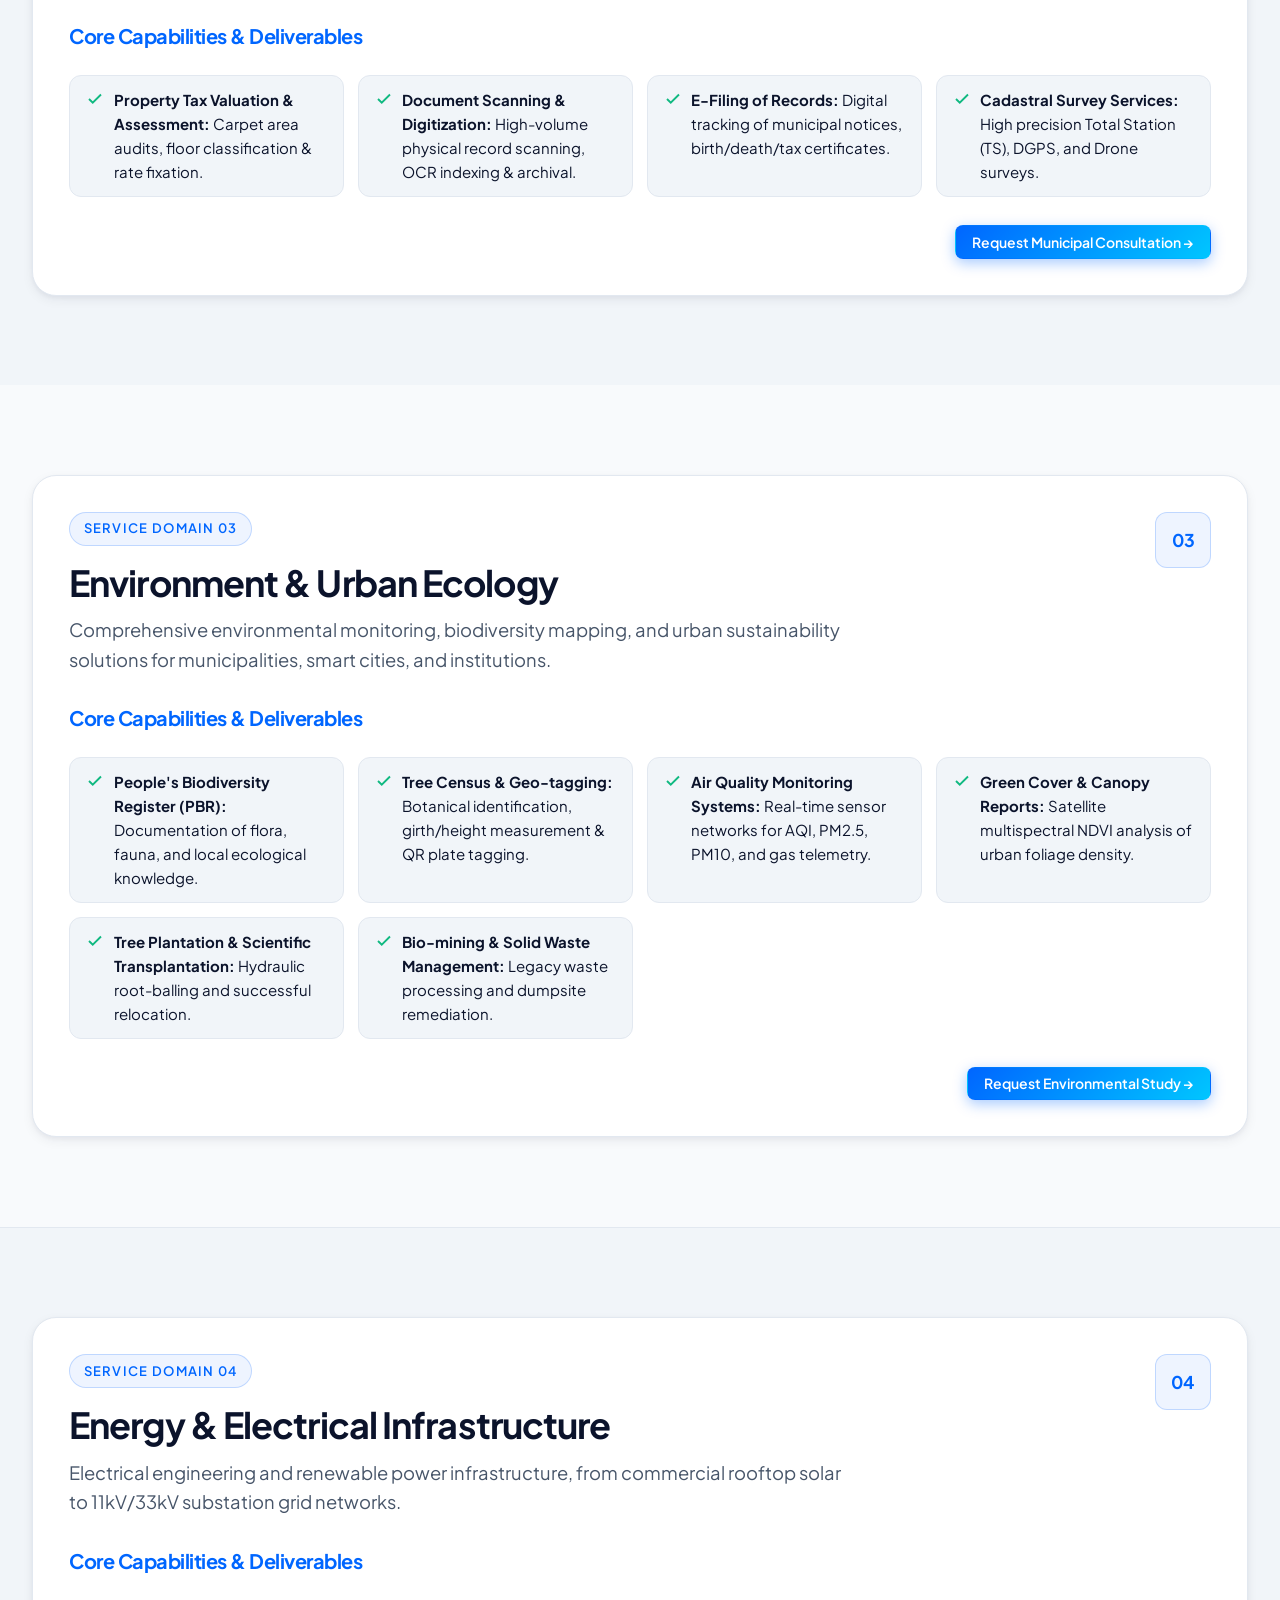
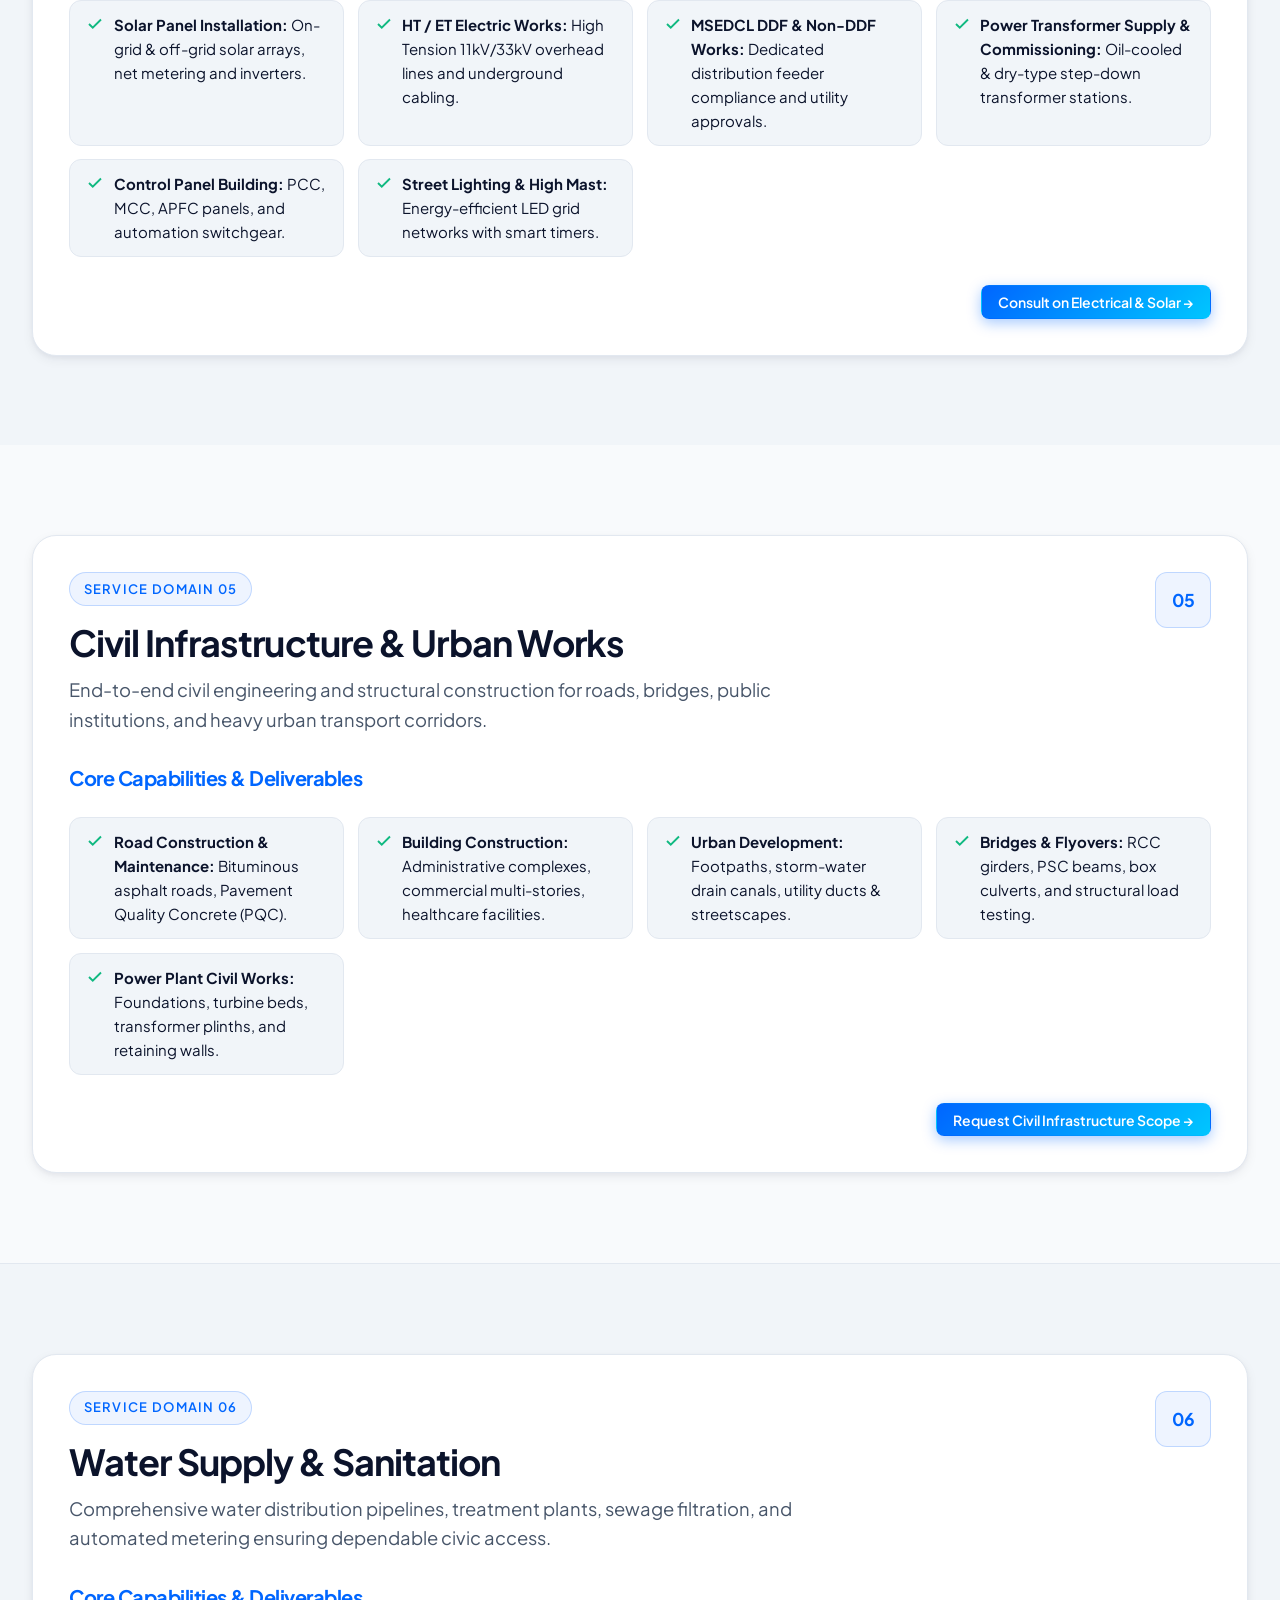
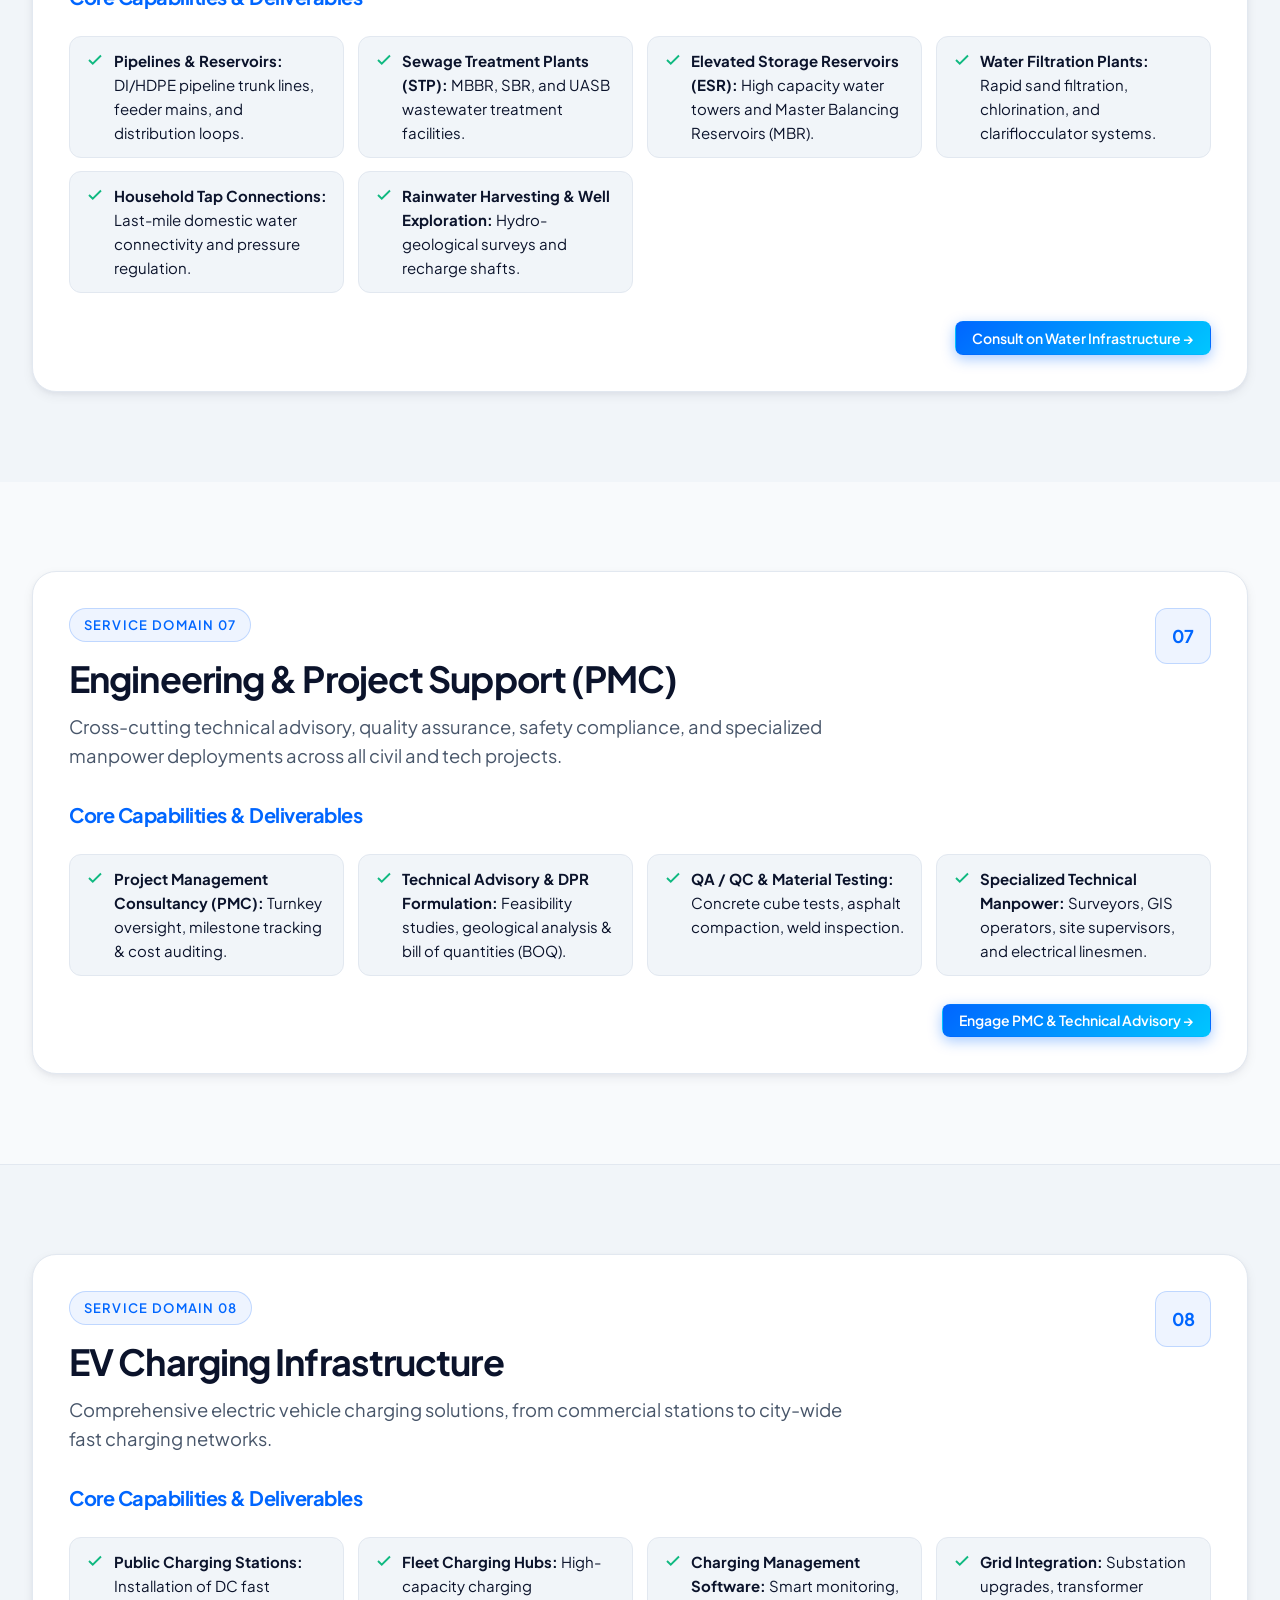
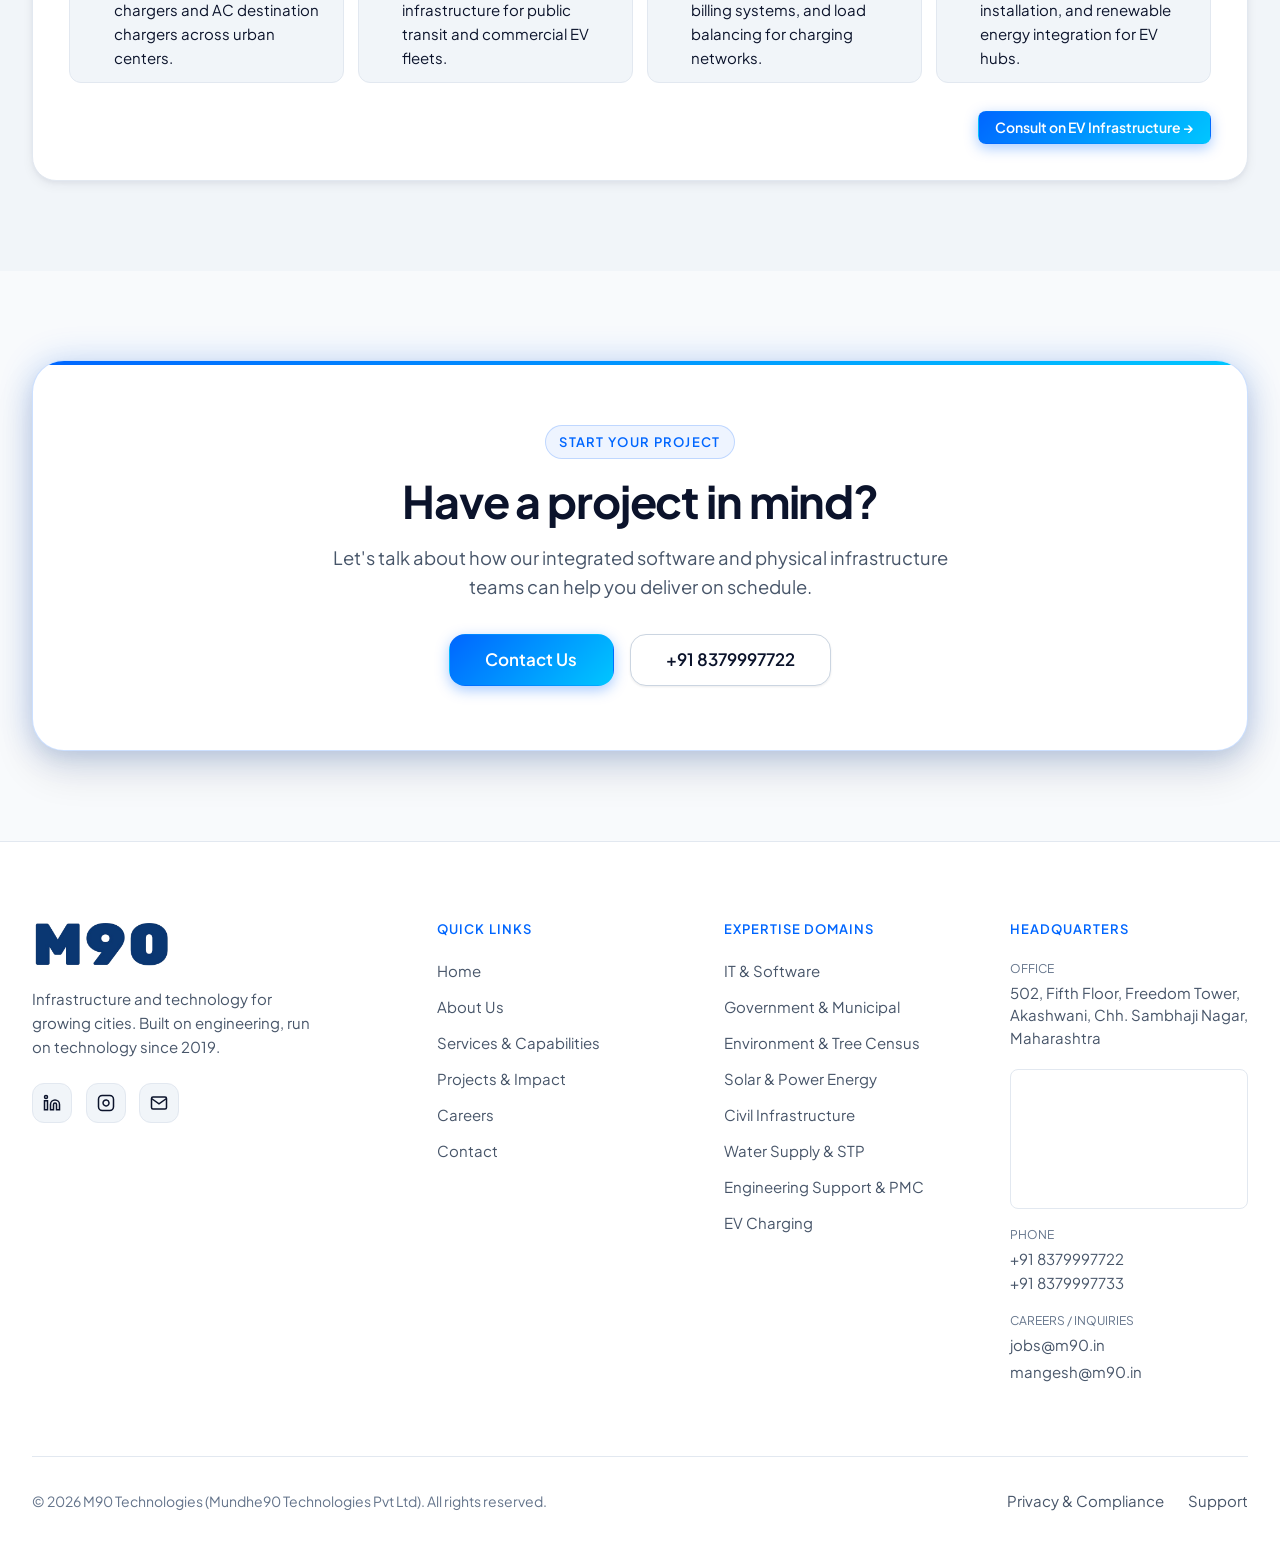
<file: services.html>
<!DOCTYPE html>
<html lang="en" data-theme="light">

<head>
  <meta charset="UTF-8">
  <meta name="viewport" content="width=device-width, initial-scale=1.0">

  <title>Services &amp; Capabilities — M90 Technologies</title>
  <meta name="title" content="Services &amp; Capabilities — M90 Technologies">
  <meta name="description"
    content="Explore M90 Technologies' eight core domains: IT &amp; Software, Municipal Services, Environment, Energy, Civil, Water Supply, Engineering Project Support, and EV Charging.">
  <link rel="canonical" href="https://m90.in/services">
  <link rel="icon" type="image/png" href="favicon_io/android-chrome-192x192.png">

  <link rel="stylesheet" href="css/design-system.css">
  <link rel="stylesheet" href="css/components.css">
  <link rel="stylesheet" href="css/main.css">
</head>

<body>

  <a href="#main-content" class="skip-link">Skip to main content</a>

  <!-- Header -->
  <header class="site-header">
    <div class="container">
      <div class="header-inner">
        <a href="index.html" class="brand-logo" aria-label="M90 Technologies Home">
          <img src="assets/images/logo.png" alt="M90 Technologies Logo" style="height: 48px; width: auto; object-fit: contain;">
        </a>

        <nav class="nav-desktop" aria-label="Primary Navigation">
          <a href="index.html" class="nav-link">Home</a>
          <a href="about.html" class="nav-link">About</a>
          <a href="services.html" class="nav-link active">Services</a>
          <a href="projects.html" class="nav-link">Projects</a>
          <a href="careers.html" class="nav-link">Careers</a>
        </nav>

        <div class="header-actions">

          <a href="contact.html" class="btn btn-primary btn-sm hidden-mobile" style="display:inline-flex;">Contact
            Us</a>
          <button type="button" id="mobile-menu-toggle" class="mobile-menu-toggle" aria-label="Toggle navigation menu"
            aria-expanded="false" aria-controls="mobile-drawer">
            <svg viewBox="0 0 24 24" fill="none" stroke="currentColor" stroke-width="2">
              <line x1="3" y1="12" x2="21" y2="12"></line>
              <line x1="3" y1="6" x2="21" y2="6"></line>
              <line x1="3" y1="18" x2="21" y2="18"></line>
            </svg>
          </button>
        </div>
      </div>
    </div>
  </header>

  <!-- Mobile Drawer -->
  <div id="mobile-drawer" class="mobile-drawer">
    <div class="mobile-nav-links">
      <a href="index.html" class="mobile-nav-link">Home</a>
      <a href="about.html" class="mobile-nav-link">About</a>
      <a href="services.html" class="mobile-nav-link active">Services</a>
      <a href="projects.html" class="mobile-nav-link">Projects</a>
      <a href="careers.html" class="mobile-nav-link">Careers</a>
    </div>
    <div style="margin-top:auto; padding-top:1.5rem; border-top:1px solid var(--border-subtle);">
      <a href="contact.html" class="btn btn-primary" style="width:100%;">Contact Us</a>
    </div>
  </div>

  <main id="main-content">

    <!-- Page Header -->
    <section class="page-header">
      <div class="container">
        <div class="reveal">
          <span class="section-tag">SERVICES &amp; CAPABILITIES</span>
          <h1 class="page-header-title">Eight areas of expertise, one integrated approach.</h1>
          <p class="page-header-desc">
            From software and e-governance to civil, energy, water, and EV charging infrastructure — M90 delivers across the full
            range of what growing cities need.
          </p>
        </div>
      </div>
    </section>

    <!-- Interactive Jump Navigation -->
    <section
      style="background: var(--bg-card); border-bottom: 1px solid var(--border-subtle); padding: 1rem 0; position: sticky; top: var(--header-height); z-index: 900; backdrop-filter: blur(12px);">
      <div class="container">
        <div class="domain-nav-tabs" style="margin-bottom: 0; padding-bottom: 0;">
          <a href="#it-software" class="domain-tab-btn"><span class="domain-tab-num">01</span> IT &amp; Software</a>
          <a href="#government-municipal" class="domain-tab-btn"><span class="domain-tab-num">02</span> Government &amp;
            Municipal</a>
          <a href="#environment" class="domain-tab-btn"><span class="domain-tab-num">03</span> Environment</a>
          <a href="#energy" class="domain-tab-btn"><span class="domain-tab-num">04</span> Energy</a>
          <a href="#civil" class="domain-tab-btn"><span class="domain-tab-num">05</span> Civil</a>
          <a href="#water-supply" class="domain-tab-btn"><span class="domain-tab-num">06</span> Water Supply</a>
          <a href="#engineering-support" class="domain-tab-btn"><span class="domain-tab-num">07</span> Engineering
            Support</a>
          <a href="#ev-charging" class="domain-tab-btn"><span class="domain-tab-num">08</span> EV Charging</a>
        </div>
      </div>
    </section>

    <!-- Service Domain 01: IT & Software -->
    <section id="it-software" class="section-py" style="scroll-margin-top: 140px;">
      <div class="container">
        <div class="card card-glow reveal">
          <div
            style="display: flex; justify-content: space-between; align-items: flex-start; flex-wrap: wrap; gap: 1rem;">
            <div>
              <span class="section-tag">SERVICE DOMAIN 01</span>
              <h2 style="font-size: 2.25rem; margin-bottom: 0.75rem;">IT &amp; Software Solutions</h2>
              <p style="font-size: 1.15rem; max-width: 780px;">
                Custom software, mobile applications, and GIS systems that power modern governance, enterprise resource
                planning, and data-driven civic administration.
              </p>
            </div>
            <div class="domain-badge" style="font-size: 1.1rem; width: 56px; height: 56px;">01</div>
          </div>

          <div style="margin-top: 2rem;">
            <h4 style="margin-bottom: 1rem; color: var(--accent-primary);">Core Capabilities &amp; Deliverables</h4>
            <div class="domain-scope-list">
              <div class="domain-scope-item">
                <svg viewBox="0 0 24 24" fill="none" stroke="currentColor" stroke-width="2.5">
                  <polyline points="20 6 9 17 4 12"></polyline>
                </svg>
                <span><strong>Custom Software Development:</strong> Web platforms, ERPs, and cloud applications.</span>
              </div>
              <div class="domain-scope-item">
                <svg viewBox="0 0 24 24" fill="none" stroke="currentColor" stroke-width="2.5">
                  <polyline points="20 6 9 17 4 12"></polyline>
                </svg>
                <span><strong>GIS Solutions:</strong> Spatial databases, satellite imagery layers, and web mapping
                  engines.</span>
              </div>
              <div class="domain-scope-item">
                <svg viewBox="0 0 24 24" fill="none" stroke="currentColor" stroke-width="2.5">
                  <polyline points="20 6 9 17 4 12"></polyline>
                </svg>
                <span><strong>GIS Property Tax Management:</strong> Automated assessment calculations and parcel
                  boundary tracking.</span>
              </div>
              <div class="domain-scope-item">
                <svg viewBox="0 0 24 24" fill="none" stroke="currentColor" stroke-width="2.5">
                  <polyline points="20 6 9 17 4 12"></polyline>
                </svg>
                <span><strong>Mobile Applications:</strong> Field survey apps, citizen service portals for iOS &amp;
                  Android.</span>
              </div>
              <div class="domain-scope-item">
                <svg viewBox="0 0 24 24" fill="none" stroke="currentColor" stroke-width="2.5">
                  <polyline points="20 6 9 17 4 12"></polyline>
                </svg>
                <span><strong>Database Management:</strong> High availability, encryption, replication &amp; disaster
                  recovery.</span>
              </div>
              <div class="domain-scope-item">
                <svg viewBox="0 0 24 24" fill="none" stroke="currentColor" stroke-width="2.5">
                  <polyline points="20 6 9 17 4 12"></polyline>
                </svg>
                <span><strong>Digital Marketing &amp; SEO:</strong> Public awareness campaigns, web portal
                  optimization.</span>
              </div>
            </div>
          </div>

          <div style="margin-top: 1.5rem; display: flex; justify-content: flex-end;">
            <a href="contact.html?subject=IT%20%26%20Software%20Inquiry" class="btn btn-primary btn-sm">Consult on IT
              &amp; GIS Projects &rarr;</a>
          </div>
        </div>
      </div>
    </section>

    <!-- Service Domain 02: Government & Municipal Services -->
    <section id="government-municipal" class="section-py"
      style="background: var(--bg-card-subtle); scroll-margin-top: 140px; border-top: 1px solid var(--border-subtle);">
      <div class="container">
        <div class="card card-glow reveal">
          <div
            style="display: flex; justify-content: space-between; align-items: flex-start; flex-wrap: wrap; gap: 1rem;">
            <div>
              <span class="section-tag">SERVICE DOMAIN 02</span>
              <h2 style="font-size: 2.25rem; margin-bottom: 0.75rem;">Government &amp; Municipal Services</h2>
              <p style="font-size: 1.15rem; max-width: 780px;">
                Systems and services that make local government administration faster, more accurate, and more
                transparent — recovering unassessed civic revenues.
              </p>
            </div>
            <div class="domain-badge" style="font-size: 1.1rem; width: 56px; height: 56px;">02</div>
          </div>

          <div style="margin-top: 2rem;">
            <h4 style="margin-bottom: 1rem; color: var(--accent-primary);">Core Capabilities &amp; Deliverables</h4>
            <div class="domain-scope-list">
              <div class="domain-scope-item">
                <svg viewBox="0 0 24 24" fill="none" stroke="currentColor" stroke-width="2.5">
                  <polyline points="20 6 9 17 4 12"></polyline>
                </svg>
                <span><strong>Property Tax Valuation &amp; Assessment:</strong> Carpet area audits, floor classification
                  &amp; rate fixation.</span>
              </div>
              <div class="domain-scope-item">
                <svg viewBox="0 0 24 24" fill="none" stroke="currentColor" stroke-width="2.5">
                  <polyline points="20 6 9 17 4 12"></polyline>
                </svg>
                <span><strong>Document Scanning &amp; Digitization:</strong> High-volume physical record scanning, OCR
                  indexing &amp; archival.</span>
              </div>
              <div class="domain-scope-item">
                <svg viewBox="0 0 24 24" fill="none" stroke="currentColor" stroke-width="2.5">
                  <polyline points="20 6 9 17 4 12"></polyline>
                </svg>
                <span><strong>E-Filing of Records:</strong> Digital tracking of municipal notices, birth/death/tax
                  certificates.</span>
              </div>
              <div class="domain-scope-item">
                <svg viewBox="0 0 24 24" fill="none" stroke="currentColor" stroke-width="2.5">
                  <polyline points="20 6 9 17 4 12"></polyline>
                </svg>
                <span><strong>Cadastral Survey Services:</strong> High precision Total Station (TS), DGPS, and Drone
                  surveys.</span>
              </div>
            </div>
          </div>

          <div style="margin-top: 1.5rem; display: flex; justify-content: flex-end;">
            <a href="contact.html?subject=Municipal%20Services%20Inquiry" class="btn btn-primary btn-sm">Request
              Municipal Consultation &rarr;</a>
          </div>
        </div>
      </div>
    </section>

    <!-- Service Domain 03: Environment -->
    <section id="environment" class="section-py" style="scroll-margin-top: 140px;">
      <div class="container">
        <div class="card card-glow reveal">
          <div
            style="display: flex; justify-content: space-between; align-items: flex-start; flex-wrap: wrap; gap: 1rem;">
            <div>
              <span class="section-tag">SERVICE DOMAIN 03</span>
              <h2 style="font-size: 2.25rem; margin-bottom: 0.75rem;">Environment &amp; Urban Ecology</h2>
              <p style="font-size: 1.15rem; max-width: 780px;">
                Comprehensive environmental monitoring, biodiversity mapping, and urban sustainability solutions for
                municipalities, smart cities, and institutions.
              </p>
            </div>
            <div class="domain-badge" style="font-size: 1.1rem; width: 56px; height: 56px;">03</div>
          </div>

          <div style="margin-top: 2rem;">
            <h4 style="margin-bottom: 1rem; color: var(--accent-primary);">Core Capabilities &amp; Deliverables</h4>
            <div class="domain-scope-list">
              <div class="domain-scope-item">
                <svg viewBox="0 0 24 24" fill="none" stroke="currentColor" stroke-width="2.5">
                  <polyline points="20 6 9 17 4 12"></polyline>
                </svg>
                <span><strong>People's Biodiversity Register (PBR):</strong> Documentation of flora, fauna, and local
                  ecological knowledge.</span>
              </div>
              <div class="domain-scope-item">
                <svg viewBox="0 0 24 24" fill="none" stroke="currentColor" stroke-width="2.5">
                  <polyline points="20 6 9 17 4 12"></polyline>
                </svg>
                <span><strong>Tree Census &amp; Geo-tagging:</strong> Botanical identification, girth/height measurement
                  &amp; QR plate tagging.</span>
              </div>
              <div class="domain-scope-item">
                <svg viewBox="0 0 24 24" fill="none" stroke="currentColor" stroke-width="2.5">
                  <polyline points="20 6 9 17 4 12"></polyline>
                </svg>
                <span><strong>Air Quality Monitoring Systems:</strong> Real-time sensor networks for AQI, PM2.5, PM10,
                  and gas telemetry.</span>
              </div>
              <div class="domain-scope-item">
                <svg viewBox="0 0 24 24" fill="none" stroke="currentColor" stroke-width="2.5">
                  <polyline points="20 6 9 17 4 12"></polyline>
                </svg>
                <span><strong>Green Cover &amp; Canopy Reports:</strong> Satellite multispectral NDVI analysis of urban
                  foliage density.</span>
              </div>
              <div class="domain-scope-item">
                <svg viewBox="0 0 24 24" fill="none" stroke="currentColor" stroke-width="2.5">
                  <polyline points="20 6 9 17 4 12"></polyline>
                </svg>
                <span><strong>Tree Plantation &amp; Scientific Transplantation:</strong> Hydraulic root-balling and
                  successful relocation.</span>
              </div>
              <div class="domain-scope-item">
                <svg viewBox="0 0 24 24" fill="none" stroke="currentColor" stroke-width="2.5">
                  <polyline points="20 6 9 17 4 12"></polyline>
                </svg>
                <span><strong>Bio-mining &amp; Solid Waste Management:</strong> Legacy waste processing and dumpsite
                  remediation.</span>
              </div>
            </div>
          </div>

          <div style="margin-top: 1.5rem; display: flex; justify-content: flex-end;">
            <a href="contact.html?subject=Tree%20Census%20%26%20PBR%20Inquiry" class="btn btn-primary btn-sm">Request
              Environmental Study &rarr;</a>
          </div>
        </div>
      </div>
    </section>

    <!-- Service Domain 04: Energy -->
    <section id="energy" class="section-py"
      style="background: var(--bg-card-subtle); scroll-margin-top: 140px; border-top: 1px solid var(--border-subtle);">
      <div class="container">
        <div class="card card-glow reveal">
          <div
            style="display: flex; justify-content: space-between; align-items: flex-start; flex-wrap: wrap; gap: 1rem;">
            <div>
              <span class="section-tag">SERVICE DOMAIN 04</span>
              <h2 style="font-size: 2.25rem; margin-bottom: 0.75rem;">Energy &amp; Electrical Infrastructure</h2>
              <p style="font-size: 1.15rem; max-width: 780px;">
                Electrical engineering and renewable power infrastructure, from commercial rooftop solar to 11kV/33kV
                substation grid networks.
              </p>
            </div>
            <div class="domain-badge" style="font-size: 1.1rem; width: 56px; height: 56px;">04</div>
          </div>

          <div style="margin-top: 2rem;">
            <h4 style="margin-bottom: 1rem; color: var(--accent-primary);">Core Capabilities &amp; Deliverables</h4>
            <div class="domain-scope-list">
              <div class="domain-scope-item">
                <svg viewBox="0 0 24 24" fill="none" stroke="currentColor" stroke-width="2.5">
                  <polyline points="20 6 9 17 4 12"></polyline>
                </svg>
                <span><strong>Solar Panel Installation:</strong> On-grid &amp; off-grid solar arrays, net metering and
                  inverters.</span>
              </div>
              <div class="domain-scope-item">
                <svg viewBox="0 0 24 24" fill="none" stroke="currentColor" stroke-width="2.5">
                  <polyline points="20 6 9 17 4 12"></polyline>
                </svg>
                <span><strong>HT / ET Electric Works:</strong> High Tension 11kV/33kV overhead lines and underground
                  cabling.</span>
              </div>
              <div class="domain-scope-item">
                <svg viewBox="0 0 24 24" fill="none" stroke="currentColor" stroke-width="2.5">
                  <polyline points="20 6 9 17 4 12"></polyline>
                </svg>
                <span><strong>MSEDCL DDF &amp; Non-DDF Works:</strong> Dedicated distribution feeder compliance and
                  utility approvals.</span>
              </div>
              <div class="domain-scope-item">
                <svg viewBox="0 0 24 24" fill="none" stroke="currentColor" stroke-width="2.5">
                  <polyline points="20 6 9 17 4 12"></polyline>
                </svg>
                <span><strong>Power Transformer Supply &amp; Commissioning:</strong> Oil-cooled &amp; dry-type step-down
                  transformer stations.</span>
              </div>
              <div class="domain-scope-item">
                <svg viewBox="0 0 24 24" fill="none" stroke="currentColor" stroke-width="2.5">
                  <polyline points="20 6 9 17 4 12"></polyline>
                </svg>
                <span><strong>Control Panel Building:</strong> PCC, MCC, APFC panels, and automation switchgear.</span>
              </div>
              <div class="domain-scope-item">
                <svg viewBox="0 0 24 24" fill="none" stroke="currentColor" stroke-width="2.5">
                  <polyline points="20 6 9 17 4 12"></polyline>
                </svg>
                <span><strong>Street Lighting &amp; High Mast:</strong> Energy-efficient LED grid networks with smart
                  timers.</span>
              </div>
            </div>
          </div>

          <div style="margin-top: 1.5rem; display: flex; justify-content: flex-end;">
            <a href="contact.html?subject=Solar%20%26%20Electrical%20Inquiry" class="btn btn-primary btn-sm">Consult on
              Electrical &amp; Solar &rarr;</a>
          </div>
        </div>
      </div>
    </section>

    <!-- Service Domain 05: Civil -->
    <section id="civil" class="section-py" style="scroll-margin-top: 140px;">
      <div class="container">
        <div class="card card-glow reveal">
          <div
            style="display: flex; justify-content: space-between; align-items: flex-start; flex-wrap: wrap; gap: 1rem;">
            <div>
              <span class="section-tag">SERVICE DOMAIN 05</span>
              <h2 style="font-size: 2.25rem; margin-bottom: 0.75rem;">Civil Infrastructure &amp; Urban Works</h2>
              <p style="font-size: 1.15rem; max-width: 780px;">
                End-to-end civil engineering and structural construction for roads, bridges, public institutions, and
                heavy urban transport corridors.
              </p>
            </div>
            <div class="domain-badge" style="font-size: 1.1rem; width: 56px; height: 56px;">05</div>
          </div>

          <div style="margin-top: 2rem;">
            <h4 style="margin-bottom: 1rem; color: var(--accent-primary);">Core Capabilities &amp; Deliverables</h4>
            <div class="domain-scope-list">
              <div class="domain-scope-item">
                <svg viewBox="0 0 24 24" fill="none" stroke="currentColor" stroke-width="2.5">
                  <polyline points="20 6 9 17 4 12"></polyline>
                </svg>
                <span><strong>Road Construction &amp; Maintenance:</strong> Bituminous asphalt roads, Pavement Quality
                  Concrete (PQC).</span>
              </div>
              <div class="domain-scope-item">
                <svg viewBox="0 0 24 24" fill="none" stroke="currentColor" stroke-width="2.5">
                  <polyline points="20 6 9 17 4 12"></polyline>
                </svg>
                <span><strong>Building Construction:</strong> Administrative complexes, commercial multi-stories,
                  healthcare facilities.</span>
              </div>
              <div class="domain-scope-item">
                <svg viewBox="0 0 24 24" fill="none" stroke="currentColor" stroke-width="2.5">
                  <polyline points="20 6 9 17 4 12"></polyline>
                </svg>
                <span><strong>Urban Development:</strong> Footpaths, storm-water drain canals, utility ducts &amp;
                  streetscapes.</span>
              </div>
              <div class="domain-scope-item">
                <svg viewBox="0 0 24 24" fill="none" stroke="currentColor" stroke-width="2.5">
                  <polyline points="20 6 9 17 4 12"></polyline>
                </svg>
                <span><strong>Bridges &amp; Flyovers:</strong> RCC girders, PSC beams, box culverts, and structural load
                  testing.</span>
              </div>
              <div class="domain-scope-item">
                <svg viewBox="0 0 24 24" fill="none" stroke="currentColor" stroke-width="2.5">
                  <polyline points="20 6 9 17 4 12"></polyline>
                </svg>
                <span><strong>Power Plant Civil Works:</strong> Foundations, turbine beds, transformer plinths, and
                  retaining walls.</span>
              </div>
            </div>
          </div>

          <div style="margin-top: 1.5rem; display: flex; justify-content: flex-end;">
            <a href="contact.html?subject=Civil%20Infrastructure%20Inquiry" class="btn btn-primary btn-sm">Request Civil
              Infrastructure Scope &rarr;</a>
          </div>
        </div>
      </div>
    </section>

    <!-- Service Domain 06: Water Supply -->
    <section id="water-supply" class="section-py"
      style="background: var(--bg-card-subtle); scroll-margin-top: 140px; border-top: 1px solid var(--border-subtle);">
      <div class="container">
        <div class="card card-glow reveal">
          <div
            style="display: flex; justify-content: space-between; align-items: flex-start; flex-wrap: wrap; gap: 1rem;">
            <div>
              <span class="section-tag">SERVICE DOMAIN 06</span>
              <h2 style="font-size: 2.25rem; margin-bottom: 0.75rem;">Water Supply &amp; Sanitation</h2>
              <p style="font-size: 1.15rem; max-width: 780px;">
                Comprehensive water distribution pipelines, treatment plants, sewage filtration, and automated metering
                ensuring dependable civic access.
              </p>
            </div>
            <div class="domain-badge" style="font-size: 1.1rem; width: 56px; height: 56px;">06</div>
          </div>

          <div style="margin-top: 2rem;">
            <h4 style="margin-bottom: 1rem; color: var(--accent-primary);">Core Capabilities &amp; Deliverables</h4>
            <div class="domain-scope-list">
              <div class="domain-scope-item">
                <svg viewBox="0 0 24 24" fill="none" stroke="currentColor" stroke-width="2.5">
                  <polyline points="20 6 9 17 4 12"></polyline>
                </svg>
                <span><strong>Pipelines &amp; Reservoirs:</strong> DI/HDPE pipeline trunk lines, feeder mains, and
                  distribution loops.</span>
              </div>
              <div class="domain-scope-item">
                <svg viewBox="0 0 24 24" fill="none" stroke="currentColor" stroke-width="2.5">
                  <polyline points="20 6 9 17 4 12"></polyline>
                </svg>
                <span><strong>Sewage Treatment Plants (STP):</strong> MBBR, SBR, and UASB wastewater treatment
                  facilities.</span>
              </div>
              <div class="domain-scope-item">
                <svg viewBox="0 0 24 24" fill="none" stroke="currentColor" stroke-width="2.5">
                  <polyline points="20 6 9 17 4 12"></polyline>
                </svg>
                <span><strong>Elevated Storage Reservoirs (ESR):</strong> High capacity water towers and Master
                  Balancing Reservoirs (MBR).</span>
              </div>
              <div class="domain-scope-item">
                <svg viewBox="0 0 24 24" fill="none" stroke="currentColor" stroke-width="2.5">
                  <polyline points="20 6 9 17 4 12"></polyline>
                </svg>
                <span><strong>Water Filtration Plants:</strong> Rapid sand filtration, chlorination, and
                  clariflocculator systems.</span>
              </div>
              <div class="domain-scope-item">
                <svg viewBox="0 0 24 24" fill="none" stroke="currentColor" stroke-width="2.5">
                  <polyline points="20 6 9 17 4 12"></polyline>
                </svg>
                <span><strong>Household Tap Connections:</strong> Last-mile domestic water connectivity and pressure
                  regulation.</span>
              </div>
              <div class="domain-scope-item">
                <svg viewBox="0 0 24 24" fill="none" stroke="currentColor" stroke-width="2.5">
                  <polyline points="20 6 9 17 4 12"></polyline>
                </svg>
                <span><strong>Rainwater Harvesting &amp; Well Exploration:</strong> Hydro-geological surveys and
                  recharge shafts.</span>
              </div>
            </div>
          </div>

          <div style="margin-top: 1.5rem; display: flex; justify-content: flex-end;">
            <a href="contact.html?subject=Water%20Supply%20%26%20STP%20Inquiry" class="btn btn-primary btn-sm">Consult
              on Water Infrastructure &rarr;</a>
          </div>
        </div>
      </div>
    </section>

    <!-- Service Domain 07: Engineering & Project Support -->
    <section id="engineering-support" class="section-py" style="scroll-margin-top: 140px;">
      <div class="container">
        <div class="card card-glow reveal">
          <div
            style="display: flex; justify-content: space-between; align-items: flex-start; flex-wrap: wrap; gap: 1rem;">
            <div>
              <span class="section-tag">SERVICE DOMAIN 07</span>
              <h2 style="font-size: 2.25rem; margin-bottom: 0.75rem;">Engineering &amp; Project Support (PMC)</h2>
              <p style="font-size: 1.15rem; max-width: 780px;">
                Cross-cutting technical advisory, quality assurance, safety compliance, and specialized manpower
                deployments across all civil and tech projects.
              </p>
            </div>
            <div class="domain-badge" style="font-size: 1.1rem; width: 56px; height: 56px;">07</div>
          </div>

          <div style="margin-top: 2rem;">
            <h4 style="margin-bottom: 1rem; color: var(--accent-primary);">Core Capabilities &amp; Deliverables</h4>
            <div class="domain-scope-list">
              <div class="domain-scope-item">
                <svg viewBox="0 0 24 24" fill="none" stroke="currentColor" stroke-width="2.5">
                  <polyline points="20 6 9 17 4 12"></polyline>
                </svg>
                <span><strong>Project Management Consultancy (PMC):</strong> Turnkey oversight, milestone tracking &amp;
                  cost auditing.</span>
              </div>
              <div class="domain-scope-item">
                <svg viewBox="0 0 24 24" fill="none" stroke="currentColor" stroke-width="2.5">
                  <polyline points="20 6 9 17 4 12"></polyline>
                </svg>
                <span><strong>Technical Advisory &amp; DPR Formulation:</strong> Feasibility studies, geological
                  analysis &amp; bill of quantities (BOQ).</span>
              </div>
              <div class="domain-scope-item">
                <svg viewBox="0 0 24 24" fill="none" stroke="currentColor" stroke-width="2.5">
                  <polyline points="20 6 9 17 4 12"></polyline>
                </svg>
                <span><strong>QA / QC &amp; Material Testing:</strong> Concrete cube tests, asphalt compaction, weld
                  inspection.</span>
              </div>
              <div class="domain-scope-item">
                <svg viewBox="0 0 24 24" fill="none" stroke="currentColor" stroke-width="2.5">
                  <polyline points="20 6 9 17 4 12"></polyline>
                </svg>
                <span><strong>Specialized Technical Manpower:</strong> Surveyors, GIS operators, site supervisors, and
                  electrical linesmen.</span>
              </div>
            </div>
          </div>

          <div style="margin-top: 1.5rem; display: flex; justify-content: flex-end;">
            <a href="contact.html?subject=PMC%20%26%20Engineering%20Support" class="btn btn-primary btn-sm">Engage PMC
              &amp; Technical Advisory &rarr;</a>
          </div>
        </div>
      </div>
    </section>

    <!-- Service Domain 08: EV Charging -->
    <section id="ev-charging" class="section-py"
      style="background: var(--bg-card-subtle); scroll-margin-top: 140px; border-top: 1px solid var(--border-subtle);">
      <div class="container">
        <div class="card card-glow reveal">
          <div
            style="display: flex; justify-content: space-between; align-items: flex-start; flex-wrap: wrap; gap: 1rem;">
            <div>
              <span class="section-tag">SERVICE DOMAIN 08</span>
              <h2 style="font-size: 2.25rem; margin-bottom: 0.75rem;">EV Charging Infrastructure</h2>
              <p style="font-size: 1.15rem; max-width: 780px;">
                Comprehensive electric vehicle charging solutions, from commercial stations to city-wide fast charging networks.
              </p>
            </div>
            <div class="domain-badge" style="font-size: 1.1rem; width: 56px; height: 56px;">08</div>
          </div>

          <div style="margin-top: 2rem;">
            <h4 style="margin-bottom: 1rem; color: var(--accent-primary);">Core Capabilities &amp; Deliverables</h4>
            <div class="domain-scope-list">
              <div class="domain-scope-item">
                <svg viewBox="0 0 24 24" fill="none" stroke="currentColor" stroke-width="2.5">
                  <polyline points="20 6 9 17 4 12"></polyline>
                </svg>
                <span><strong>Public Charging Stations:</strong> Installation of DC fast chargers and AC destination chargers across urban centers.</span>
              </div>
              <div class="domain-scope-item">
                <svg viewBox="0 0 24 24" fill="none" stroke="currentColor" stroke-width="2.5">
                  <polyline points="20 6 9 17 4 12"></polyline>
                </svg>
                <span><strong>Fleet Charging Hubs:</strong> High-capacity charging infrastructure for public transit and commercial EV fleets.</span>
              </div>
              <div class="domain-scope-item">
                <svg viewBox="0 0 24 24" fill="none" stroke="currentColor" stroke-width="2.5">
                  <polyline points="20 6 9 17 4 12"></polyline>
                </svg>
                <span><strong>Charging Management Software:</strong> Smart monitoring, billing systems, and load balancing for charging networks.</span>
              </div>
              <div class="domain-scope-item">
                <svg viewBox="0 0 24 24" fill="none" stroke="currentColor" stroke-width="2.5">
                  <polyline points="20 6 9 17 4 12"></polyline>
                </svg>
                <span><strong>Grid Integration:</strong> Substation upgrades, transformer installation, and renewable energy integration for EV hubs.</span>
              </div>
            </div>
          </div>

          <div style="margin-top: 1.5rem; display: flex; justify-content: flex-end;">
            <a href="contact.html?subject=EV%20Charging%20Inquiry" class="btn btn-primary btn-sm">Consult on EV Infrastructure &rarr;</a>
          </div>
        </div>
      </div>
    </section>

    <!-- Call to Action Banner -->
    <section class="section-py">
      <div class="container">
        <div class="cta-banner reveal">
          <span class="section-tag">START YOUR PROJECT</span>
          <h2 style="font-size: clamp(2rem, 3.5vw, 3rem); margin-bottom: 1rem;">Have a project in mind?</h2>
          <p style="font-size: 1.15rem; color: var(--text-secondary); max-width: 620px; margin: 0 auto 2rem auto;">
            Let's talk about how our integrated software and physical infrastructure teams can help you deliver on
            schedule.
          </p>
          <div style="display: flex; justify-content: center; gap: 1rem; flex-wrap: wrap;">
            <a href="contact.html" class="btn btn-primary btn-lg">Contact Us</a>
            <a href="tel:+918379997722" class="btn btn-secondary btn-lg">+91 8379997722</a>
          </div>
        </div>
      </div>
    </section>

  </main>

  <!-- Footer -->
  <footer class="site-footer">
    <div class="container">
      <div class="footer-grid">
        <div>
          <a href="index.html" class="brand-logo" style="margin-bottom: 1.25rem;">
            <img src="assets/images/logo.png" alt="M90 Technologies Logo" style="height: 48px; width: auto; object-fit: contain;">
          </a>
          <p
            style="font-size: 0.9375rem; color: var(--text-secondary); line-height: 1.6; max-width: 280px; margin-bottom: 1.5rem;">
            Infrastructure and technology for growing cities. Built on engineering, run on technology since 2019.
          </p>
          <div class="social-links">
            <a href="https://www.linkedin.com/company/m90-technologies/" target="_blank" rel="noopener noreferrer"
              class="social-btn" aria-label="LinkedIn">
              <svg viewBox="0 0 24 24" fill="none" stroke="currentColor" stroke-width="2">
                <path d="M16 8a6 6 0 0 1 6 6v7h-4v-7a2 2 0 0 0-2-2 2 2 0 0 0-2 2v7h-4v-7a6 6 0 0 1 6-6z"></path>
                <rect x="2" y="9" width="4" height="12"></rect>
                <circle cx="4" cy="4" r="2"></circle>
              </svg>
            </a>
            <a href="https://www.instagram.com/m90tech" target="_blank" rel="noopener noreferrer" class="social-btn"
              aria-label="Instagram">
              <svg viewBox="0 0 24 24" fill="none" stroke="currentColor" stroke-width="2">
                <rect x="2" y="2" width="20" height="20" rx="5" ry="5"></rect>
                <path d="M16 11.37A4 4 0 1 1 12.63 8 4 4 0 0 1 16 11.37z"></path>
                <line x1="17.5" y1="6.5" x2="17.51" y2="6.5"></line>
              </svg>
            </a>
            <a href="mailto:jobs@m90.in" class="social-btn" aria-label="Email">
              <svg viewBox="0 0 24 24" fill="none" stroke="currentColor" stroke-width="2">
                <rect x="2" y="4" width="20" height="16" rx="2"></rect>
                <path d="M22 6l-10 7L2 6"></path>
              </svg>
            </a>
          </div>
        </div>

        <div>
          <div class="footer-col-title">Quick Links</div>
          <div class="footer-links">
            <a href="index.html" class="footer-link">Home</a>
            <a href="about.html" class="footer-link">About Us</a>
            <a href="services.html" class="footer-link">Services &amp; Capabilities</a>
            <a href="projects.html" class="footer-link">Projects &amp; Impact</a>
            <a href="careers.html" class="footer-link">Careers</a>
            <a href="contact.html" class="footer-link">Contact</a>
          </div>
        </div>

        <div>
          <div class="footer-col-title">Expertise Domains</div>
          <div class="footer-links">
            <a href="services.html#it-software" class="footer-link">IT &amp; Software</a>
            <a href="services.html#government-municipal" class="footer-link">Government &amp; Municipal</a>
            <a href="services.html#environment" class="footer-link">Environment &amp; Tree Census</a>
            <a href="services.html#energy" class="footer-link">Solar &amp; Power Energy</a>
            <a href="services.html#civil" class="footer-link">Civil Infrastructure</a>
            <a href="services.html#water-supply" class="footer-link">Water Supply &amp; STP</a>
            <a href="services.html#engineering-support" class="footer-link">Engineering Support &amp; PMC</a>
            <a href="services.html#ev-charging" class="footer-link">EV Charging</a>
          </div>
        </div>

        <div>
          <div class="footer-col-title">Headquarters</div>
          <div class="footer-contact-item">
            <span class="footer-contact-label">Office</span>
            <address style="font-style: normal; line-height: 1.5;">
              502, Fifth Floor, Freedom Tower, Akashwani, Chh. Sambhaji Nagar, Maharashtra
                        </address>
            <div style="margin-top: 1rem; border-radius: 8px; overflow: hidden; height: 140px; border: 1px solid var(--border-subtle);">
              <iframe src="https://maps.google.com/maps?q=Freedom+Tower,+Akashwani,+Chhatrapati+Sambhaji+Nagar&amp;t=&amp;z=15&amp;ie=UTF8&amp;iwloc=&amp;output=embed" width="100%" height="100%" style="border:0;" allowfullscreen="" loading="lazy" referrerpolicy="no-referrer-when-downgrade"></iframe>
            </div>
          </div>
          <div class="footer-contact-item">
            <span class="footer-contact-label">Phone</span>
            <div>
              <a href="tel:+918379997722" class="footer-link">+91 8379997722</a> <br>
              <a href="tel:+918379997733" class="footer-link">+91 8379997733</a>
            </div>
          </div>
          <div class="footer-contact-item">
            <span class="footer-contact-label">Careers / Inquiries</span>
            <a href="mailto:jobs@m90.in" class="footer-link">jobs@m90.in</a>
              <a href="mailto:mangesh@m90.in" class="footer-link">mangesh@m90.in</a>
          </div>
        </div>
      </div>

      <div class="footer-bottom">
        <div>
          &copy; 2026 M90 Technologies (Mundhe90 Technologies Pvt Ltd). All rights reserved.
        </div>
        <div style="display:flex; gap:1.5rem;">
          <a href="about.html" class="footer-link">Privacy &amp; Compliance</a>
          <a href="contact.html" class="footer-link">Support</a>
        </div>
      </div>
    </div>
  </footer>

  <script src="js/main.js"></script>
</body>

</html>
</file>
<file: css/design-system.css>
/* ==========================================================================
   M90 TECHNOLOGIES — DESIGN SYSTEM & TOKENS
   "Built on Engineering, Run on Technology"
   ========================================================================== */

@import url('https://fonts.googleapis.com/css2?family=Plus+Jakarta+Sans:ital,wght@0,300;0,400;0,500;0,600;0,700;0,800;1,400;1,600&family=Space+Grotesk:wght@500;600;700&family=JetBrains+Mono:wght@400;500;600&display=swap');

:root {
  /* Brand Core Colors */
  --brand-navy-950: #050B14;
  --brand-navy-900: #0B132B;
  --brand-navy-800: #141E3C;
  --brand-navy-700: #1C2B54;
  --brand-navy-600: #273A70;
  
  --brand-blue-600: #0052CC;
  --brand-blue-500: #0066FF;
  --brand-blue-400: #3385FF;
  --brand-blue-300: #70A9FF;
  --brand-blue-100: #E6F0FF;
  --brand-blue-50:  #F0F6FF;

  --brand-cyan-500: #06B6D4;
  --brand-cyan-400: #22D3EE;
  --brand-emerald-500: #10B981;
  --brand-amber-500: #F59E0B;

  /* Typography */
  --font-sans: 'Plus Jakarta Sans', -apple-system, BlinkMacSystemFont, 'Segoe UI', Roboto, sans-serif;
  --font-display: var(--font-sans);
  --font-mono: var(--font-sans);

  /* Transitions */
  --transition-fast: 150ms cubic-bezier(0.4, 0, 0.2, 1);
  --transition-base: 250ms cubic-bezier(0.4, 0, 0.2, 1);
  --transition-smooth: 400ms cubic-bezier(0.16, 1, 0.3, 1);
  --transition-bounce: 500ms cubic-bezier(0.34, 1.56, 0.64, 1);

  /* Border Radii */
  --radius-xs: 4px;
  --radius-sm: 8px;
  --radius-md: 12px;
  --radius-lg: 16px;
  --radius-xl: 24px;
  --radius-2xl: 32px;
  --radius-full: 9999px;

  /* Container */
  --max-width: 1280px;
  --header-height: 68px;
}

/* Light Mode (Default) */
[data-theme="light"], :root:not([data-theme="dark"]) {
  --bg-page: #F8FAFC;
  --bg-page-gradient: radial-gradient(circle at 10% 20%, rgba(0, 102, 255, 0.04) 0%, transparent 40%),
                      radial-gradient(circle at 90% 80%, rgba(6, 182, 212, 0.04) 0%, transparent 40%),
                      #F8FAFC;
  --bg-card: #FFFFFF;
  --bg-card-subtle: #F1F5F9;
  --bg-card-hover: #FFFFFF;
  --bg-header: rgba(248, 250, 252, 0.88);
  --bg-header-solid: #FFFFFF;
  --bg-elevated: #FFFFFF;
  --bg-tag: #EEF4FF;

  --border-subtle: #E2E8F0;
  --border-strong: #CBD5E1;
  --border-glow: rgba(0, 102, 255, 0.2);

  --text-primary: #0B132B;
  --text-secondary: #475569;
  --text-muted: #64748B;
  --text-inverse: #FFFFFF;
  --text-link: #0066FF;

  --accent-primary: #0066FF;
  --accent-primary-hover: #0052CC;
  --accent-gradient: linear-gradient(135deg, #0066FF 0%, #00C6FF 100%);
  --accent-glow: rgba(0, 102, 255, 0.15);

  --shadow-sm: 0 1px 3px rgba(11, 19, 43, 0.05), 0 1px 2px rgba(11, 19, 43, 0.03);
  --shadow-md: 0 4px 12px rgba(11, 19, 43, 0.06), 0 2px 4px rgba(11, 19, 43, 0.04);
  --shadow-lg: 0 12px 30px rgba(11, 19, 43, 0.08), 0 4px 8px rgba(11, 19, 43, 0.03);
  --shadow-xl: 0 20px 40px rgba(11, 19, 43, 0.12), 0 8px 16px rgba(11, 19, 43, 0.04);
  --shadow-glow: 0 0 35px rgba(0, 102, 255, 0.2);

  --code-bg: #F1F5F9;
  --hero-mesh: radial-gradient(at 0% 0%, rgba(0, 102, 255, 0.08) 0px, transparent 50%),
               radial-gradient(at 100% 0%, rgba(6, 182, 212, 0.08) 0px, transparent 50%),
               radial-gradient(at 50% 100%, rgba(39, 58, 112, 0.05) 0px, transparent 60%);
}

/* Dark Mode (High Tech & Corporate Cyber) */
[data-theme="dark"] {
  --bg-page: #060B14;
  --bg-page-gradient: radial-gradient(circle at 10% 20%, rgba(0, 102, 255, 0.12) 0%, transparent 45%),
                      radial-gradient(circle at 90% 80%, rgba(6, 182, 212, 0.09) 0%, transparent 45%),
                      #060B14;
  --bg-card: #0D1627;
  --bg-card-subtle: #121E36;
  --bg-card-hover: #162442;
  --bg-header: rgba(6, 11, 20, 0.88);
  --bg-header-solid: #0A111E;
  --bg-elevated: #162442;
  --bg-tag: rgba(0, 102, 255, 0.18);

  --border-subtle: #1E2D4A;
  --border-strong: #2A3F66;
  --border-glow: rgba(0, 102, 255, 0.4);

  --text-primary: #F8FAFC;
  --text-secondary: #CBD5E1;
  --text-muted: #94A3B8;
  --text-inverse: #060B14;
  --text-link: #3385FF;

  --accent-primary: #0066FF;
  --accent-primary-hover: #3385FF;
  --accent-gradient: linear-gradient(135deg, #0066FF 0%, #00F0FF 100%);
  --accent-glow: rgba(0, 102, 255, 0.35);

  --shadow-sm: 0 1px 3px rgba(0, 0, 0, 0.4);
  --shadow-md: 0 4px 14px rgba(0, 0, 0, 0.5);
  --shadow-lg: 0 12px 35px rgba(0, 0, 0, 0.6);
  --shadow-xl: 0 24px 50px rgba(0, 0, 0, 0.75);
  --shadow-glow: 0 0 40px rgba(0, 102, 255, 0.4);

  --code-bg: #0A111E;
  --hero-mesh: radial-gradient(at 0% 0%, rgba(0, 102, 255, 0.22) 0px, transparent 60%),
               radial-gradient(at 100% 20%, rgba(6, 182, 212, 0.18) 0px, transparent 55%),
               radial-gradient(at 50% 100%, rgba(37, 99, 235, 0.15) 0px, transparent 70%);
}

/* Base Styles & Resets */
*, *::before, *::after {
  box-sizing: border-box;
  margin: 0;
  padding: 0;
}

html {
  font-family: var(--font-sans);
  font-size: 16px;
  line-height: 1.6;
  scroll-behavior: smooth;
  -webkit-text-size-adjust: 100%;
  text-rendering: optimizeLegibility;
  -webkit-font-smoothing: antialiased;
  -moz-osx-font-smoothing: grayscale;
}

body {
  background-color: var(--bg-page);
  background-image: var(--bg-page-gradient);
  background-attachment: fixed;
  color: var(--text-primary);
  min-height: 100vh;
  display: flex;
  flex-direction: column;
  transition: background-color var(--transition-base), color var(--transition-base);
  overflow-x: hidden;
}

h1, h2, h3, h4, h5, h6 {
  font-family: var(--font-display);
  color: var(--text-primary);
  font-weight: 700;
  line-height: 1.15;
  letter-spacing: -0.025em;
}

h1 { font-size: clamp(2.25rem, 5vw, 3.75rem); }
h2 { font-size: clamp(1.85rem, 3.5vw, 2.75rem); }
h3 { font-size: clamp(1.35rem, 2.2vw, 1.85rem); }
h4 { font-size: 1.25rem; }
h5 { font-size: 1.1rem; }
h6 { font-size: 0.95rem; }

p {
  color: var(--text-secondary);
  margin-bottom: 1rem;
}

p:last-child {
  margin-bottom: 0;
}

a {
  color: var(--text-link);
  text-decoration: none;
  transition: color var(--transition-fast), opacity var(--transition-fast);
}

a:hover {
  color: var(--accent-primary-hover);
}

img, svg, picture, video {
  max-width: 100%;
  display: block;
}

button, input, select, textarea {
  font-family: inherit;
  font-size: 1rem;
}

ul, ol {
  list-style: none;
}

::selection {
  background: var(--brand-blue-500);
  color: #FFFFFF;
}

/* Accessibility */
.skip-link {
  position: absolute;
  top: -100px;
  left: 20px;
  background: var(--accent-primary);
  color: #FFFFFF;
  padding: 10px 18px;
  z-index: 9999;
  border-radius: var(--radius-sm);
  transition: top var(--transition-fast);
}

.skip-link:focus {
  top: 20px;
}

/* Focus styles */
:focus-visible {
  outline: 2px solid var(--accent-primary);
  outline-offset: 3px;
}
</file>
<file: css/components.css>
/* ==========================================================================
   M90 TECHNOLOGIES — COMPONENTS & UI KIT
   ========================================================================== */

/* Container & Layout Helpers */
.hidden {
  display: none !important;
}

.container {
  width: 100%;
  max-width: var(--max-width);
  margin-left: auto;
  margin-right: auto;
  padding-left: clamp(1rem, 3vw, 2rem);
  padding-right: clamp(1rem, 3vw, 2rem);
}

.section-py {
  padding-top: clamp(3.5rem, 7vw, 6.5rem);
  padding-bottom: clamp(3.5rem, 7vw, 6.5rem);
}

.section-header {
  margin-bottom: clamp(2.5rem, 4vw, 4rem);
}

.section-header.text-center {
  text-align: center;
}

.section-header.text-center .section-desc {
  margin-left: auto;
  margin-right: auto;
}

.section-tag {
  display: inline-flex;
  align-items: center;
  gap: 0.5rem;
  font-family: var(--font-mono);
  font-size: 0.8125rem;
  font-weight: 600;
  text-transform: uppercase;
  letter-spacing: 0.1em;
  color: var(--accent-primary);
  background: var(--bg-tag);
  padding: 0.35rem 0.85rem;
  border-radius: var(--radius-full);
  border: 1px solid var(--border-glow);
  margin-bottom: 1rem;
}

.section-title {
  margin-bottom: 1rem;
}

.section-desc {
  font-size: clamp(1rem, 1.25vw, 1.15rem);
  color: var(--text-secondary);
  max-width: 720px;
  line-height: 1.6;
}

/* ==========================================================================
   Buttons
   ========================================================================== */
.btn {
  display: inline-flex;
  align-items: center;
  justify-content: center;
  gap: 0.6rem;
  font-family: var(--font-sans);
  font-weight: 600;
  font-size: 0.9375rem;
  line-height: 1;
  padding: 0.85rem 1.6rem;
  border-radius: var(--radius-md);
  border: 1px solid transparent;
  cursor: pointer;
  user-select: none;
  text-decoration: none;
  white-space: nowrap;
  transition: all var(--transition-base);
  position: relative;
  overflow: hidden;
}

.btn-primary {
  background: var(--accent-gradient);
  color: #FFFFFF !important;
  box-shadow: 0 4px 14px rgba(0, 102, 255, 0.35);
}

.btn-primary:hover {
  transform: translateY(-2px);
  box-shadow: 0 10px 24px -5px rgba(0, 102, 255, 0.5);
}

/* ==========================================================================
   AUTO-SLIDING CAROUSEL / SHOWCASE (3s TIMER)
   ========================================================================== */
.project-slider-wrapper {
  position: relative;
  width: 100%;
}

.slider-header-controls {
  display: flex;
  justify-content: space-between;
  align-items: center;
  margin-bottom: 1.25rem;
}

.slider-counter {
  display: inline-flex;
  align-items: center;
  gap: 0.5rem;
  font-size: 0.875rem;
  font-weight: 700;
  color: var(--brand-blue-500);
  background: var(--bg-card);
  border: 1px solid var(--border-glow);
  padding: 0.25rem 0.75rem;
  border-radius: var(--radius-full);
}

.slider-nav-btns {
  display: flex;
  gap: 0.5rem;
}

.slider-btn {
  width: 38px;
  height: 38px;
  border-radius: 50%;
  background: var(--bg-card);
  border: 1px solid var(--border-strong);
  color: var(--text-primary);
  display: flex;
  align-items: center;
  justify-content: center;
  cursor: pointer;
  transition: all var(--transition-fast);
}

.slider-btn:hover {
  background: var(--brand-blue-500);
  border-color: var(--brand-blue-500);
  color: #ffffff;
  transform: translateY(-2px);
}

.slider-btn svg {
  width: 18px;
  height: 18px;
}

.project-slider-viewport {
  overflow: hidden;
  border-radius: var(--radius-lg);
  position: relative;
  touch-action: pan-y;
}

.project-slider-track {
  display: flex;
  transition: transform 0.6s cubic-bezier(0.16, 1, 0.3, 1);
  will-change: transform;
}

.project-slide-item {
  flex: 0 0 100%;
  padding: 0.4rem;
  box-sizing: border-box;
}

@media (min-width: 768px) {
  .project-slide-item {
    flex: 0 0 50%;
  }
}

@media (min-width: 1024px) {
  .project-slide-item {
    flex: 0 0 33.3333%;
  }
}

.project-slider-card {
  height: 100%;
  display: flex;
  flex-direction: column;
  justify-content: space-between;
  padding: 1.75rem;
  border: 1px solid var(--border-subtle);
  border-radius: var(--radius-md);
  background: var(--bg-card);
}

.card-footer-pills {
  display: flex;
  flex-wrap: wrap;
  gap: 0.4rem;
  margin-top: 1.25rem;
  padding-top: 1rem;
  border-top: 1px solid var(--border-subtle);
}

.slider-dots-nav {
  display: flex;
  justify-content: center;
  align-items: center;
  gap: 0.5rem;
  margin-top: 1.5rem;
}

.slider-dot {
  width: 10px;
  height: 10px;
  border-radius: 50%;
  background: var(--border-strong);
  cursor: pointer;
  transition: all var(--transition-fast);
}

.slider-dot.active {
  width: 28px;
  border-radius: var(--radius-full);
  background: var(--brand-blue-500);
}

.btn-secondary {
  background: var(--bg-card);
  color: var(--text-primary) !important;
  border-color: var(--border-strong);
  box-shadow: var(--shadow-sm);
}

.btn-secondary:hover {
  background: var(--bg-card-subtle);
  border-color: var(--accent-primary);
  color: var(--accent-primary) !important;
  transform: translateY(-2px);
}

.btn-ghost {
  background: transparent;
  color: var(--text-primary);
  border-color: transparent;
}

.btn-ghost:hover {
  background: var(--bg-card-subtle);
  color: var(--accent-primary);
}

.btn-sm {
  padding: 0.55rem 1rem;
  font-size: 0.875rem;
  border-radius: var(--radius-sm);
}

.btn-lg {
  padding: 1.05rem 2.2rem;
  font-size: 1.0625rem;
  border-radius: var(--radius-lg);
}

.btn-icon-circle {
  width: 44px;
  height: 44px;
  padding: 0;
  border-radius: var(--radius-full);
}

/* ==========================================================================
   Header & Navigation
   ========================================================================== */
.site-header {
  position: sticky;
  top: 0;
  z-index: 1000;
  width: 100%;
  background: var(--bg-header);
  backdrop-filter: blur(16px);
  -webkit-backdrop-filter: blur(16px);
  border-bottom: 1px solid var(--border-subtle);
  transition: background var(--transition-base), border-color var(--transition-base);
}

.header-inner {
  display: flex;
  align-items: center;
  justify-content: space-between;
  height: var(--header-height);
}

.brand-logo {
  display: flex;
  align-items: center;
  gap: 0.75rem;
  text-decoration: none;
  color: var(--text-primary);
}

.brand-logo svg,
.brand-logo img {
  height: 38px;
  width: auto;
}

.brand-name {
  font-family: var(--font-display);
  font-weight: 700;
  font-size: 1.25rem;
  letter-spacing: -0.02em;
  color: var(--text-primary);
}

.brand-tag-pill {
  font-family: var(--font-mono);
  font-size: 0.6875rem;
  font-weight: 600;
  background: var(--bg-tag);
  color: var(--accent-primary);
  padding: 0.15rem 0.5rem;
  border-radius: var(--radius-xs);
  border: 1px solid var(--border-glow);
}

.nav-desktop {
  display: none;
  align-items: center;
  gap: 0.35rem;
}

@media (min-width: 992px) {
  .nav-desktop {
    display: flex;
  }
}

.nav-link {
  font-weight: 500;
  font-size: 0.9375rem;
  color: var(--text-secondary);
  padding: 0.5rem 0.9rem;
  border-radius: var(--radius-sm);
  transition: all var(--transition-fast);
}

.nav-link:hover {
  color: var(--text-primary);
  background: var(--bg-card-subtle);
}

.nav-link.active {
  color: var(--accent-primary);
  background: var(--bg-tag);
  font-weight: 600;
}

.header-actions {
  display: flex;
  align-items: center;
  gap: 0.75rem;
}



/* Mobile Menu Toggle */
.mobile-menu-toggle {
  display: flex;
  align-items: center;
  justify-content: center;
  width: 42px;
  height: 42px;
  background: var(--bg-card);
  border: 1px solid var(--border-strong);
  color: var(--text-primary);
  border-radius: var(--radius-md);
  cursor: pointer;
  transition: all var(--transition-fast);
}

@media (min-width: 992px) {
  .mobile-menu-toggle {
    display: none;
  }
}

.mobile-menu-toggle svg {
  width: 24px;
  height: 24px;
}

/* Mobile Drawer */
.mobile-drawer {
  position: fixed;
  top: var(--header-height);
  left: 0;
  width: 100%;
  height: calc(100vh - var(--header-height));
  background: var(--bg-page);
  padding: 1.5rem;
  border-bottom: 1px solid var(--border-subtle);
  transform: translateY(-100%);
  opacity: 0;
  visibility: hidden;
  transition: all var(--transition-smooth);
  z-index: 999;
  overflow-y: auto;
  display: flex;
  flex-direction: column;
  gap: 1.5rem;
}

.mobile-drawer.is-open {
  transform: translateY(0);
  opacity: 1;
  visibility: visible;
}

.mobile-nav-links {
  display: flex;
  flex-direction: column;
  gap: 0.5rem;
}

.mobile-nav-link {
  font-size: 1.15rem;
  font-weight: 600;
  color: var(--text-primary);
  padding: 0.85rem 1rem;
  border-radius: var(--radius-md);
  transition: background var(--transition-fast);
}

.mobile-nav-link.active,
.mobile-nav-link:hover {
  background: var(--bg-tag);
  color: var(--accent-primary);
}

/* ==========================================================================
   Cards & Glassmorphism
   ========================================================================== */
.card {
  background: var(--bg-card);
  border: 1px solid var(--border-subtle);
  border-radius: var(--radius-xl);
  padding: clamp(1.5rem, 3vw, 2.25rem);
  box-shadow: var(--shadow-md);
  transition: all var(--transition-base);
  position: relative;
  overflow: hidden;
}

.card:hover {
  border-color: var(--border-glow);
  box-shadow: var(--shadow-xl);
  transform: translateY(-4px);
}

.card-interactive {
  cursor: pointer;
}

.card-glow::before {
  content: '';
  position: absolute;
  top: 0;
  left: 0;
  right: 0;
  height: 3px;
  background: var(--accent-gradient);
  opacity: 0;
  transition: opacity var(--transition-base);
}

.card-glow:hover::before {
  opacity: 1;
}

.card-subtle {
  background: var(--bg-card-subtle);
  border-color: var(--border-subtle);
}

/* ==========================================================================
   Domain / Service Cards
   ========================================================================== */
.domain-card {
  display: flex;
  flex-direction: column;
  height: 100%;
  background: var(--bg-card);
  border: 1px solid var(--border-subtle);
  border-radius: var(--radius-xl);
  padding: 2rem;
  transition: all var(--transition-smooth);
  position: relative;
}

.domain-card:hover {
  transform: translateY(-6px);
  border-color: var(--border-glow);
  box-shadow: var(--shadow-xl);
}

.domain-badge {
  font-family: var(--font-mono);
  font-size: 0.875rem;
  font-weight: 700;
  color: var(--accent-primary);
  background: var(--bg-tag);
  width: 44px;
  height: 44px;
  border-radius: var(--radius-md);
  display: flex;
  align-items: center;
  justify-content: center;
  margin-bottom: 1.5rem;
  border: 1px solid var(--border-glow);
}

.domain-title {
  font-size: 1.35rem;
  margin-bottom: 0.75rem;
  color: var(--text-primary);
  transition: color var(--transition-fast);
}

.domain-card:hover .domain-title {
  color: var(--accent-primary);
}

.domain-desc {
  font-size: 0.95rem;
  color: var(--text-secondary);
  line-height: 1.55;
  margin-bottom: 1.5rem;
  flex-grow: 1;
}

.domain-tags {
  display: flex;
  flex-wrap: wrap;
  gap: 0.4rem;
  margin-top: auto;
}

.tag-pill {
  font-size: 0.8125rem;
  font-weight: 500;
  background: var(--bg-card-subtle);
  color: var(--text-secondary);
  padding: 0.3rem 0.65rem;
  border-radius: var(--radius-full);
  border: 1px solid var(--border-subtle);
  transition: all var(--transition-fast);
}

.tag-pill:hover {
  border-color: var(--accent-primary);
  color: var(--accent-primary);
  background: var(--bg-tag);
}

/* ==========================================================================
   Stats & Highlight Counters
   ========================================================================== */
.stats-grid {
  display: grid;
  grid-template-columns: repeat(auto-fit, minmax(200px, 1fr));
  gap: 1.5rem;
}

.stat-item {
  background: var(--bg-card);
  border: 1px solid var(--border-subtle);
  border-radius: var(--radius-xl);
  padding: 2rem 1.5rem;
  text-align: center;
  transition: all var(--transition-base);
}

.stat-item:hover {
  transform: translateY(-4px);
  box-shadow: var(--shadow-lg);
  border-color: var(--border-glow);
}

.stat-number {
  font-family: var(--font-display);
  font-size: clamp(2.5rem, 4.5vw, 3.5rem);
  font-weight: 800;
  line-height: 1;
  background: var(--accent-gradient);
  -webkit-background-clip: text;
  -webkit-text-fill-color: transparent;
  margin-bottom: 0.5rem;
}

.stat-label {
  font-size: 0.9375rem;
  font-weight: 600;
  color: var(--text-primary);
}

.stat-desc {
  font-size: 0.8125rem;
  color: var(--text-muted);
  margin-top: 0.25rem;
}

/* ==========================================================================
   Interactive Forms & Inputs
   ========================================================================== */
.form-group {
  margin-bottom: 1.5rem;
  text-align: left;
}

.form-label {
  display: block;
  font-size: 0.875rem;
  font-weight: 600;
  color: var(--text-primary);
  margin-bottom: 0.5rem;
}

.form-label span.req {
  color: #EF4444;
}

.form-control {
  width: 100%;
  background: var(--bg-card);
  border: 1px solid var(--border-strong);
  border-radius: var(--radius-md);
  padding: 0.85rem 1.1rem;
  font-size: 0.95rem;
  color: var(--text-primary);
  transition: all var(--transition-fast);
}

.form-control:focus {
  border-color: var(--accent-primary);
  box-shadow: 0 0 0 3px var(--accent-glow);
  outline: none;
}

.form-control::placeholder {
  color: var(--text-muted);
}

textarea.form-control {
  min-height: 130px;
  resize: vertical;
}

.file-dropzone {
  border: 2px dashed var(--border-strong);
  border-radius: var(--radius-lg);
  padding: 2rem;
  text-align: center;
  background: var(--bg-card-subtle);
  cursor: pointer;
  transition: all var(--transition-fast);
}

.file-dropzone:hover,
.file-dropzone.drag-over {
  border-color: var(--accent-primary);
  background: var(--bg-tag);
}

.file-dropzone svg {
  width: 40px;
  height: 40px;
  margin: 0 auto 0.75rem auto;
  color: var(--accent-primary);
}

/* Form Alerts */
.alert {
  padding: 1rem 1.25rem;
  border-radius: var(--radius-md);
  margin-bottom: 1.5rem;
  font-size: 0.9375rem;
  line-height: 1.5;
  display: flex;
  align-items: flex-start;
  gap: 0.75rem;
}

.alert-success {
  background: rgba(16, 185, 129, 0.12);
  border: 1px solid rgba(16, 185, 129, 0.3);
  color: #059669;
}

[data-theme="dark"] .alert-success {
  color: #34D399;
}

.alert-error {
  background: rgba(239, 68, 68, 0.12);
  border: 1px solid rgba(239, 68, 68, 0.3);
  color: #DC2626;
}

[data-theme="dark"] .alert-error {
  color: #F87171;
}

/* ==========================================================================
   Footer
   ========================================================================== */
.site-footer {
  background: var(--bg-header-solid);
  border-top: 1px solid var(--border-subtle);
  padding-top: clamp(3.5rem, 6vw, 5rem);
  padding-bottom: 2.5rem;
  margin-top: auto;
}

.footer-grid {
  display: grid;
  grid-template-columns: 1.5fr repeat(3, 1fr);
  gap: 3rem;
  margin-bottom: 3.5rem;
}

@media (max-width: 991px) {
  .footer-grid {
    grid-template-columns: repeat(2, 1fr);
    gap: 2.5rem;
  }
}

@media (max-width: 600px) {
  .footer-grid {
    grid-template-columns: 1fr;
    gap: 2rem;
  }
}

.footer-col-title {
  font-family: var(--font-mono);
  font-size: 0.8125rem;
  font-weight: 600;
  text-transform: uppercase;
  letter-spacing: 0.08em;
  color: var(--accent-primary);
  margin-bottom: 1.25rem;
}

.footer-links {
  display: flex;
  flex-direction: column;
  gap: 0.75rem;
}

.footer-link {
  font-size: 0.9375rem;
  color: var(--text-secondary);
  transition: all var(--transition-fast);
}

.footer-link:hover {
  color: var(--accent-primary);
  transform: translateX(3px);
}

.footer-contact-item {
  display: flex;
  flex-direction: column;
  gap: 0.2rem;
  margin-bottom: 1rem;
  font-size: 0.9375rem;
  color: var(--text-secondary);
}

.footer-contact-label {
  font-size: 0.75rem;
  font-family: var(--font-mono);
  text-transform: uppercase;
  color: var(--text-muted);
}

.social-links {
  display: flex;
  align-items: center;
  gap: 0.85rem;
}

.social-btn {
  width: 40px;
  height: 40px;
  border-radius: var(--radius-md);
  background: var(--bg-card-subtle);
  border: 1px solid var(--border-subtle);
  display: flex;
  align-items: center;
  justify-content: center;
  color: var(--text-primary);
  transition: all var(--transition-fast);
}

.social-btn:hover {
  background: var(--accent-primary);
  border-color: var(--accent-primary);
  color: #FFFFFF;
  transform: translateY(-2px);
}

.social-btn svg {
  width: 18px;
  height: 18px;
}

.footer-bottom {
  padding-top: 2rem;
  border-top: 1px solid var(--border-subtle);
  display: flex;
  align-items: center;
  justify-content: space-between;
  flex-wrap: wrap;
  gap: 1rem;
  font-size: 0.875rem;
  color: var(--text-muted);
}

/* Animations */
.reveal {
  opacity: 0;
  transform: translateY(24px);
  transition: opacity 0.6s cubic-bezier(0.16, 1, 0.3, 1), transform 0.6s cubic-bezier(0.16, 1, 0.3, 1);
}

.reveal.is-revealed {
  opacity: 1;
  transform: translateY(0);
}

.stagger-1 {
  transition-delay: 100ms;
}

.stagger-2 {
  transition-delay: 200ms;
}

.stagger-3 {
  transition-delay: 300ms;
}

.stagger-4 {
  transition-delay: 400ms;
}
</file>
<file: css/main.css>
/* ==========================================================================
   M90 TECHNOLOGIES — MAIN STYLES & SPECIALIZED INTERFACES
   ========================================================================== */

/* ==========================================================================
   Hero Section
   ========================================================================== */
.hero-section {
  position: relative;
  padding-top: clamp(2rem, 4vw, 3.5rem);
  padding-bottom: clamp(3rem, 5vw, 4.5rem);
  overflow: hidden;
  background: var(--hero-mesh);
}



.hero-grid {
  position: relative;
  z-index: 2;
  display: grid;
  grid-template-columns: 1fr;
  gap: 3.5rem;
  align-items: center;
}

@media (min-width: 992px) {
  .hero-grid {
    grid-template-columns: 1.15fr 0.85fr;
  }
}

.hero-content {
  text-align: left;
}

.hero-badge-group {
  display: inline-flex;
  align-items: center;
  gap: 0.75rem;
  background: var(--bg-card);
  border: 1px solid var(--border-glow);
  padding: 0.35rem 0.85rem;
  border-radius: var(--radius-full);
  box-shadow: var(--shadow-sm);
  margin-bottom: 1.5rem;
}

.pulse-dot {
  width: 8px;
  height: 8px;
  background: var(--brand-emerald-500);
  border-radius: 50%;
  position: relative;
}

.pulse-dot::after {
  content: '';
  position: absolute;
  inset: -3px;
  border-radius: 50%;
  background: var(--brand-emerald-500);
  opacity: 0.5;
  animation: pulse 2s cubic-bezier(0.4, 0, 0.6, 1) infinite;
}

@keyframes pulse {
  0%, 100% { transform: scale(1); opacity: 0.6; }
  50% { transform: scale(2); opacity: 0; }
}

.hero-badge-text {
  font-family: var(--font-mono);
  font-size: 0.8125rem;
  font-weight: 600;
  color: var(--text-primary);
}

.hero-title {
  font-size: clamp(2.5rem, 5.5vw, 4.25rem);
  line-height: 1.08;
  margin-bottom: 1.5rem;
  letter-spacing: -0.03em;
}

.hero-title-highlight {
  background: var(--accent-gradient);
  -webkit-background-clip: text;
  -webkit-text-fill-color: transparent;
}

.hero-subtitle {
  font-size: clamp(1.1rem, 1.4vw, 1.25rem);
  color: var(--text-secondary);
  line-height: 1.6;
  margin-bottom: 2.25rem;
  max-width: 620px;
}

.hero-ctas {
  display: flex;
  flex-wrap: wrap;
  align-items: center;
  gap: 1rem;
  margin-bottom: 3rem;
}

.hero-trust-bar {
  display: flex;
  align-items: center;
  gap: 2rem;
  flex-wrap: wrap;
  padding-top: 1.5rem;
  border-top: 1px solid var(--border-subtle);
}

.hero-trust-item {
  display: flex;
  flex-direction: column;
}

.hero-trust-val {
  font-family: var(--font-display);
  font-weight: 700;
  font-size: 1.25rem;
  color: var(--text-primary);
}

.hero-trust-lbl {
  font-size: 0.75rem;
  color: var(--text-muted);
  text-transform: uppercase;
  letter-spacing: 0.05em;
}

/* Hero Visual Showcase */
.hero-visual-card {
  position: relative;
  background: var(--bg-card);
  border: 1px solid var(--border-strong);
  border-radius: var(--radius-2xl);
  padding: 1.5rem;
  box-shadow: var(--shadow-xl), var(--shadow-glow);
  overflow: hidden;
}

.hero-preview-header {
  display: flex;
  align-items: center;
  justify-content: space-between;
  padding-bottom: 1rem;
  margin-bottom: 1rem;
  border-bottom: 1px solid var(--border-subtle);
}

.window-dots {
  display: flex;
  gap: 6px;
}

.dot {
  width: 10px;
  height: 10px;
  border-radius: 50%;
}
.dot-red { background: #EF4444; }
.dot-yellow { background: #F59E0B; }
.dot-green { background: #10B981; }

.hero-dual-switch {
  display: flex;
  background: var(--bg-card-subtle);
  border-radius: var(--radius-full);
  padding: 3px;
  gap: 2px;
}

.hero-switch-btn {
  border: none;
  background: transparent;
  color: var(--text-muted);
  font-size: 0.75rem;
  font-weight: 600;
  font-family: var(--font-mono);
  padding: 0.3rem 0.75rem;
  border-radius: var(--radius-full);
  cursor: pointer;
  transition: all var(--transition-fast);
}

.hero-switch-btn.active {
  background: var(--accent-primary);
  color: #FFFFFF;
}

.hero-blueprint-view {
  background: var(--brand-navy-950);
  border-radius: var(--radius-lg);
  padding: 1.5rem;
  color: #FFFFFF;
  font-family: var(--font-mono);
  min-height: 320px;
  display: flex;
  flex-direction: column;
  justify-content: space-between;
  border: 1px solid var(--border-glow);
  position: relative;
  overflow: hidden;
}

.grid-overlay {
  position: absolute;
  inset: 0;
  background-size: 24px 24px;
  background-image: 
    linear-gradient(to right, rgba(0, 102, 255, 0.1) 1px, transparent 1px),
    linear-gradient(to bottom, rgba(0, 102, 255, 0.1) 1px, transparent 1px);
  pointer-events: none;
}

.blueprint-header {
  display: flex;
  justify-content: space-between;
  position: relative;
  z-index: 2;
}

.blueprint-tag {
  color: var(--brand-cyan-400);
  font-size: 0.75rem;
}

.blueprint-layers {
  display: flex;
  flex-direction: column;
  gap: 0.75rem;
  position: relative;
  z-index: 2;
  margin: 1.5rem 0;
}

.layer-bar {
  background: rgba(255, 255, 255, 0.06);
  border: 1px solid rgba(0, 102, 255, 0.3);
  border-radius: var(--radius-sm);
  padding: 0.75rem 1rem;
  display: flex;
  align-items: center;
  justify-content: space-between;
  font-size: 0.8125rem;
  transition: all var(--transition-fast);
}

.layer-bar:hover {
  background: rgba(0, 102, 255, 0.2);
  border-color: var(--brand-cyan-400);
  transform: translateX(4px);
}

.layer-title {
  display: flex;
  align-items: center;
  gap: 0.6rem;
}

.layer-icon {
  color: var(--brand-cyan-400);
}

.layer-status {
  color: var(--brand-emerald-500);
  font-weight: 600;
  font-size: 0.75rem;
}

.floating-kpi-card {
  position: absolute;
  bottom: -15px;
  right: -15px;
  background: var(--bg-card);
  border: 1px solid var(--border-strong);
  border-radius: var(--radius-lg);
  padding: 1rem 1.25rem;
  box-shadow: var(--shadow-xl);
  display: flex;
  align-items: center;
  gap: 0.85rem;
  z-index: 10;
  animation: float 4s ease-in-out infinite;
}

@keyframes float {
  0%, 100% { transform: translateY(0px); }
  50% { transform: translateY(-8px); }
}

.kpi-icon {
  width: 36px;
  height: 36px;
  border-radius: 50%;
  background: rgba(16, 185, 129, 0.15);
  color: var(--brand-emerald-500);
  display: flex;
  align-items: center;
  justify-content: center;
}

/* ==========================================================================
   7 Domains Interactive Explorer
   ========================================================================== */
.domain-nav-tabs {
  display: flex;
  gap: 0.5rem;
  overflow-x: auto;
  padding-bottom: 0.5rem;
  margin-bottom: 2.5rem;
  scrollbar-width: thin;
}

.domain-tab-btn {
  display: flex;
  align-items: center;
  gap: 0.6rem;
  background: var(--bg-card);
  border: 1px solid var(--border-subtle);
  border-radius: var(--radius-lg);
  padding: 0.75rem 1.25rem;
  color: var(--text-secondary);
  font-weight: 600;
  font-size: 0.9375rem;
  cursor: pointer;
  white-space: nowrap;
  transition: all var(--transition-fast);
}

.domain-tab-btn:hover {
  border-color: var(--accent-primary);
  color: var(--text-primary);
  background: var(--bg-card-subtle);
}

.domain-tab-btn.active {
  background: var(--accent-gradient);
  color: #FFFFFF;
  border-color: transparent;
  box-shadow: var(--shadow-md);
}

.domain-tab-num {
  font-family: var(--font-mono);
  font-size: 0.75rem;
  opacity: 0.8;
}

.domain-detail-pane {
  display: none;
  animation: fadeIn 0.4s ease-out;
}

.domain-detail-pane.active {
  display: grid;
  grid-template-columns: 1fr;
  gap: 2.5rem;
}

@media (min-width: 992px) {
  .domain-detail-pane.active {
    grid-template-columns: 1.2fr 0.8fr;
  }
}

@keyframes fadeIn {
  from { opacity: 0; transform: translateY(10px); }
  to { opacity: 1; transform: translateY(0); }
}

.domain-detail-card {
  background: var(--bg-card);
  border: 1px solid var(--border-subtle);
  border-radius: var(--radius-2xl);
  padding: clamp(1.75rem, 3vw, 2.75rem);
  box-shadow: var(--shadow-lg);
}

.domain-scope-list {
  display: grid;
  grid-template-columns: repeat(auto-fit, minmax(220px, 1fr));
  gap: 0.85rem;
  margin: 1.75rem 0;
}

.domain-scope-item {
  display: flex;
  align-items: flex-start;
  gap: 0.6rem;
  font-size: 0.9375rem;
  color: var(--text-primary);
  background: var(--bg-card-subtle);
  padding: 0.75rem 1rem;
  border-radius: var(--radius-md);
  border: 1px solid var(--border-subtle);
}

.domain-scope-item svg {
  color: var(--brand-emerald-500);
  width: 18px;
  height: 18px;
  flex-shrink: 0;
  margin-top: 2px;
}

/* ==========================================================================
   Interactive GIS & Property Tax Simulator
   ========================================================================== */
.gis-simulator-container {
  background: var(--bg-card);
  border: 1px solid var(--border-strong);
  border-radius: var(--radius-2xl);
  box-shadow: var(--shadow-xl);
  overflow: hidden;
}

.gis-header-bar {
  background: var(--bg-card-subtle);
  border-bottom: 1px solid var(--border-subtle);
  padding: 1rem 1.5rem;
  display: flex;
  align-items: center;
  justify-content: space-between;
  flex-wrap: wrap;
  gap: 1rem;
}

.gis-title-group {
  display: flex;
  align-items: center;
  gap: 0.75rem;
}

.gis-badge {
  font-family: var(--font-mono);
  font-size: 0.75rem;
  background: var(--bg-tag);
  color: var(--accent-primary);
  padding: 0.2rem 0.6rem;
  border-radius: var(--radius-xs);
  border: 1px solid var(--border-glow);
}

.gis-controls {
  display: flex;
  align-items: center;
  gap: 0.5rem;
}

.gis-filter-btn {
  background: var(--bg-card);
  border: 1px solid var(--border-strong);
  color: var(--text-secondary);
  font-size: 0.8125rem;
  font-weight: 500;
  padding: 0.4rem 0.85rem;
  border-radius: var(--radius-full);
  cursor: pointer;
  transition: all var(--transition-fast);
}

.gis-filter-btn:hover, .gis-filter-btn.active {
  background: var(--accent-primary);
  color: #FFFFFF;
  border-color: var(--accent-primary);
}

.gis-interactive-grid {
  display: grid;
  grid-template-columns: 1fr;
}

@media (min-width: 992px) {
  .gis-interactive-grid {
    grid-template-columns: 1.4fr 0.8fr;
  }
}

.gis-map-canvas-wrap {
  background: #060D1A;
  position: relative;
  min-height: 400px;
  overflow: hidden;
  display: flex;
  align-items: center;
  justify-content: center;
  padding: 1.5rem;
}

.gis-parcels-map {
  display: grid;
  grid-template-columns: repeat(3, 1fr);
  gap: 12px;
  width: 100%;
  max-width: 520px;
}

.gis-parcel-cell {
  background: rgba(255, 255, 255, 0.05);
  border: 1.5px dashed rgba(0, 102, 255, 0.4);
  border-radius: var(--radius-md);
  padding: 1.25rem 1rem;
  color: #FFFFFF;
  cursor: pointer;
  transition: all var(--transition-fast);
  text-align: left;
}

.gis-parcel-cell:hover, .gis-parcel-cell.selected {
  background: rgba(0, 102, 255, 0.25);
  border-style: solid;
  border-color: var(--brand-cyan-400);
  transform: scale(1.03);
  box-shadow: 0 0 20px rgba(0, 102, 255, 0.4);
}

.parcel-id {
  font-family: var(--font-mono);
  font-size: 0.75rem;
  color: var(--brand-cyan-400);
  display: block;
  margin-bottom: 0.35rem;
}

.parcel-type {
  font-weight: 700;
  font-size: 0.95rem;
}

.parcel-tax-status {
  font-size: 0.75rem;
  margin-top: 0.5rem;
  display: inline-block;
  padding: 0.15rem 0.45rem;
  border-radius: var(--radius-xs);
}

.status-assessed {
  background: rgba(16, 185, 129, 0.2);
  color: #34D399;
}

.status-pending {
  background: rgba(245, 158, 11, 0.2);
  color: #FBBF24;
}

.gis-inspector-panel {
  padding: 1.75rem;
  background: var(--bg-card);
  border-left: 1px solid var(--border-subtle);
  display: flex;
  flex-direction: column;
  justify-content: space-between;
}

.inspector-field {
  display: flex;
  justify-content: space-between;
  padding: 0.75rem 0;
  border-bottom: 1px solid var(--border-subtle);
  font-size: 0.9375rem;
}

.inspector-field:last-child {
  border-bottom: none;
}

.inspector-lbl {
  color: var(--text-muted);
}

.inspector-val {
  font-weight: 600;
  color: var(--text-primary);
  font-family: var(--font-mono);
}

/* ==========================================================================
   Project Cost & Scope Estimator
   ========================================================================== */
.estimator-box {
  background: var(--bg-card);
  border: 1px solid var(--border-strong);
  border-radius: var(--radius-2xl);
  padding: clamp(1.5rem, 3vw, 2.5rem);
  box-shadow: var(--shadow-lg);
}

.estimator-grid {
  display: grid;
  grid-template-columns: 1fr;
  gap: 2.5rem;
}

@media (min-width: 992px) {
  .estimator-grid {
    grid-template-columns: 1.2fr 0.8fr;
  }
}

.estimator-step {
  margin-bottom: 1.75rem;
}

.estimator-step-title {
  font-size: 1.1rem;
  font-weight: 700;
  margin-bottom: 0.85rem;
  display: flex;
  align-items: center;
  gap: 0.5rem;
}

.step-circle {
  width: 24px;
  height: 24px;
  border-radius: 50%;
  background: var(--accent-primary);
  color: #FFFFFF;
  font-size: 0.75rem;
  font-weight: 700;
  display: flex;
  align-items: center;
  justify-content: center;
}

.estimator-chips {
  display: flex;
  flex-wrap: wrap;
  gap: 0.6rem;
}

.estimator-chip {
  background: var(--bg-card-subtle);
  border: 1px solid var(--border-strong);
  padding: 0.6rem 1.1rem;
  border-radius: var(--radius-md);
  font-size: 0.875rem;
  font-weight: 600;
  color: var(--text-secondary);
  cursor: pointer;
  transition: all var(--transition-fast);
}

.estimator-chip:hover {
  border-color: var(--accent-primary);
  color: var(--accent-primary);
}

.estimator-chip.selected {
  background: var(--accent-primary);
  color: #FFFFFF;
  border-color: var(--accent-primary);
  box-shadow: var(--shadow-sm);
}

.estimator-slider-wrap {
  margin-top: 1rem;
}

.slider-val-display {
  font-family: var(--font-mono);
  font-size: 1.25rem;
  font-weight: 700;
  color: var(--accent-primary);
  margin-bottom: 0.5rem;
}

.estimator-summary-card {
  background: var(--bg-card-subtle);
  border: 1px solid var(--border-glow);
  border-radius: var(--radius-xl);
  padding: 1.75rem;
  display: flex;
  flex-direction: column;
  justify-content: space-between;
}

.summary-metric {
  margin-bottom: 1.25rem;
}

.summary-metric-val {
  font-family: var(--font-display);
  font-size: 1.75rem;
  font-weight: 800;
  color: var(--text-primary);
}

/* ==========================================================================
   Page Headers & Banners
   ========================================================================== */
.page-header {
  position: relative;
  overflow: hidden;
  padding-top: clamp(1.25rem, 2.5vw, 2.25rem);
  padding-bottom: clamp(2rem, 3.5vw, 3rem);
  background: var(--hero-mesh);
  border-bottom: 1px solid var(--border-subtle);
}

.page-header .container {
  position: relative;
  z-index: 2;
}

.page-header-title {
  font-size: clamp(2.25rem, 4.5vw, 3.75rem);
  margin-bottom: 1rem;
}

.page-header-desc {
  font-size: clamp(1.1rem, 1.3vw, 1.25rem);
  color: var(--text-secondary);
  max-width: 760px;
}

/* Timeline / Company Story */
.timeline {
  position: relative;
  max-width: 860px;
  margin: 0 auto;
  padding: 2rem 0;
}

.timeline::before {
  content: '';
  position: absolute;
  top: 0;
  bottom: 0;
  left: 24px;
  width: 2px;
  background: var(--border-strong);
}

@media (min-width: 768px) {
  .timeline::before {
    left: 50%;
    transform: translateX(-50%);
  }
}

.timeline-item {
  position: relative;
  margin-bottom: 3rem;
  display: flex;
  flex-direction: column;
}

@media (min-width: 768px) {
  .timeline-item {
    width: 50%;
  }
  .timeline-item:nth-child(odd) {
    left: 0;
    padding-right: 3rem;
    text-align: right;
  }
  .timeline-item:nth-child(even) {
    left: 50%;
    padding-left: 3rem;
  }
}

.timeline-dot {
  position: absolute;
  left: 15px;
  top: 0;
  width: 20px;
  height: 20px;
  border-radius: 50%;
  background: var(--accent-primary);
  border: 4px solid var(--bg-page);
  box-shadow: 0 0 0 2px var(--accent-primary);
  z-index: 2;
}

@media (min-width: 768px) {
  .timeline-item:nth-child(odd) .timeline-dot {
    left: auto;
    right: -10px;
  }
  .timeline-item:nth-child(even) .timeline-dot {
    left: -10px;
  }
}

.timeline-year {
  font-family: var(--font-mono);
  font-size: 1rem;
  font-weight: 700;
  color: var(--accent-primary);
  margin-bottom: 0.5rem;
}

.timeline-card {
  background: var(--bg-card);
  border: 1px solid var(--border-subtle);
  border-radius: var(--radius-lg);
  padding: 1.5rem;
  box-shadow: var(--shadow-md);
  margin-left: 3rem;
}

@media (min-width: 768px) {
  .timeline-card {
    margin-left: 0;
  }
}

/* Call to Action Banner */
.cta-banner {
  background: var(--bg-card);
  border: 1px solid var(--border-glow);
  border-radius: var(--radius-2xl);
  padding: clamp(2.5rem, 5vw, 4.5rem);
  box-shadow: var(--shadow-xl), var(--shadow-glow);
  text-align: center;
  position: relative;
  overflow: hidden;
}

.cta-banner::before {
  content: '';
  position: absolute;
  top: 0;
  left: 0;
  right: 0;
  height: 4px;
  background: var(--accent-gradient);
}
</file>
